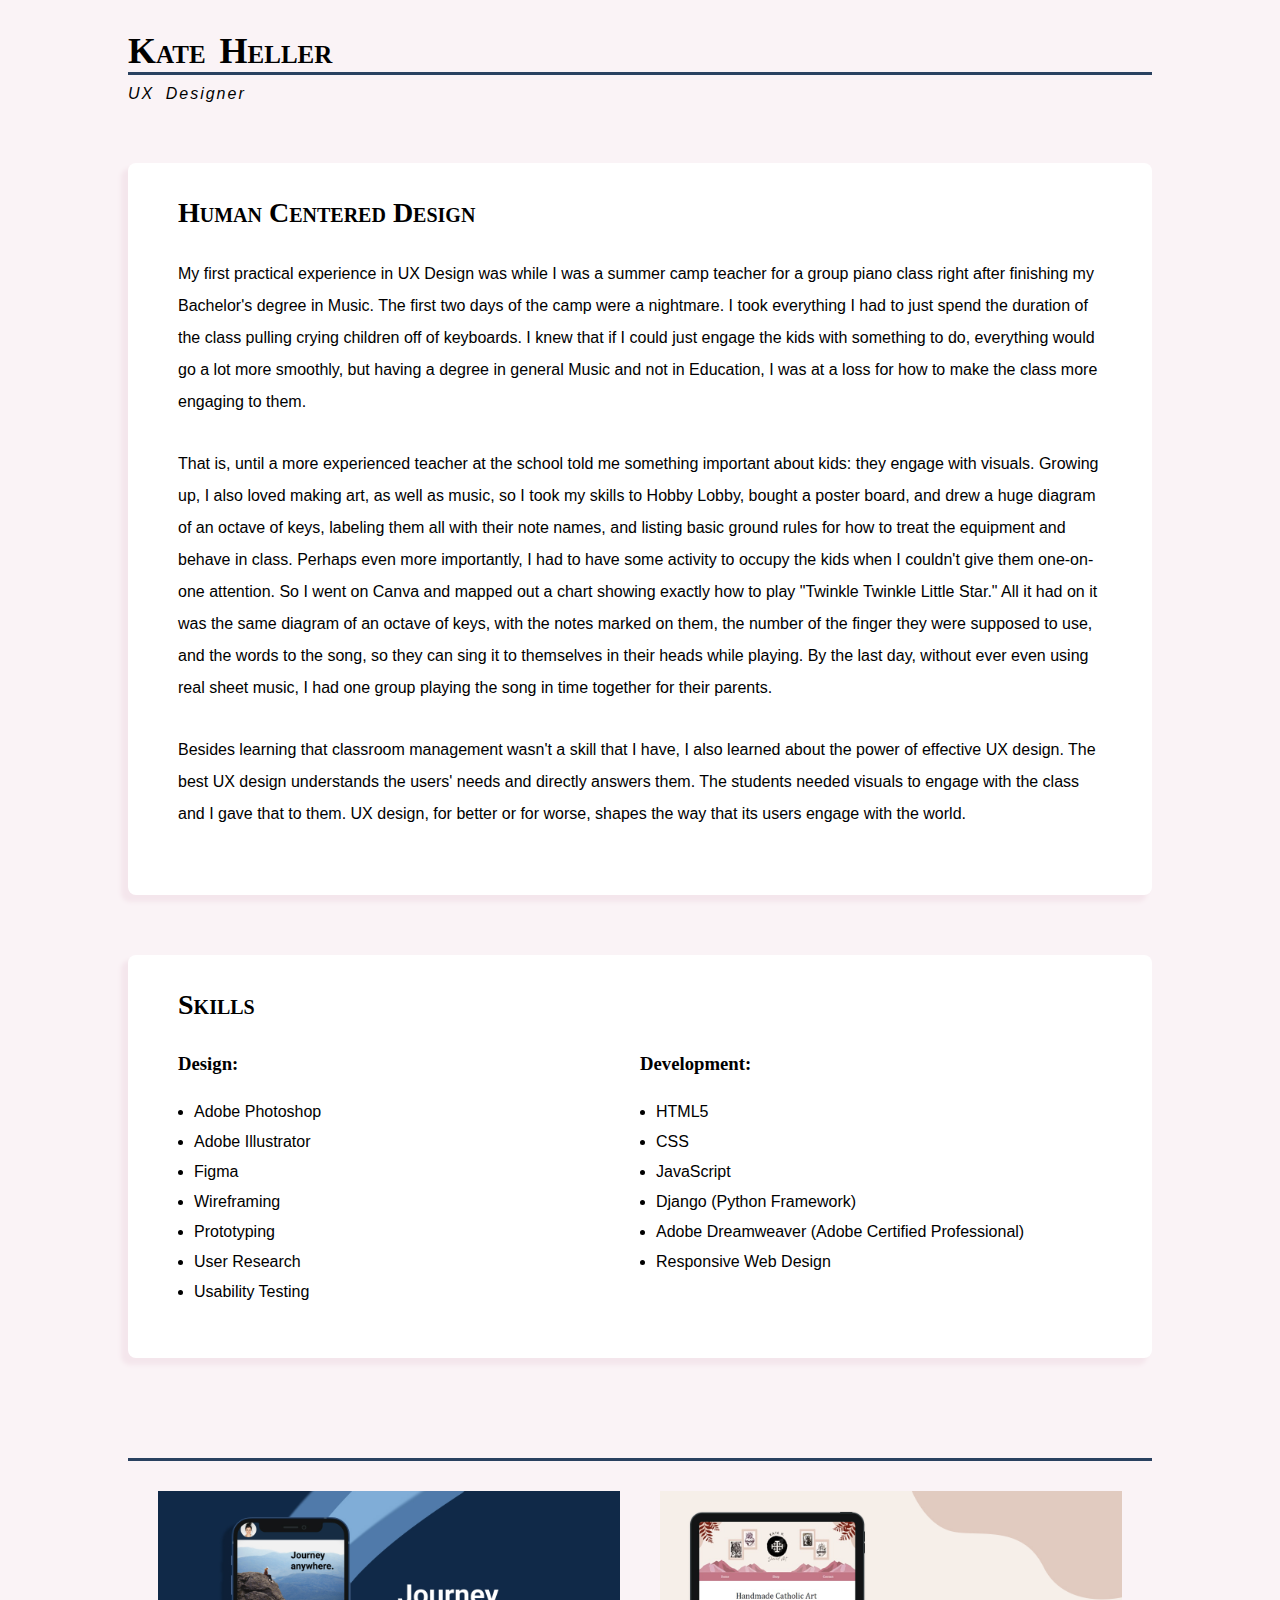
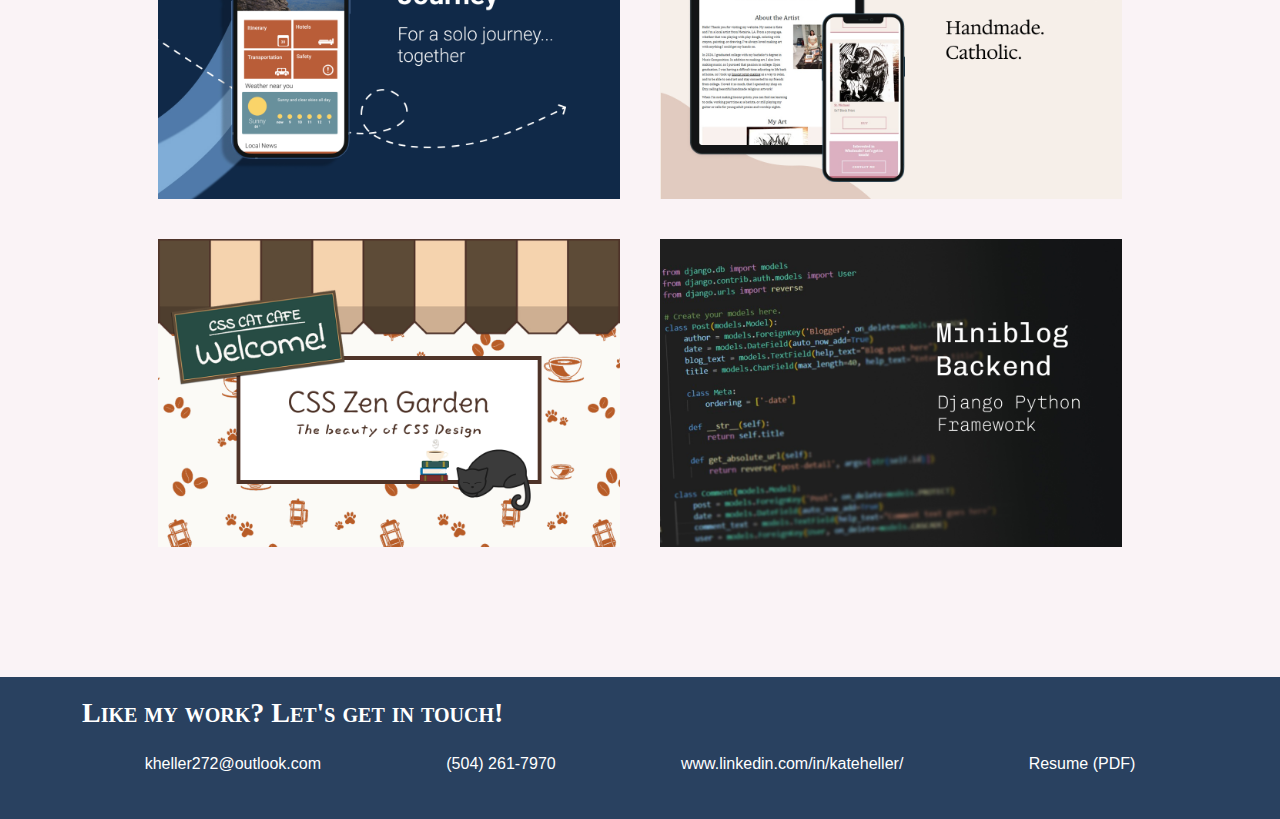
<file: index.html>
<!doctype html>
<html>
<head>
<meta charset="utf-8">
<meta name="viewport" content="width=device-width, initial-scale=1.0">
<meta property="og:title" content="Kate Heller UX Design | Portfolio">
<meta property="og:description" content="Kate Heller's unique background in art and music make her a creative, and innovative UX designer, specializing in human-centered design solutions.">
<meta property="og:image" content="https://khellerux.com/images/og_image.png">
<meta property="og:url" content="https://khellerux.com">
<meta name="twitter:card" content="summary_large_image">
<title>Kate Heller UX Design | Portfolio</title>
<link href="styles.css" rel="stylesheet" type="text/css">
	<link rel="icon" type="image/png" href="assets/favicon.png">
</head>

<body>
<header>
  <h1>Kate Heller</h1>
  <aside>UX Designer</aside>
</header>
<main>
  <section class="text">
    <div class="about">
      <h2>Human Centered Design</h2>
      <p>My first practical experience in UX Design was while I was a summer camp teacher for a group piano class right after finishing my Bachelor's degree in Music. The first two days of the camp were a nightmare. I took everything I had to just spend the duration of the class pulling crying children off of keyboards. I knew that if I could just engage the kids with something to do, everything would go a lot more smoothly, but having a degree in general Music and not in Education, I was at a loss for how to make the class more engaging to them.</p>
      <p>That is, until a more experienced teacher at the school told me something important about kids: they engage with visuals. Growing up, I also loved making art, as well as music, so I took my skills to Hobby Lobby, bought a poster board, and drew a huge diagram of an octave of keys, labeling them all with their note names, and listing basic ground rules for how to treat the equipment and behave in class. Perhaps even more importantly, I had to have some activity to occupy the kids when I couldn't give them one-on-one attention. So I went on Canva and mapped out a chart showing exactly how to play "Twinkle Twinkle Little Star." All it had on it was the same diagram of an octave of keys, with the notes marked on them, the number of the finger they were supposed to use, and the words to the song, so they can sing it to themselves in their heads while playing. By the last day, without ever even using real sheet music, I had one group playing the song in time together for their parents.</p>
      <p>Besides learning that classroom management wasn't a skill that I have, I also learned about the power of effective UX design. The best UX design understands the users' needs and directly answers them. The students needed visuals to engage with the class and I gave that to them. UX design, for better or for worse, shapes the way that its users engage with the world.</p>
    </div>
    <div class="skills">
      <h2>Skills</h2>
      <div class="skills-list">
        <div class="design-list">
          <h3>Design:</h3>
          <ul>
            <li>Adobe Photoshop</li>
            <li>Adobe Illustrator</li>
            <li>Figma</li>
            <li>Wireframing</li>
            <li>Prototyping</li>
            <li>User Research</li>
            <li>Usability Testing</li>
          </ul>
        </div>
        <div class="dev-list">
          <h3>Development:</h3>
          <ul>
            <li>HTML5</li>
            <li>CSS</li>
            <li>JavaScript</li>
            <li>Django (Python Framework)</li>
            <li>Adobe Dreamweaver (Adobe Certified Professional)</li>
            <li>Responsive Web Design</li>
          </ul>
        </div>
      </div>
    </div>
  </section>
  <section class="gallery">
    <div class="gal-img"><a href="case-studies/journey.html"><img src="images/journey-thumbnail-1.jpg" alt="Journey App Thumbnail"/></a></div>
    <div class="gal-img"><a href="case-studies/art-business.html"><img src="images/art-store-thumbnail-1.jpg" alt="Catholic Art Store Hero"/></a></div>
    <div class="gal-img"><a href="case-studies/zengarden.html"><img src="images/css-garden-thumbnail-1.jpg" alt="CSS Zen Garden Hero"/></a></div>
    <div class="gal-img"><a href="case-studies/django.html"><img src="images/mini-blog-thumbnail-1.jpg" alt="Django Backend Project Hero"/></a></div>
  </section>
</main>
<footer>
  <div class="footer-content">
    <h2>Like my work? Let's get in touch!</h2>
    <ul>
      <li> <a href="mailto:kheller272@outlook.com">kheller272@outlook.com</a></li>
      <li>(504) 261-7970</li>
      <li> <a href="https://www.linkedin.com/in/kateheller/" target="_blank" rel="noopener">www.linkedin.com/in/kateheller/</a></li>
      <li><a href="assets/Kate_Heller_Resume2026.pdf" target="_blank">Resume (PDF)</a></li>
    </ul>
  </div>
</footer>
</body>
</html>
</file>
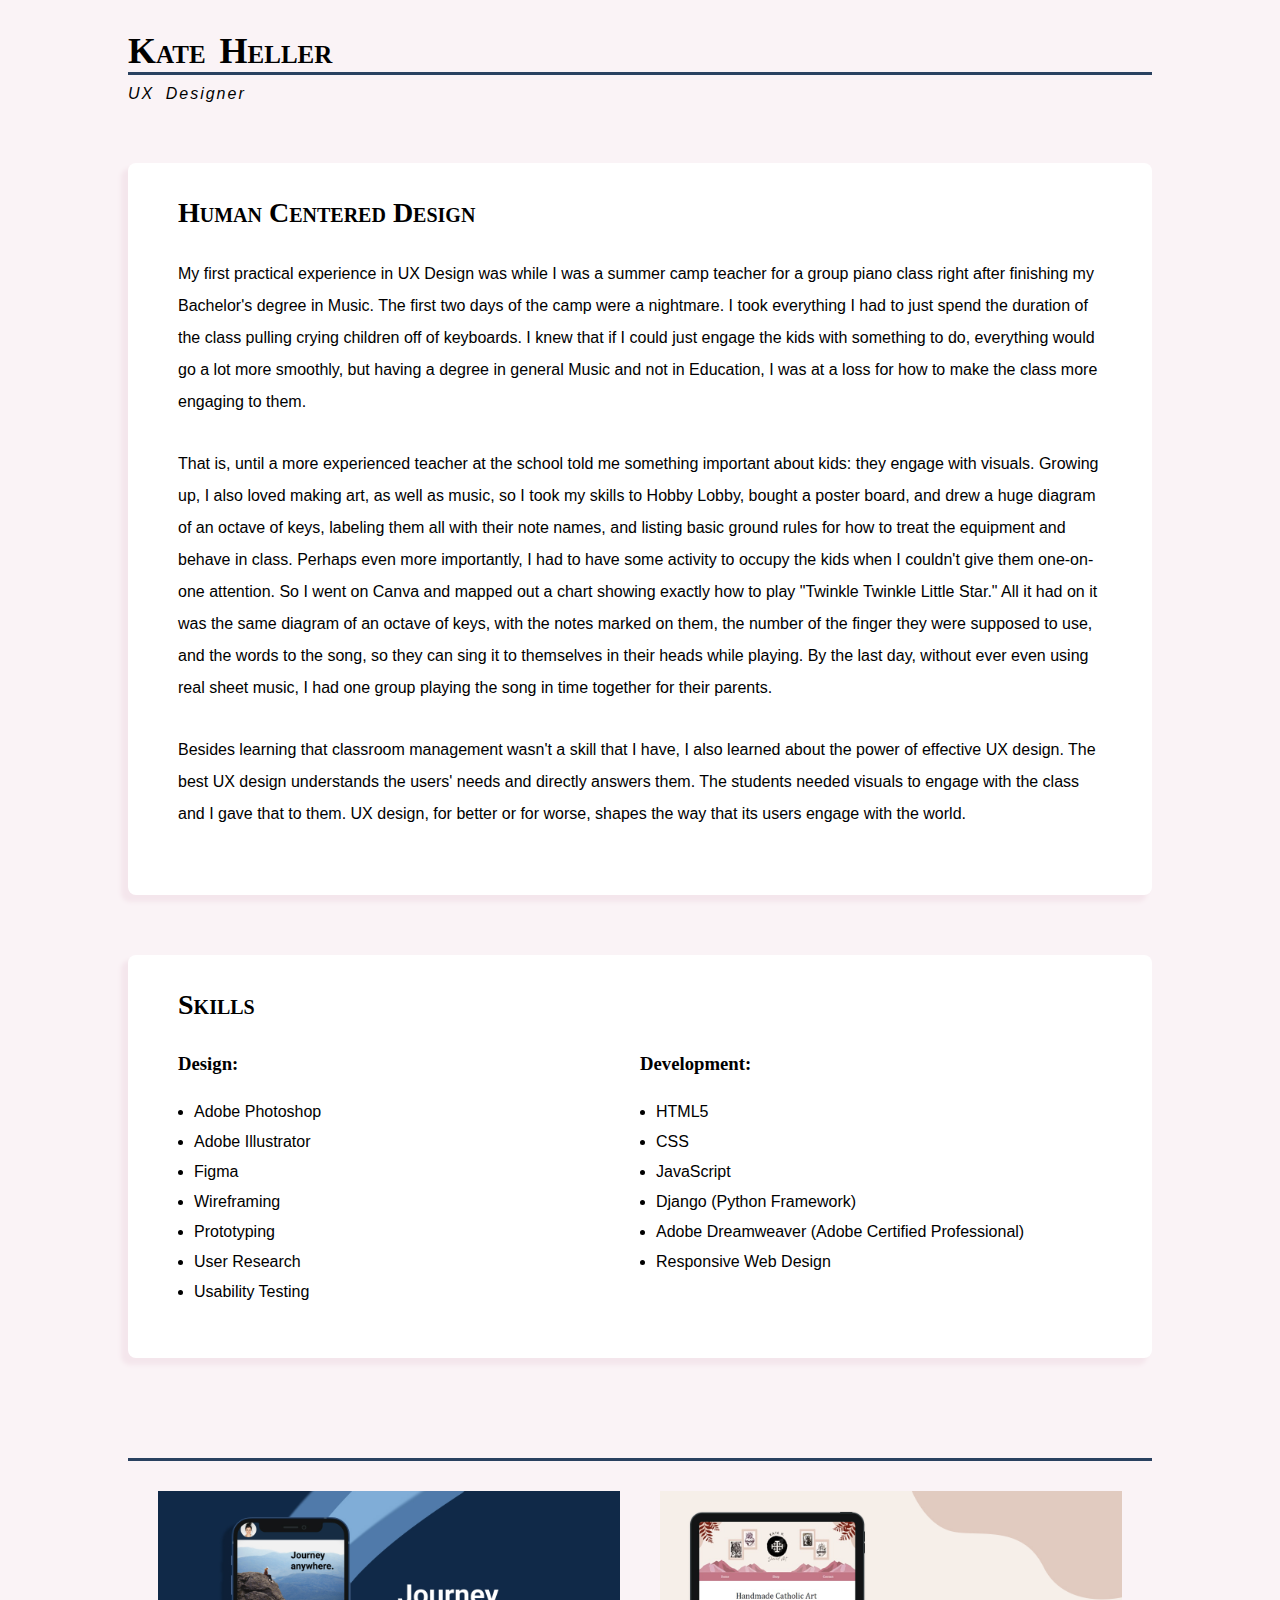
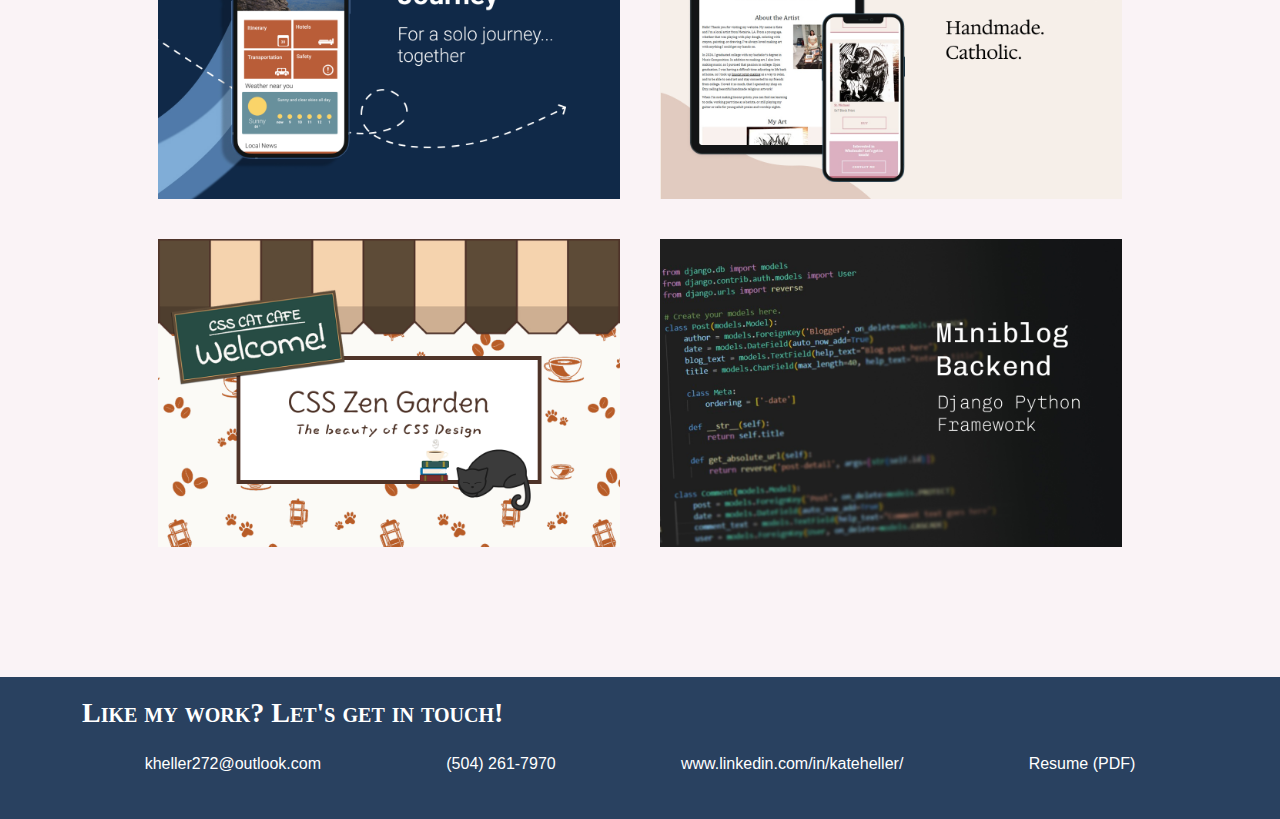
<file: Portfolio Site/index.html>
<!doctype html>
<html>
<head>
<meta charset="utf-8">
<title>Kate Heller UX Design | Portfolio</title>
<link href="styles.css" rel="stylesheet" type="text/css">
	<link rel="icon" type="image/png" href="assets/favicon.png">
</head>

<body>
<header>
  <h1>Kate Heller</h1>
  <aside>UX Designer</aside>
</header>
<main>
  <section class="text">
    <div class="about">
      <h2>Human Centered Design</h2>
      <p>My first practical experience in UX Design was while I was a summer camp teacher for a group piano class right after finishing my Bachelor's degree in Music. The first two days of the camp were a nightmare. I took everything I had to just spend the duration of the class pulling crying children off of keyboards. I knew that if I could just engage the kids with something to do, everything would go a lot more smoothly, but having a degree in general Music and not in Education, I was at a loss for how to make the class more engaging to them.</p>
      <p>That is, until a more experienced teacher at the school told me something important about kids: they engage with visuals. Growing up, I also loved making art, as well as music, so I took my skills to Hobby Lobby, bought a poster board, and drew a huge diagram of an octave of keys, labeling them all with their note names, and listing basic ground rules for how to treat the equipment and behave in class. Perhaps even more importantly, I had to have some activity to occupy the kids when I couldn't give them one-on-one attention. So I went on Canva and mapped out a chart showing exactly how to play "Twinkle Twinkle Little Star." All it had on it was the same diagram of an octave of keys, with the notes marked on them, the number of the finger they were supposed to use, and the words to the song, so they can sing it to themselves in their heads while playing. By the last day, without ever even using real sheet music, I had one group playing the song in time together for their parents.</p>
      <p>Besides learning that classroom management wasn't a skill that I have, I also learned about the power of effective UX design. The best UX design understands the users' needs and directly answers them. The students needed visuals to engage with the class and I gave that to them. UX design, for better or for worse, shapes the way that its users engage with the world.</p>
    </div>
    <div class="skills">
      <h2>Skills</h2>
      <div class="skills-list">
        <div class="design-list">
          <h3>Design:</h3>
          <ul>
            <li>Adobe Photoshop</li>
            <li>Adobe Illustrator</li>
            <li>Figma</li>
            <li>Wireframing</li>
            <li>Prototyping</li>
            <li>User Research</li>
            <li>Usability Testing</li>
          </ul>
        </div>
        <div class="dev-list">
          <h3>Development:</h3>
          <ul>
            <li>HTML5</li>
            <li>CSS</li>
            <li>JavaScript</li>
            <li>Django (Python Framework)</li>
            <li>Adobe Dreamweaver (Adobe Certified Professional)</li>
            <li>Responsive Web Design</li>
          </ul>
        </div>
      </div>
    </div>
  </section>
  <section class="gallery">
    <div class="gal-img"><a href="case-studies/journey.html"><img src="images/journey-thumbnail-1.jpg" alt="Journey App Thumbnail"/></a></div>
    <div class="gal-img"><a href="case-studies/art-business.html"><img src="images/art-store-thumbnail-1.jpg" alt="Catholic Art Store Hero"/></a></div>
    <div class="gal-img"><a href="case-studies/zengarden.html"><img src="images/css-garden-thumbnail-1.jpg" alt="CSS Zen Garden Hero"/></a></div>
    <div class="gal-img"><a href="case-studies/django.html"><img src="images/mini-blog-thumbnail-1.jpg" alt="Django Backend Project Hero"/></a></div>
  </section>
</main>
<footer>
  <div class="footer-content">
    <h2>Like my work? Let's get in touch!</h2>
    <ul>
      <li> <a href="mailto:kheller272@outlook.com">kheller272@outlook.com</a></li>
      <li>(504) 261-7970</li>
      <li> <a href="https://www.linkedin.com/in/kateheller/" target="_blank" rel="noopener">www.linkedin.com/in/kateheller/</a></li>
      <li><a href="assets/Kate_Heller_Resume2026.pdf" target="_blank">Resume (PDF)</a></li>
    </ul>
  </div>
</footer>
</body>
</html>
</file>
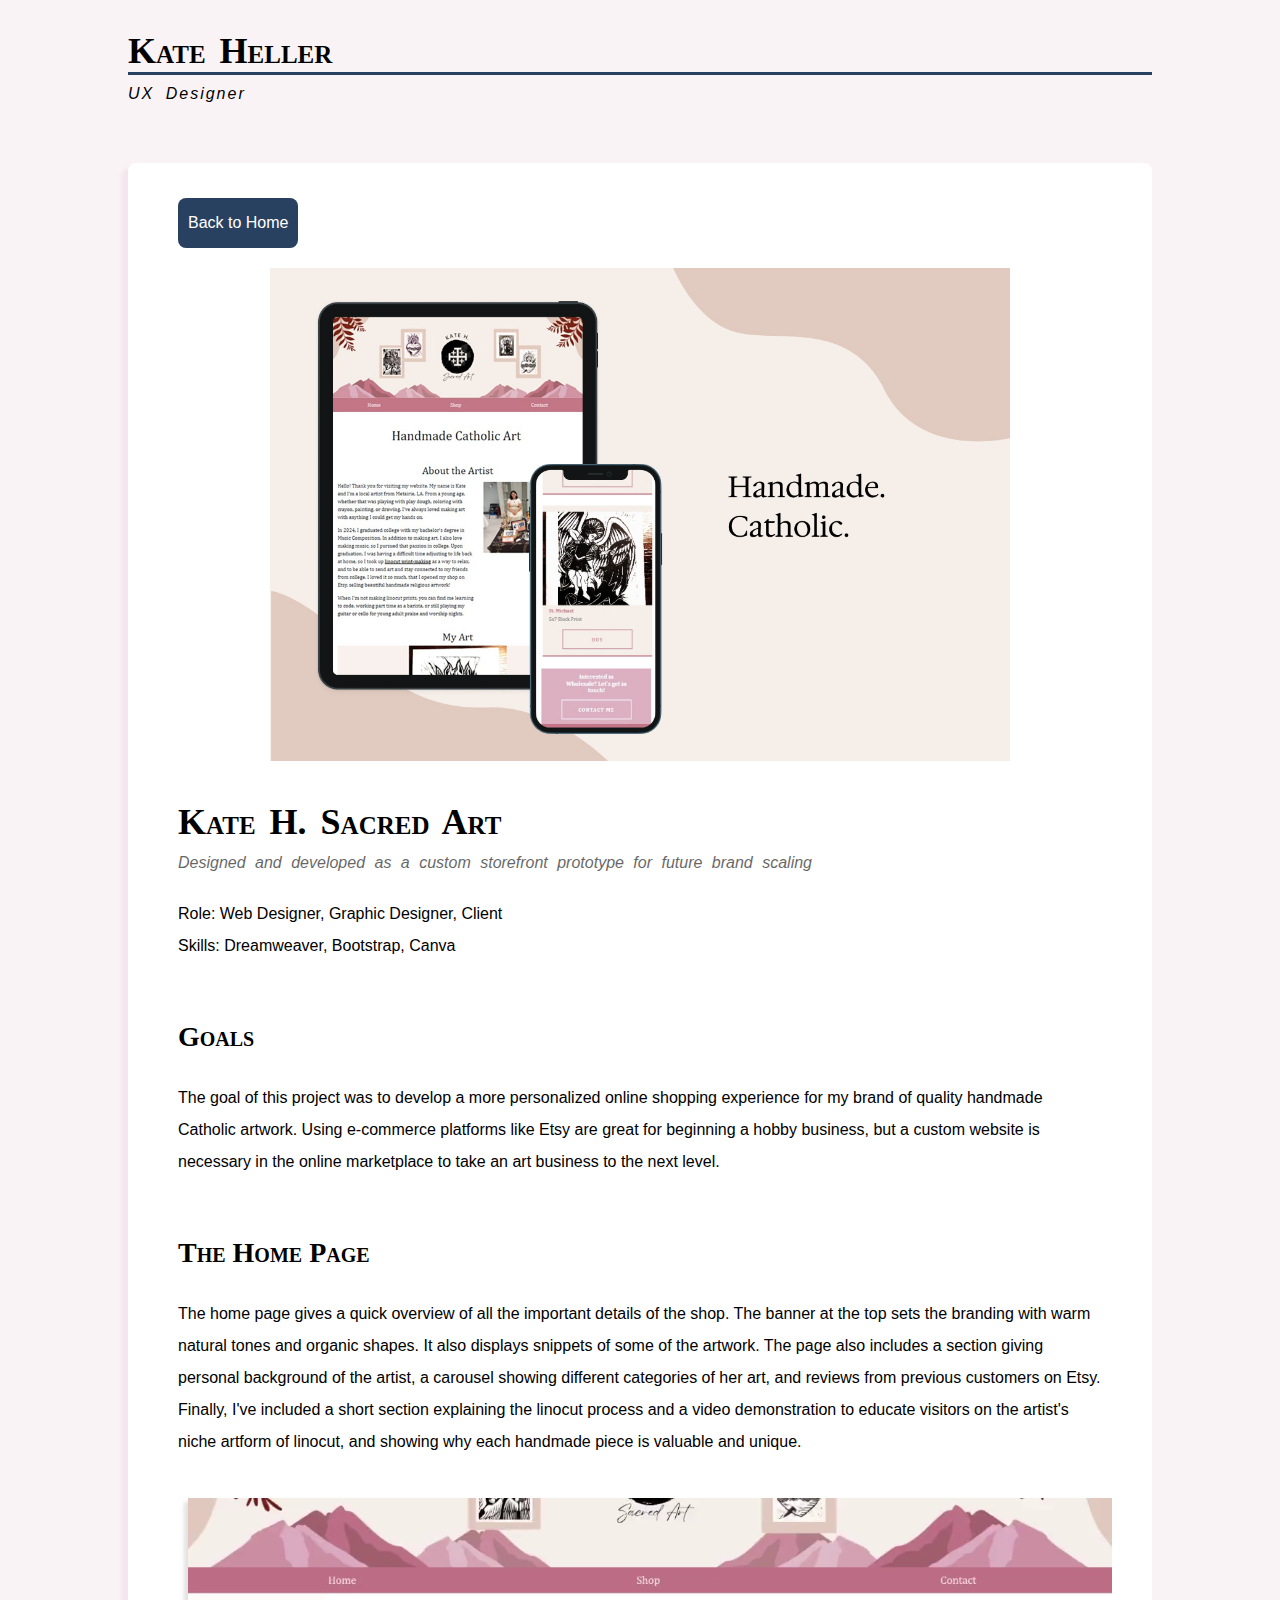
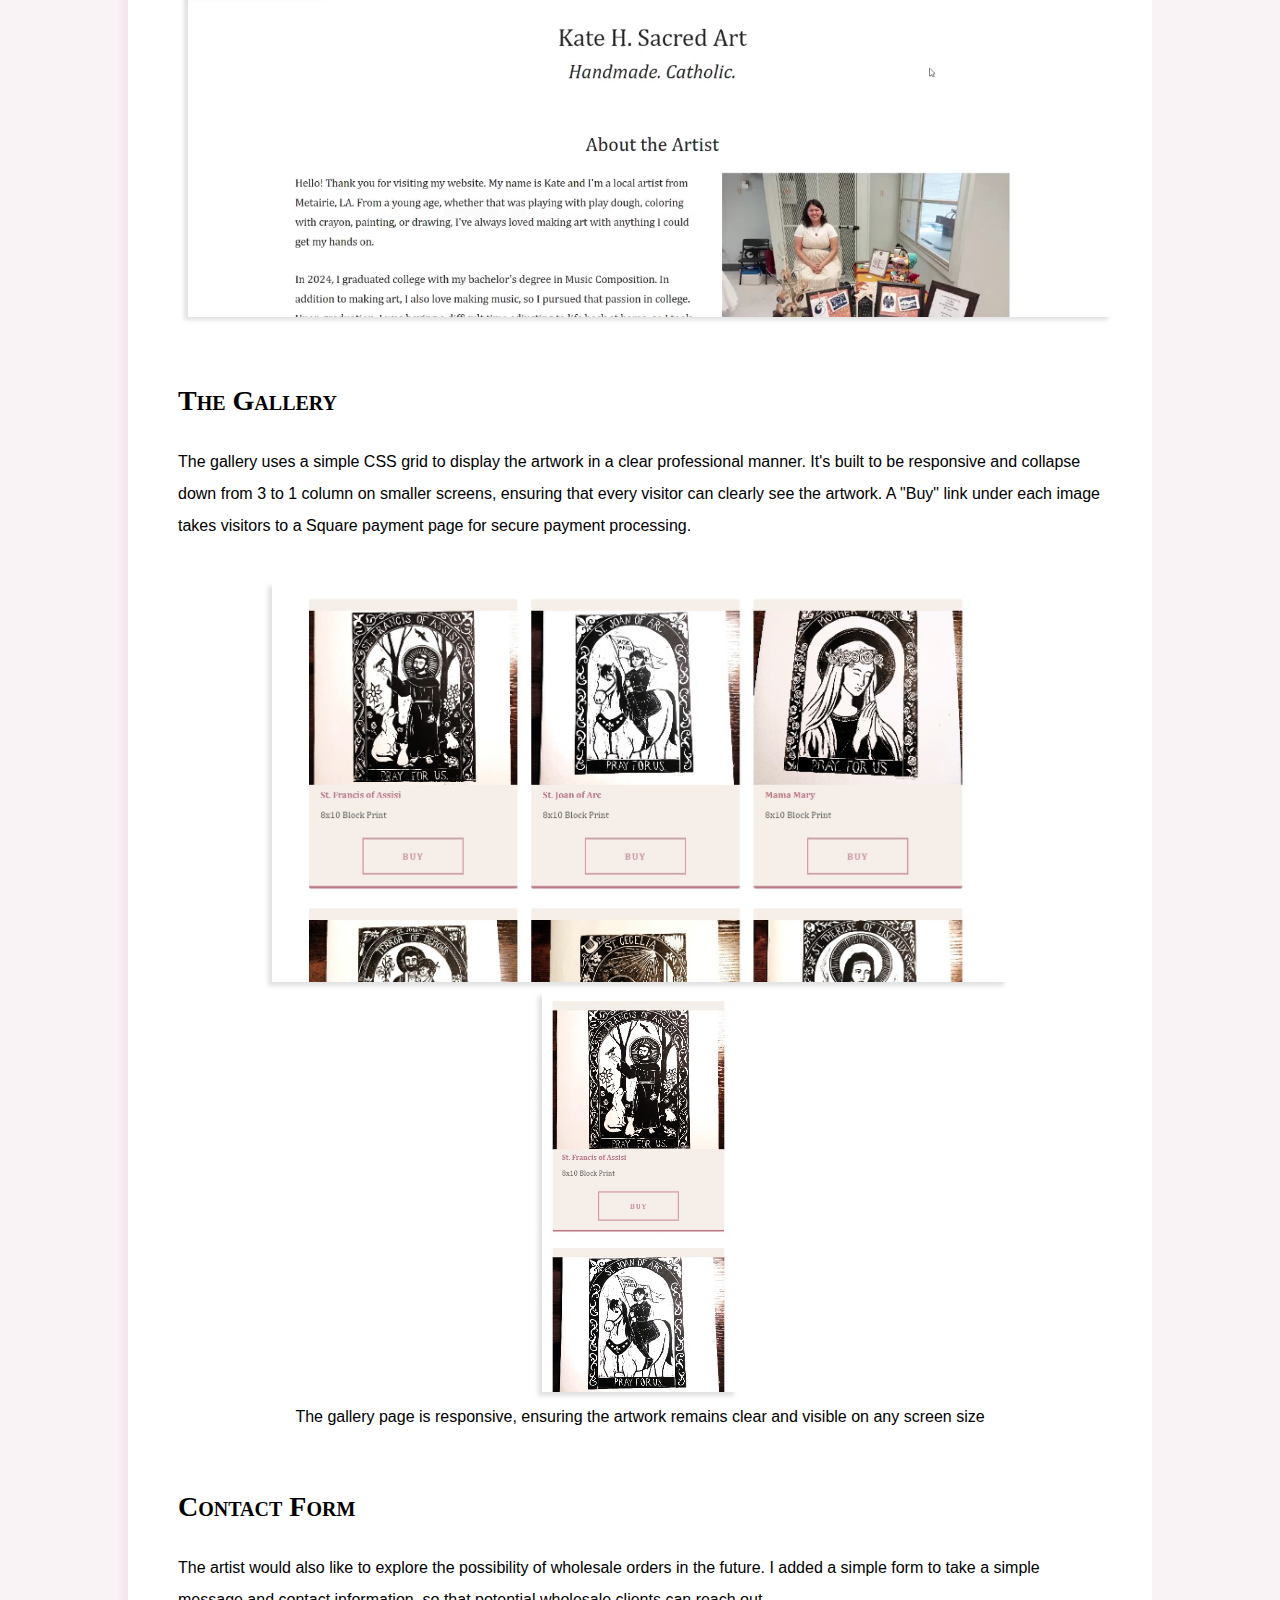
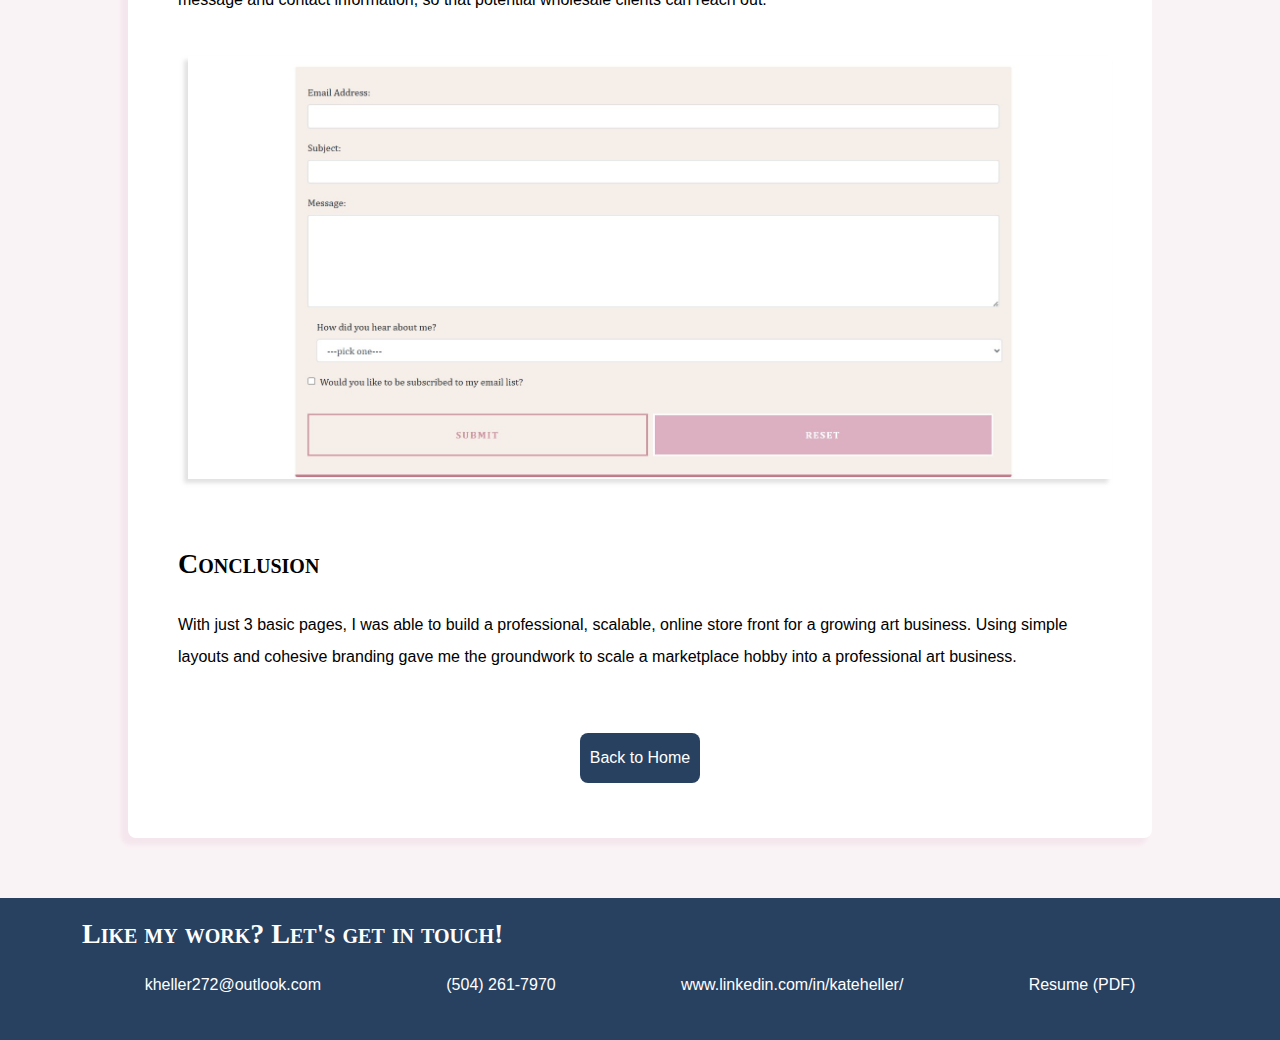
<file: case-studies/art-business.html>
<!doctype html>
<html><!-- InstanceBegin template="/Templates/case-study-template.dwt" codeOutsideHTMLIsLocked="false" -->
<head>
<meta charset="utf-8">
<!-- InstanceBeginEditable name="doctitle" -->
<title>Kate Heller UX Design | Art Business Case Study</title>
<!-- InstanceEndEditable -->
<link href="../styles.css" rel="stylesheet" type="text/css">
	<link rel="icon" type="image/png" href="../assets/favicon.png">
<!-- InstanceBeginEditable name="head" --><meta name="viewport" content="width=device-width, initial-scale=1.0">
<meta property="og:title" content="Kate Heller UX Design | Portfolio">
<meta property="og:description" content="Kate Heller's unique background in art and music make her a creative, and innovative UX designer, specializing in human-centered design solutions.">
<meta property="og:image" content="https://khellerux.com/images/og_image.png">
<meta property="og:url" content="https://khellerux.com">
<meta name="twitter:card" content="summary_large_image">
<!-- InstanceEndEditable -->
</head>

<body>
<header>
	<div class="logo"><a href="../index.html">Kate Heller</a></div>
    <aside>UX Designer</aside>
  </header>
<main>
  <!-- InstanceBeginEditable name="EditRegion3" -->
  <section class="case-study">
	  <div><a class="button" href="../index.html">Back to Home</a></div>
    <div class="thumbnail"><img src="../images/art-store-thumbnail-1.jpg" alt="Catholic Art Store Hero" class="thumbnail-img"></div>
	<div class="project-intro study-section">
		<h1>Kate H. Sacred Art</h1>
		<aside>Designed and developed as a custom storefront prototype for future brand scaling</aside>
		<div class="summary">
        <div class="role">
          <p>Role: Web Designer, Graphic Designer, Client</p>
          <p>Skills: Dreamweaver, Bootstrap, Canva</p>
        </div>
      </div>
	</div>
    <div class="study-section goals">
      <h2>Goals</h2>
      <p>The goal of this project was to develop a more personalized online shopping experience for my brand of quality handmade Catholic artwork. Using e-commerce platforms like Etsy are great for beginning a hobby business, but a custom website is necessary in the online marketplace to take an art business to the next level.</p>
    </div>
	<div class="home-page study-section">
	  <h2>The Home Page</h2>
		<p>The home page gives a quick overview of all the important details of the shop. The banner at the top sets the branding with warm natural tones and organic shapes. It also displays snippets of some of the artwork. The page also includes a section giving personal background of the artist, a carousel showing different categories of her art, and reviews from previous customers on Etsy. Finally, I've included a short section explaining the linocut process and a video demonstration to educate visitors on the artist's niche artform of linocut, and showing why each handmade piece is valuable and unique.</p>
        <figure class="study-img">
          <video autoplay loop muted playsinline >
            <source src="../images/art-store/homepage.mp4" type="video/mp4">
          </video>
        </figure>
	</div>
	<div class="gallery-section study-section">
		<h2>The Gallery</h2>
		<p>The gallery uses a simple CSS grid to display the artwork in a clear professional manner. It's built to be responsive and collapse down from 3 to 1 column on smaller screens, ensuring that every visitor can clearly see the artwork. A "Buy" link under each image takes visitors to a Square payment page for secure payment processing.</p>
		<figure class="study-img"><img src="../images/art-store/gallery-wide.jpg" alt="Gallery Page with 3 columns"><img src="../images/art-store/gallery-mobile.jpg" alt="Gallery Page with 1 column">
		  <figcaption>The gallery page is responsive, ensuring the artwork remains clear and visible on any screen size</figcaption>
	  </figure>
	</div>
	<div class="contact-page study-section">
		<h2>Contact Form</h2>
	  <p>The artist would also like to explore the possibility of wholesale orders in the future. I added a simple form to take a simple message and contact information, so that potential wholesale clients can reach out.</p>
		<figure class="study-img">
		<img src="../images/art-store/form.jpg" alt="Contact form for art businesss"></figure>
	</div>
	<div class="conclusion study-section">
	  <h2>Conclusion</h2>
		<p>With just 3 basic pages, I was able to build a professional, scalable, online store front for a growing art business. Using simple layouts and cohesive branding gave me the groundwork to scale a marketplace hobby into a professional art business.</p>
	</div>
	  <div class="bottom-home"><a class="button" href="../index.html">Back to Home</a></div>
  </section>
<!-- InstanceEndEditable --> </main>
<footer>
  <div class="footer-content">
    <h2>Like my work? Let's get in touch!</h2>
    <ul>
      <li> <a href="mailto:kheller272@outlook.com">kheller272@outlook.com</a></li>
      <li>(504) 261-7970</li>
      <li> <a href="https://www.linkedin.com/in/kateheller/" target="_blank">www.linkedin.com/in/kateheller/</a></li>
      <li><a href="assets/Kate_Heller_Resume2026.pdf" target="_blank">Resume (PDF)</a></li>
    </ul>
  </div>
</footer>
</body>
<!-- InstanceEnd --></html>
</file>
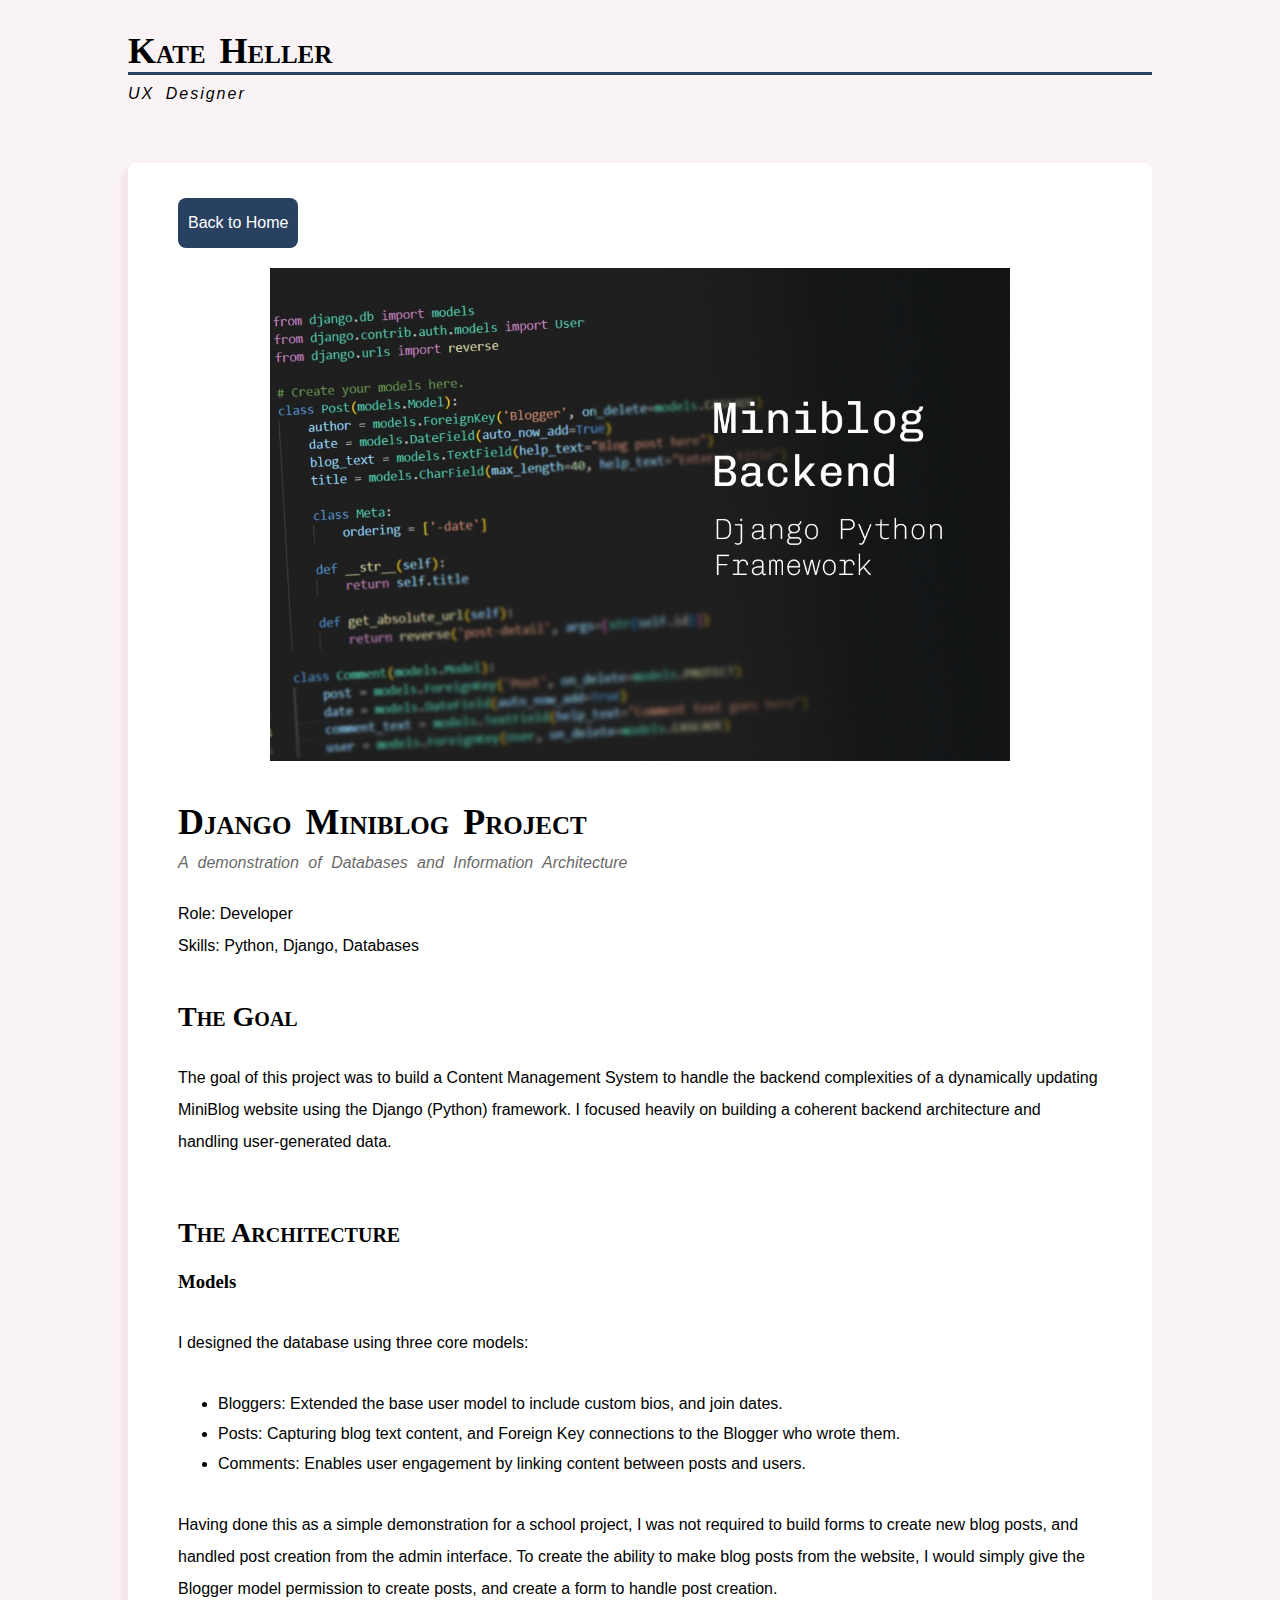
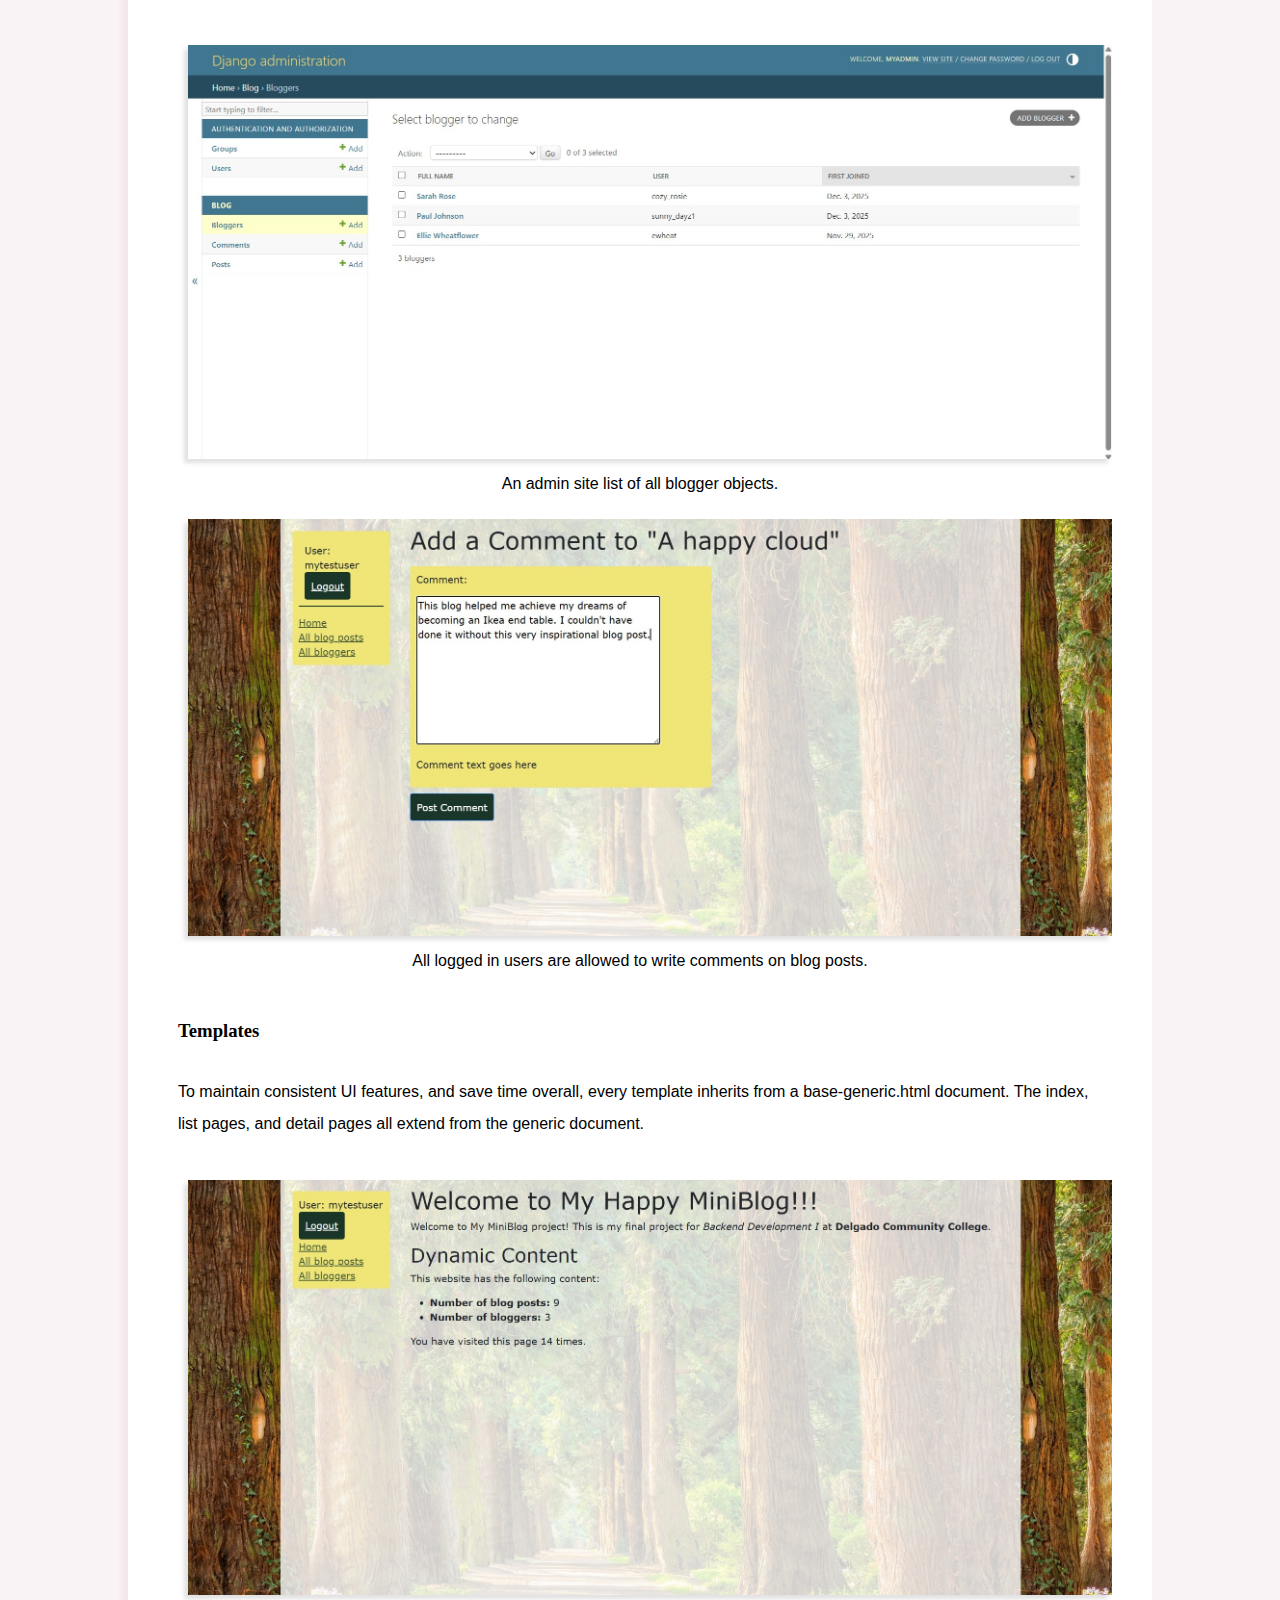
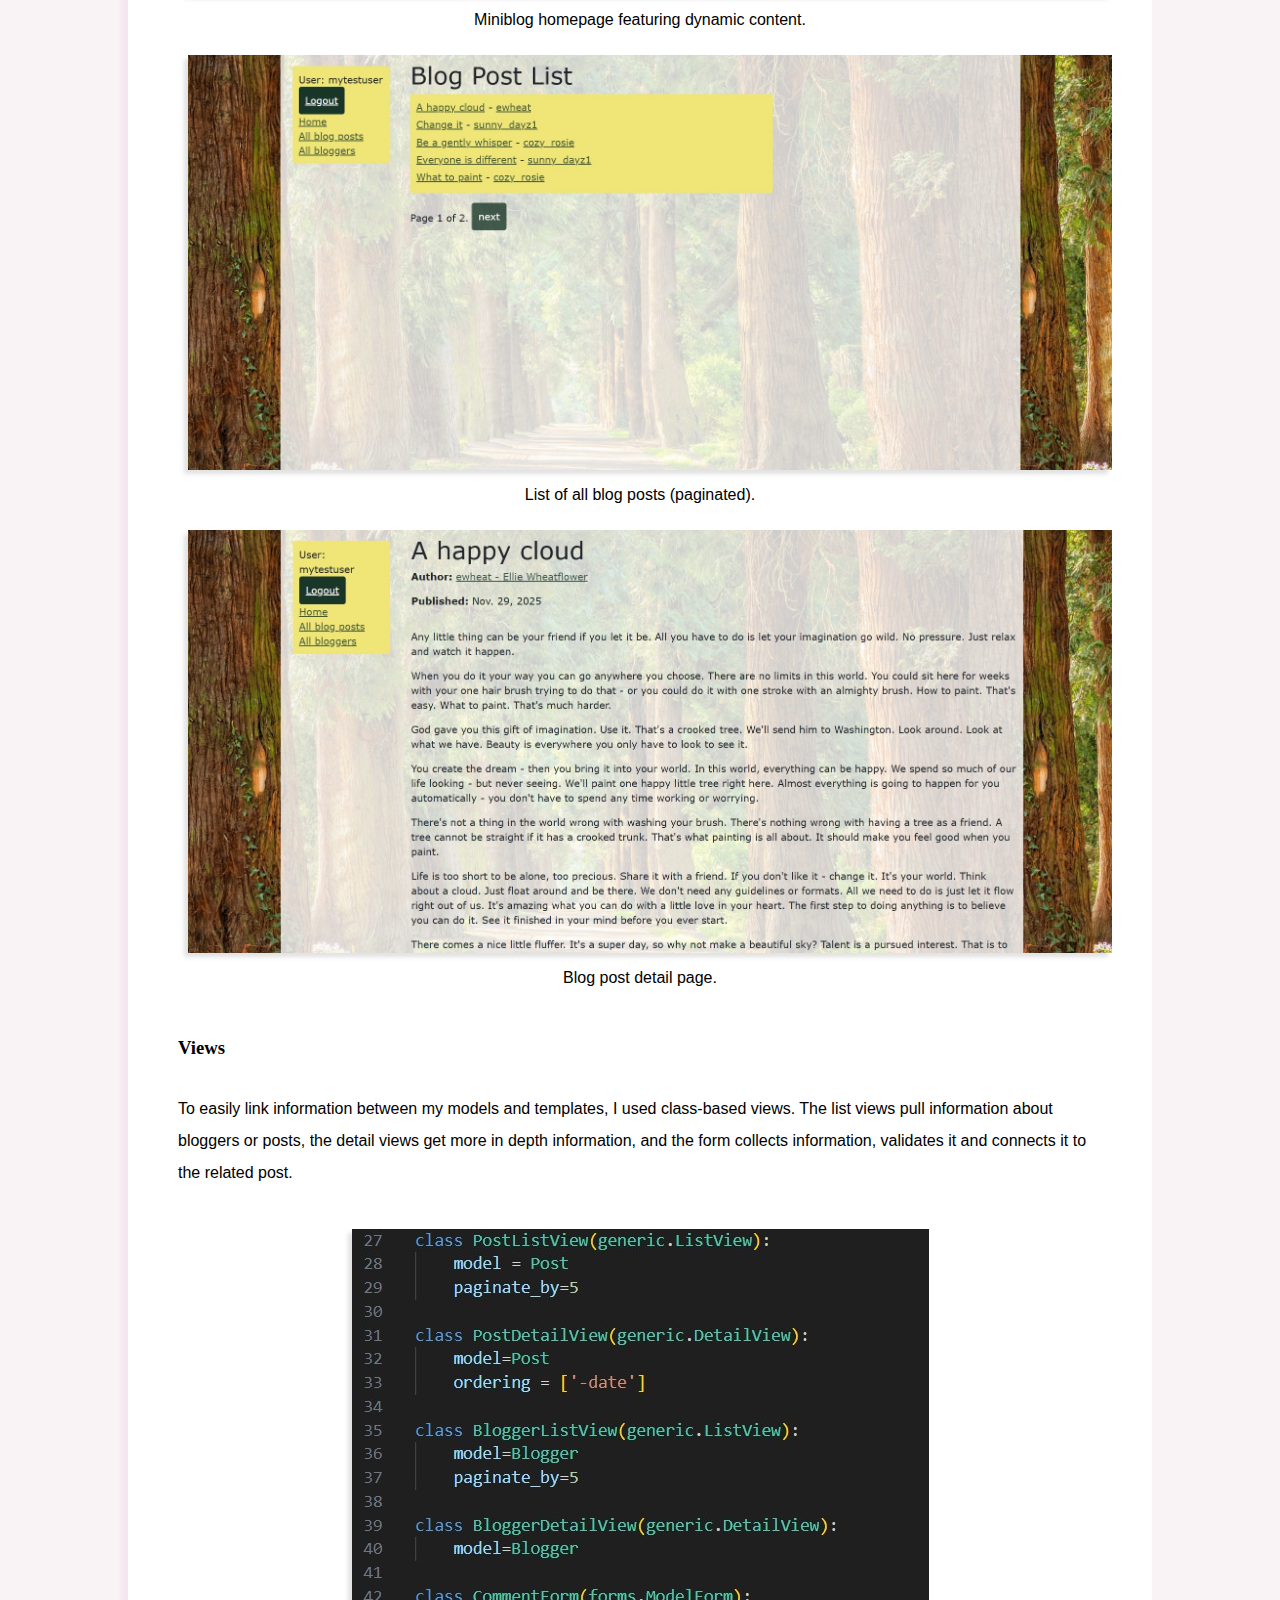
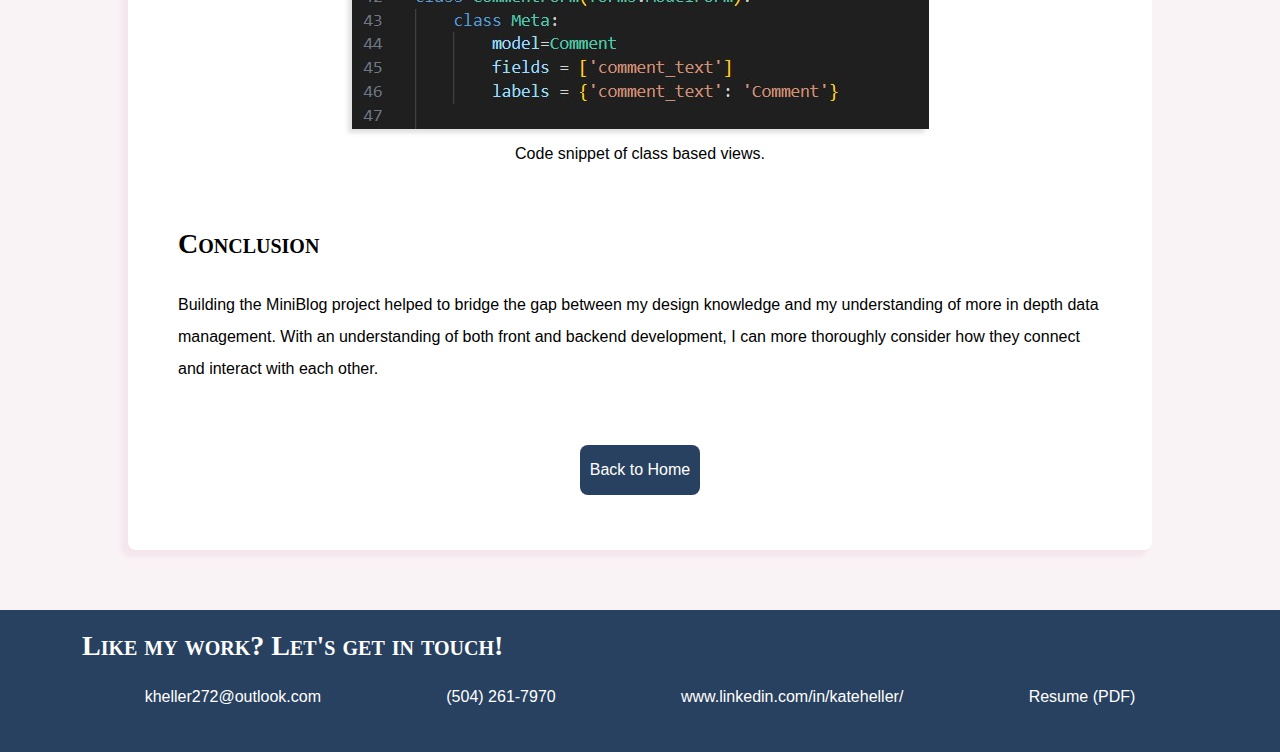
<file: case-studies/django.html>
<!doctype html>
<html><!-- InstanceBegin template="/Templates/case-study-template.dwt" codeOutsideHTMLIsLocked="false" -->
<head>
<meta charset="utf-8">
<!-- InstanceBeginEditable name="doctitle" -->
<title>Kate Heller UX Design | Django Miniblog Case Study</title>
<!-- InstanceEndEditable -->
<link href="../styles.css" rel="stylesheet" type="text/css">
	<link rel="icon" type="image/png" href="../assets/favicon.png">
<!-- InstanceBeginEditable name="head" -->
<meta name="viewport" content="width=device-width, initial-scale=1.0">
<meta property="og:title" content="Kate Heller UX Design | Portfolio">
<meta property="og:description" content="Kate Heller's unique background in art and music make her a creative, and innovative UX designer, specializing in human-centered design solutions.">
<meta property="og:image" content="https://khellerux.com/images/og_image.png">
<meta property="og:url" content="https://khellerux.com">
<meta name="twitter:card" content="summary_large_image">
<!-- InstanceEndEditable -->
</head>

<body>
<header>
	<div class="logo"><a href="../index.html">Kate Heller</a></div>
    <aside>UX Designer</aside>
  </header>
<main>
  <!-- InstanceBeginEditable name="EditRegion3" -->
  <section class="case-study">
	  <div><a class="button" href="../index.html">Back to Home</a></div>
	<div class="thumbnail">
	  <img src="../images/mini-blog-thumbnail-1.jpg" alt="Django Backend Project Hero" class="thumbnail-img">
	  </div>
    <div class="project-intro study-section">
      <h1>Django Miniblog Project</h1>
      <aside>A demonstration of Databases and Information Architecture</aside>
		<div class="summary">
        <div class="role">
          <p>Role: Developer</p>
          <p>Skills: Python, Django, Databases</p>
        </div>
      </div>
      <h2>The Goal</h2>
      <p>The goal of this project was to build a Content Management System to handle the backend complexities of a dynamically updating MiniBlog website using the Django (Python) framework. I focused heavily on building a coherent backend architecture and handling user-generated data.</p>
    </div>
	<div class="architecture study-section">
    <h2>The Architecture</h2>
    <div class="models">
      <h3>Models</h3>
      <p>I designed the database using three core models:</p>
      <ul>
        <li>Bloggers: Extended the base user model to include custom bios, and join dates.        </li>
        <li>Posts: Capturing blog text content, and Foreign Key connections to the Blogger who wrote them.        </li>
        <li>Comments: Enables user engagement by linking content between posts and users.
        </li>
      </ul>
      <p>Having done this as a simple demonstration for a school project, I was not required to build forms to create new blog posts, and handled post creation from the admin interface. To create the ability to make blog posts from the website, I would simply give the Blogger model permission to create posts, and create a form to handle post creation.</p>
		<figure class="study-img"><img src="../images/miniblog/miniblog-admin-site.jpg" alt="Administration site"><figcaption>An admin site list of all blogger objects.</figcaption><img src="../images/miniblog/miniblog-comment-form.jpg" alt="Comment form"><figcaption>All logged in users are allowed to write comments on blog posts.</figcaption></figure>
    </div>
    <div class="templates">
      <h3>Templates</h3>
      <p>To maintain consistent UI features, and save time overall, every template inherits from a base-generic.html document. The index, list pages, and detail pages all extend from the generic document.</p>
		<figure class="study-img"><img src="../images/miniblog/miniblog-home.jpg" alt="Miniblog homepage"><figcaption>Miniblog homepage featuring dynamic content.</figcaption><img src="../images/miniblog/miniblog-postlist.jpg" alt="List of blog posts"><figcaption>List of all blog posts (paginated).</figcaption>
		<img src="../images/miniblog/minblog-postdetail.jpg" alt="Blogger detail page"><figcaption>Blog post detail page.</figcaption></figure>
    </div>
    <div class="views">
      <h3>Views</h3>
      <p>To easily link information between my models and templates, I used class-based views. The list views pull information about bloggers or posts, the detail views get more in depth information, and the form collects information, validates it and connects it to the related post.</p>
		<figure class="study-img"><img src="../images/miniblog/miniblog-views.jpg" alt="Code snippet of views"><figcaption>Code snippet of class based views.</figcaption></figure>
	  </div>
	</div>
	  <div class="conclusion study-section">
      <h2>Conclusion</h2>
      <p>Building the MiniBlog project helped to bridge the gap between my design knowledge and my understanding of more in depth data management. With an understanding of both front and backend development, I can more thoroughly consider how they connect and interact with each other.</p>
    </div>
	  <div class="bottom-home"><a class="button" href="../index.html">Back to Home</a></div>
  </section>
<!-- InstanceEndEditable --> </main>
<footer>
  <div class="footer-content">
    <h2>Like my work? Let's get in touch!</h2>
    <ul>
      <li> <a href="mailto:kheller272@outlook.com">kheller272@outlook.com</a></li>
      <li>(504) 261-7970</li>
      <li> <a href="https://www.linkedin.com/in/kateheller/" target="_blank">www.linkedin.com/in/kateheller/</a></li>
      <li><a href="assets/Kate_Heller_Resume2026.pdf" target="_blank">Resume (PDF)</a></li>
    </ul>
  </div>
</footer>
</body>
<!-- InstanceEnd --></html>
</file>
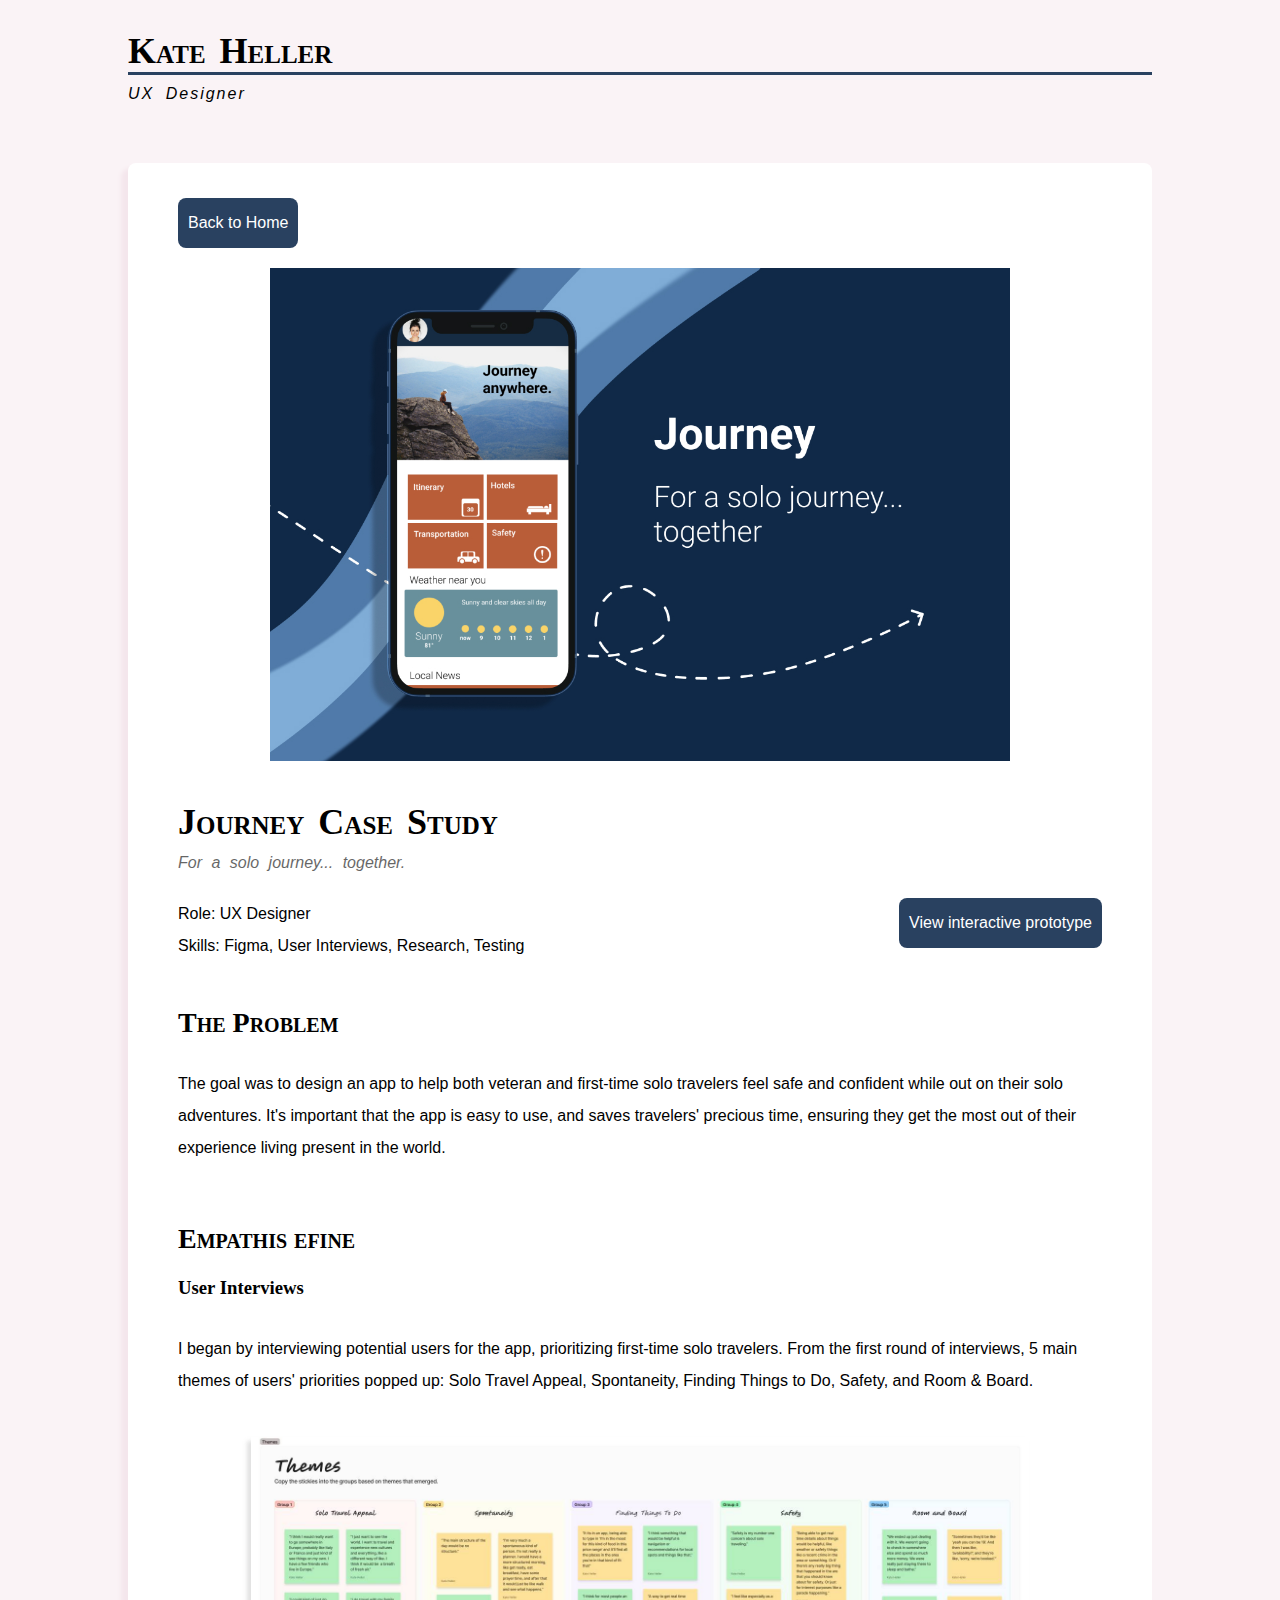
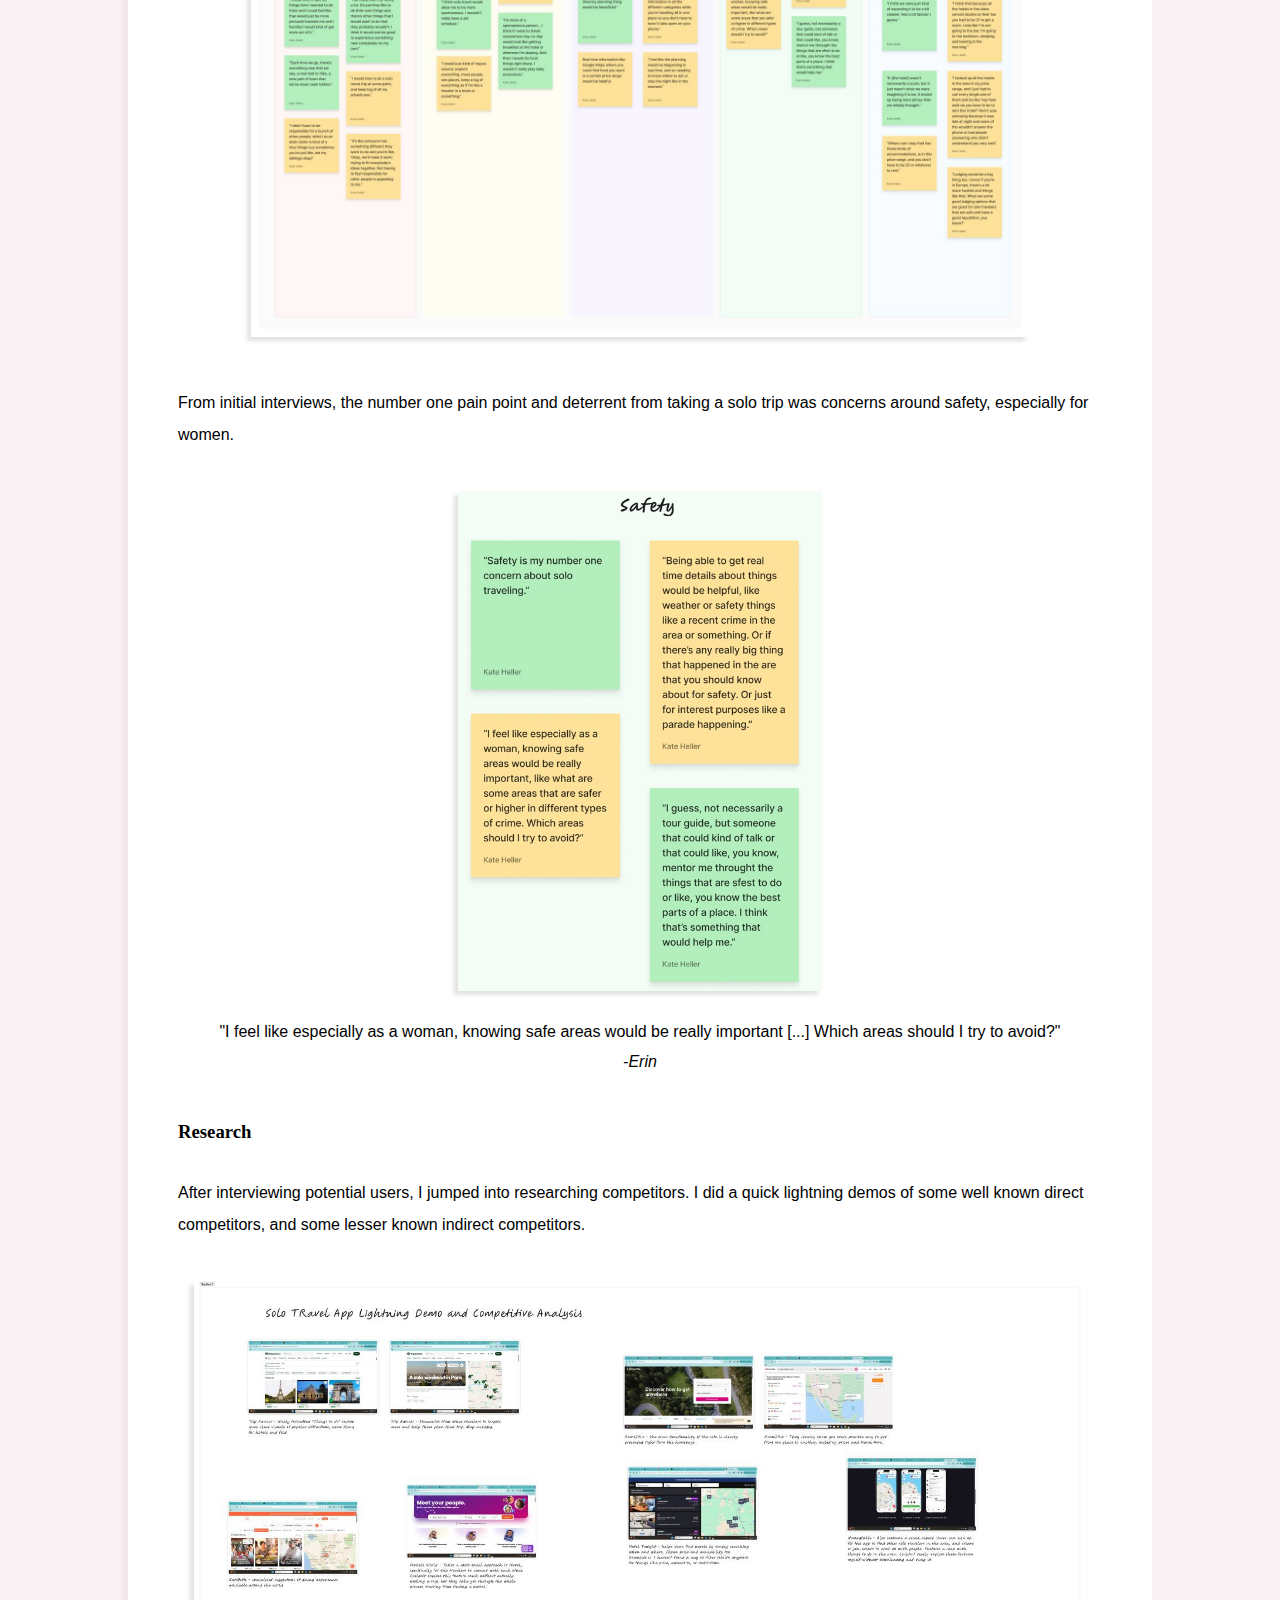
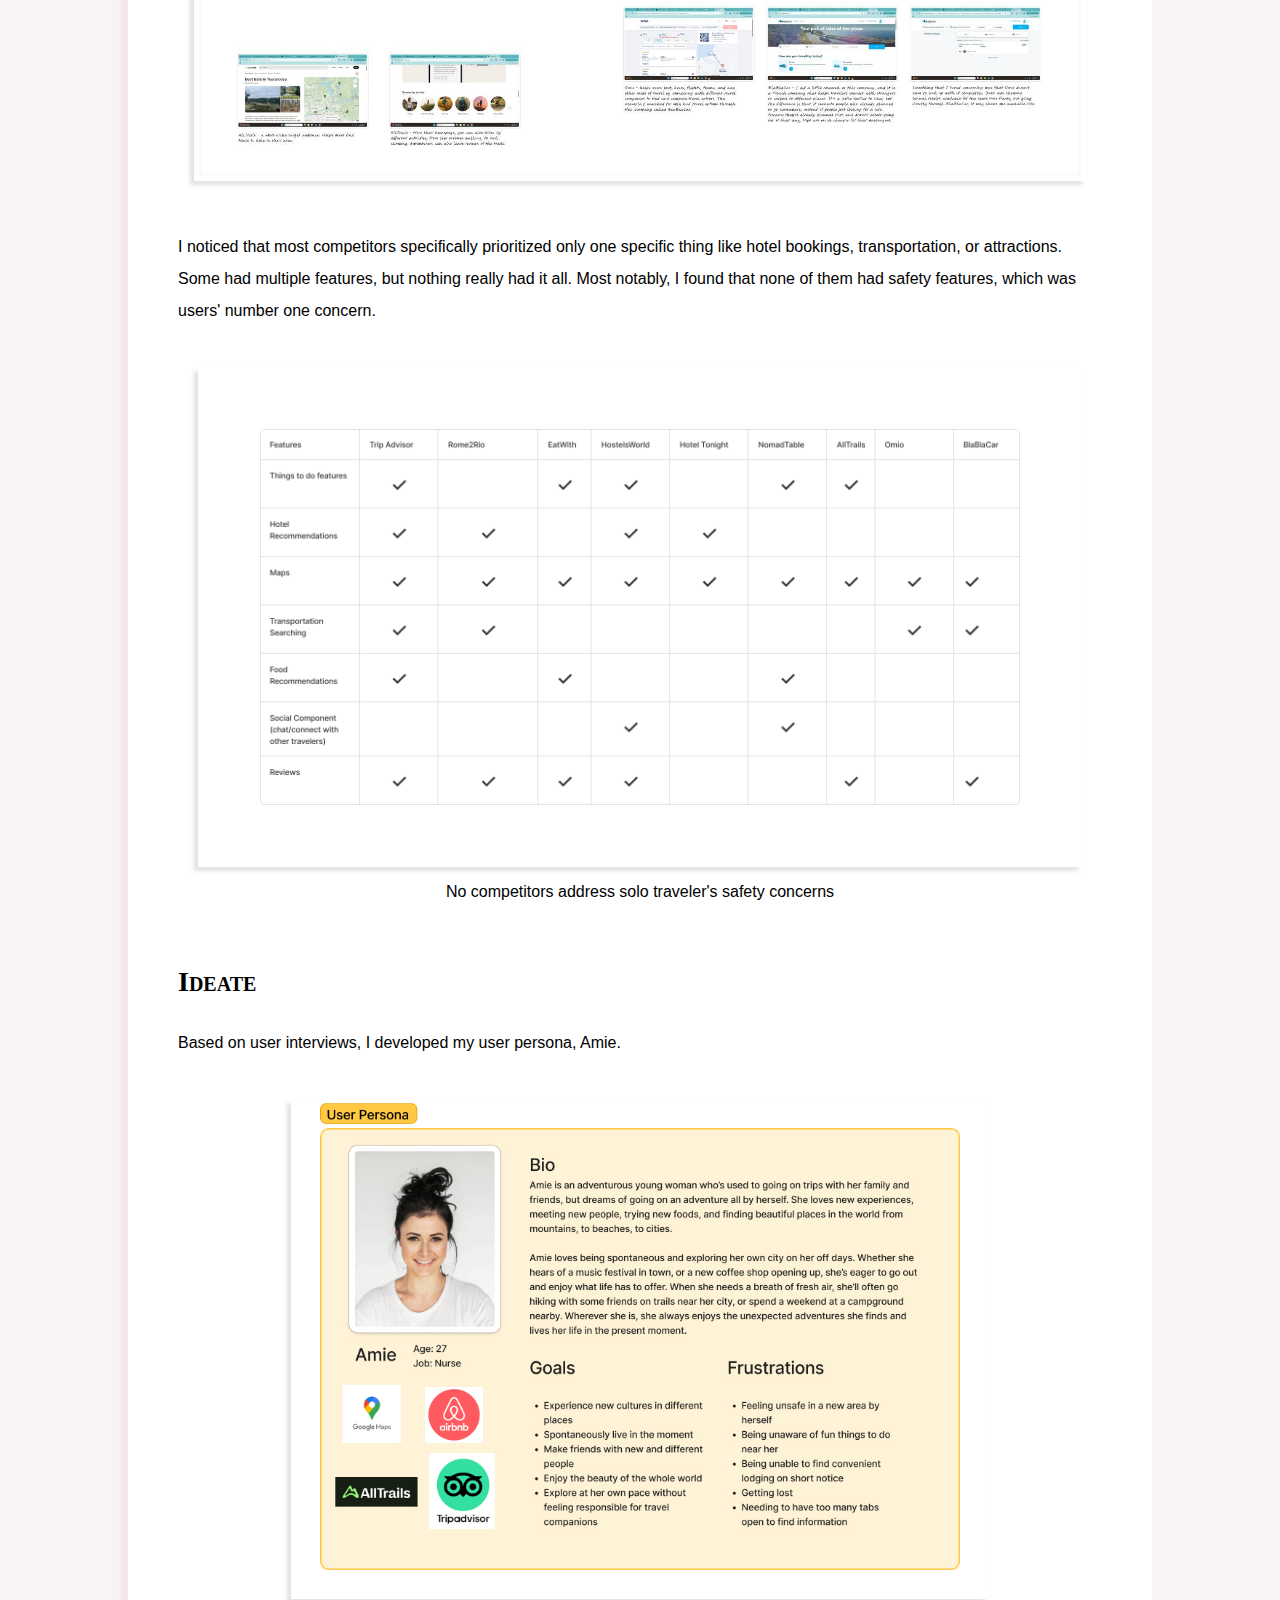
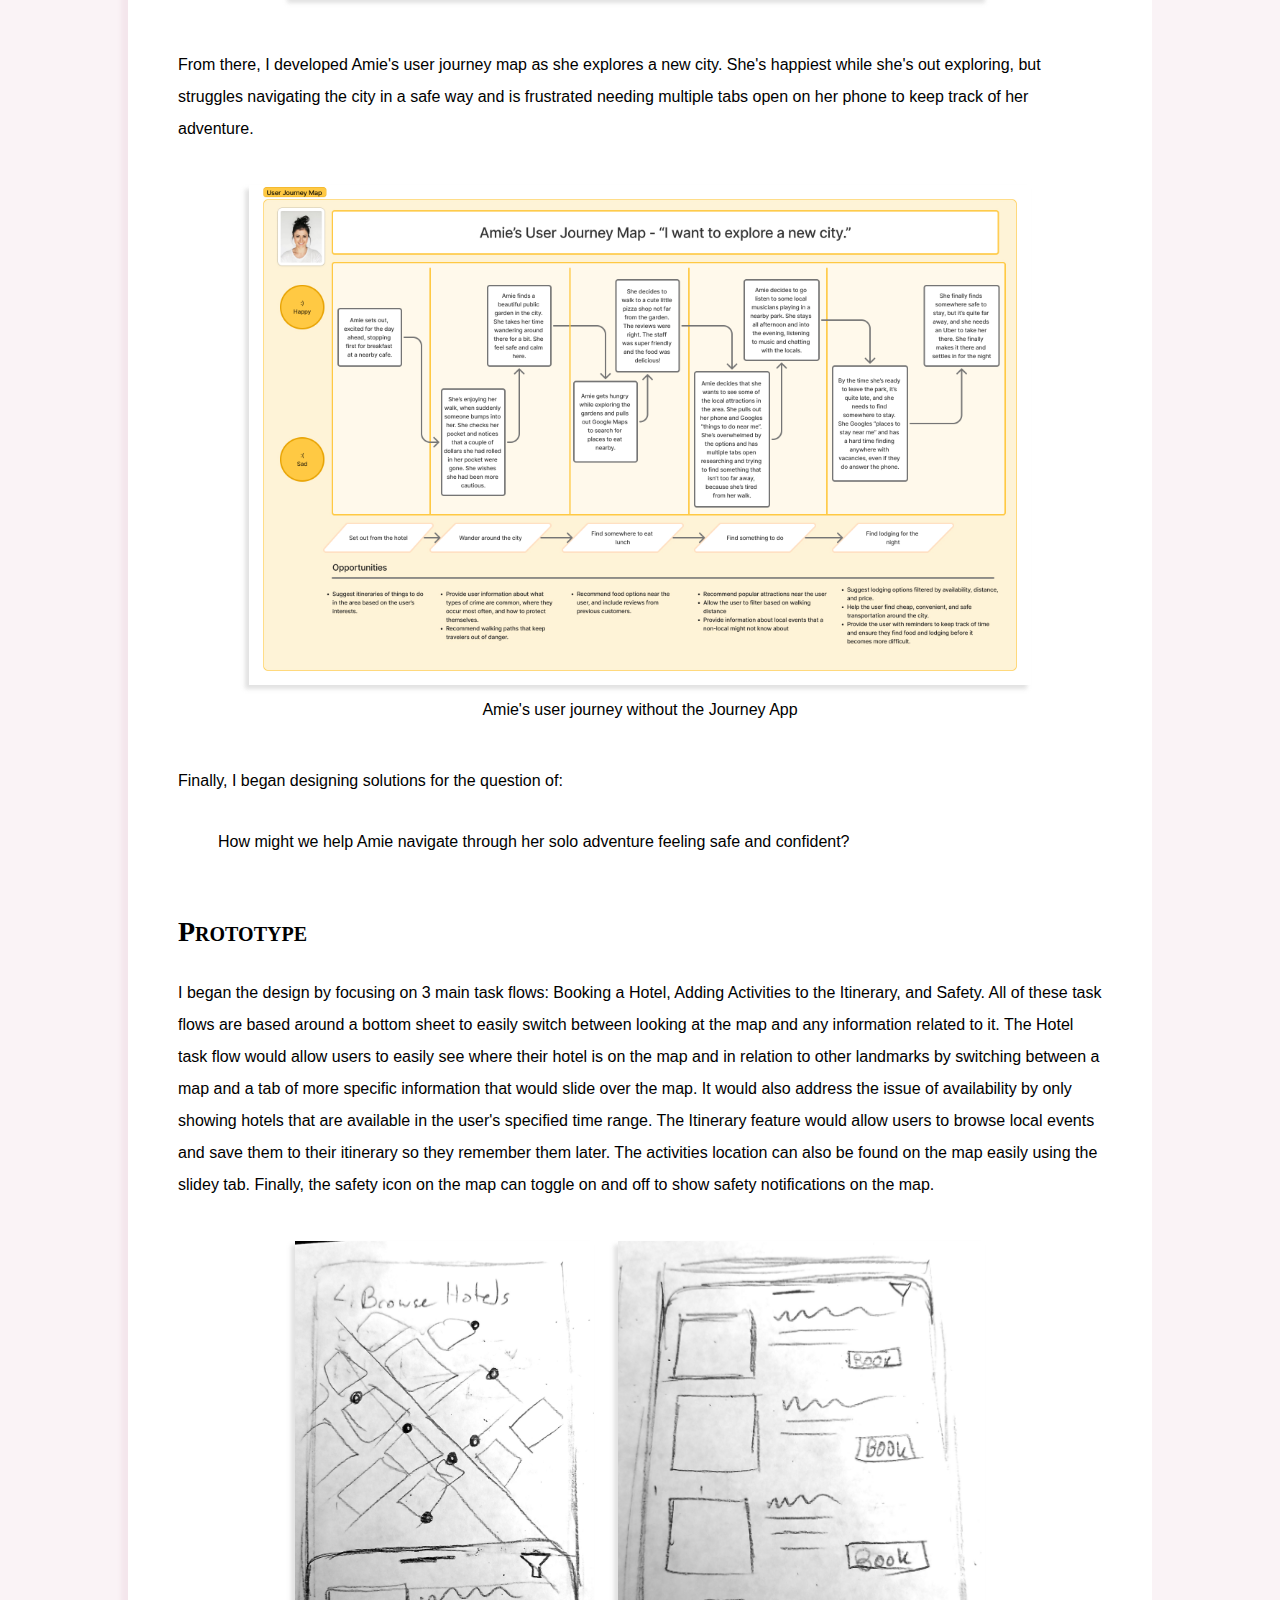
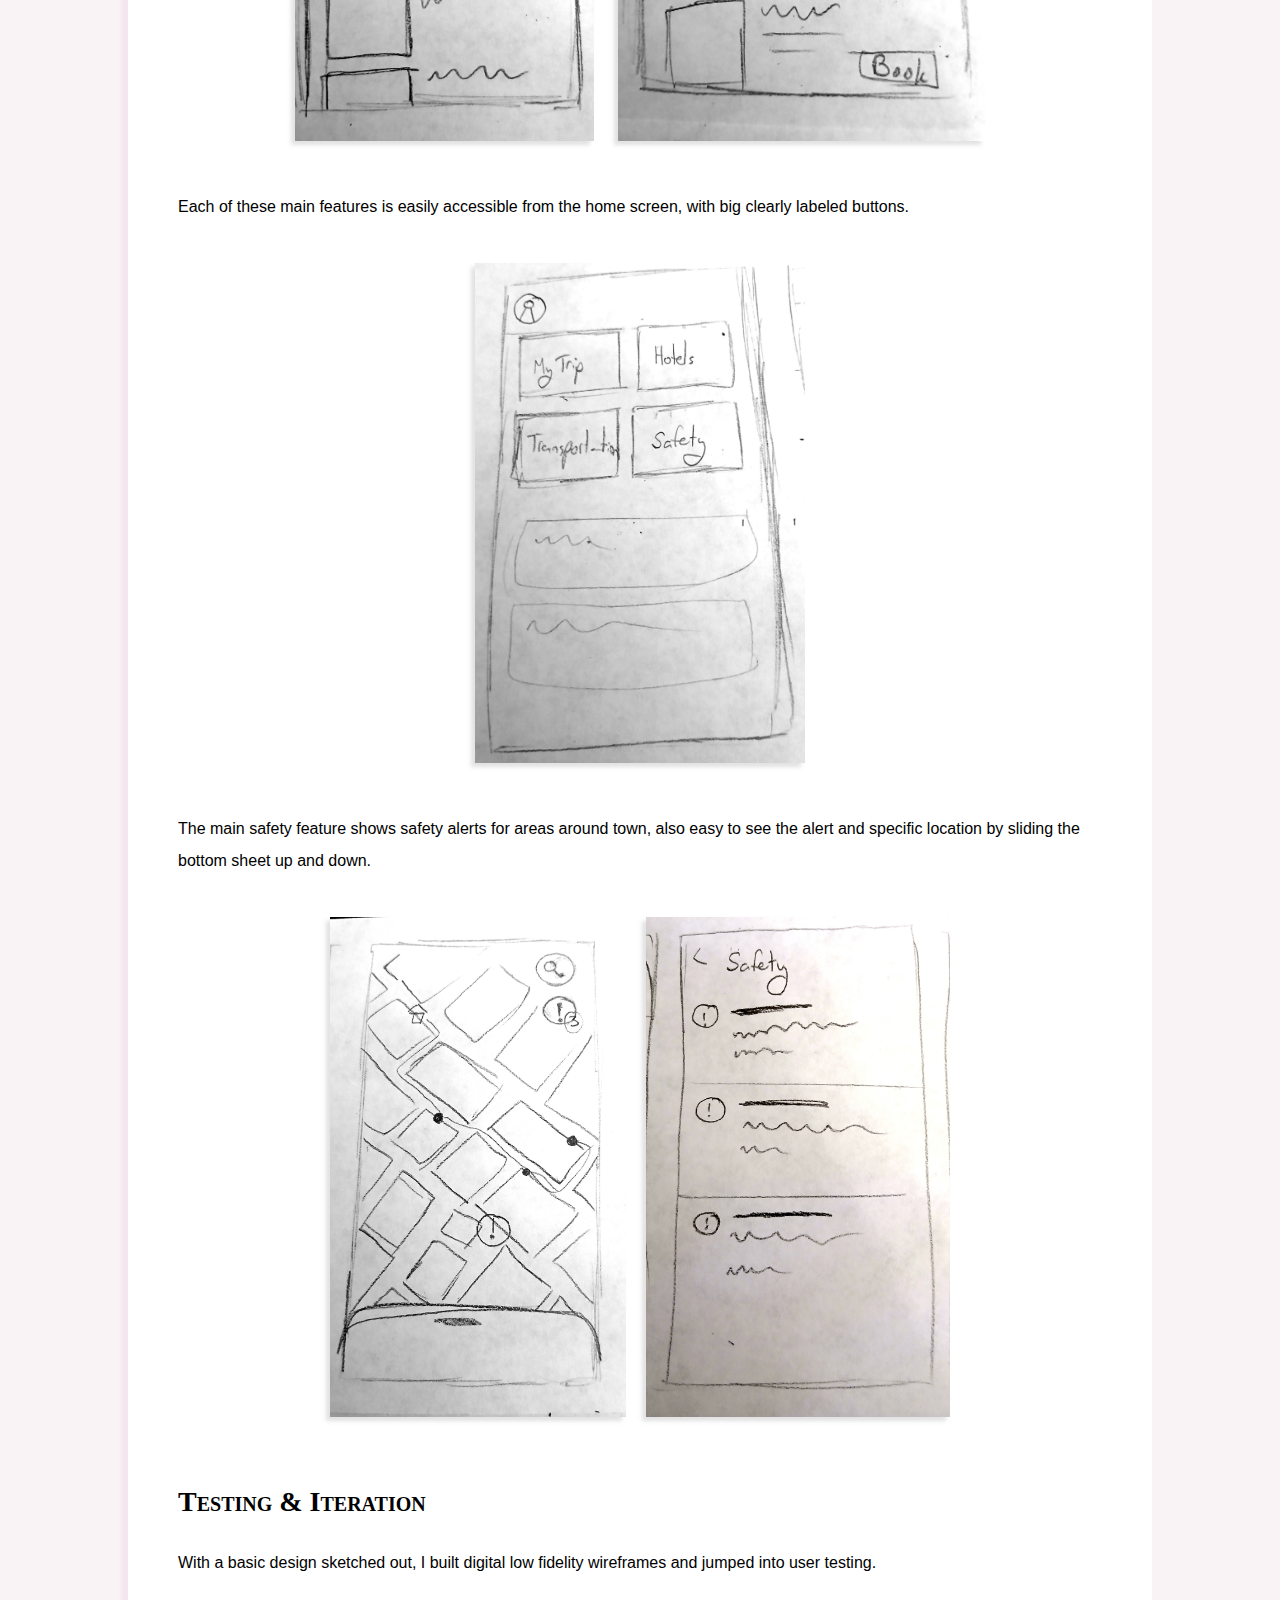
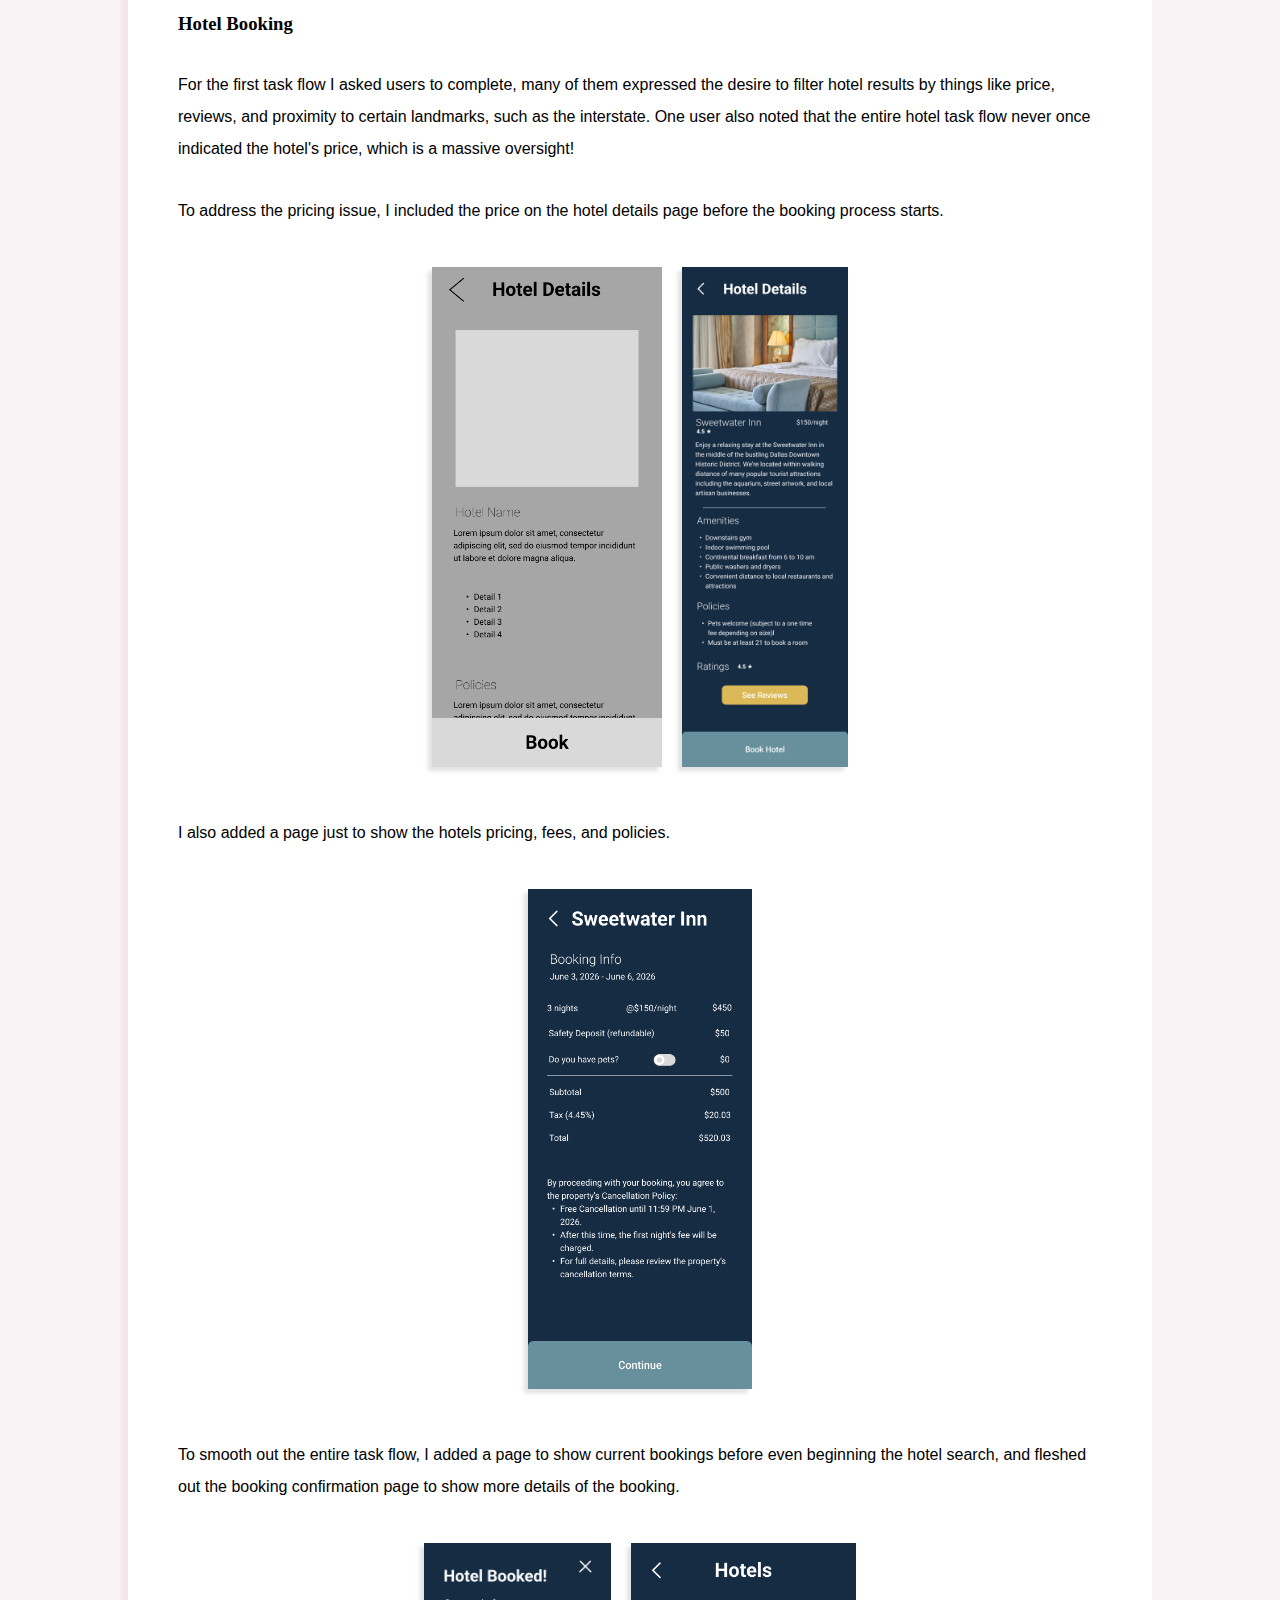
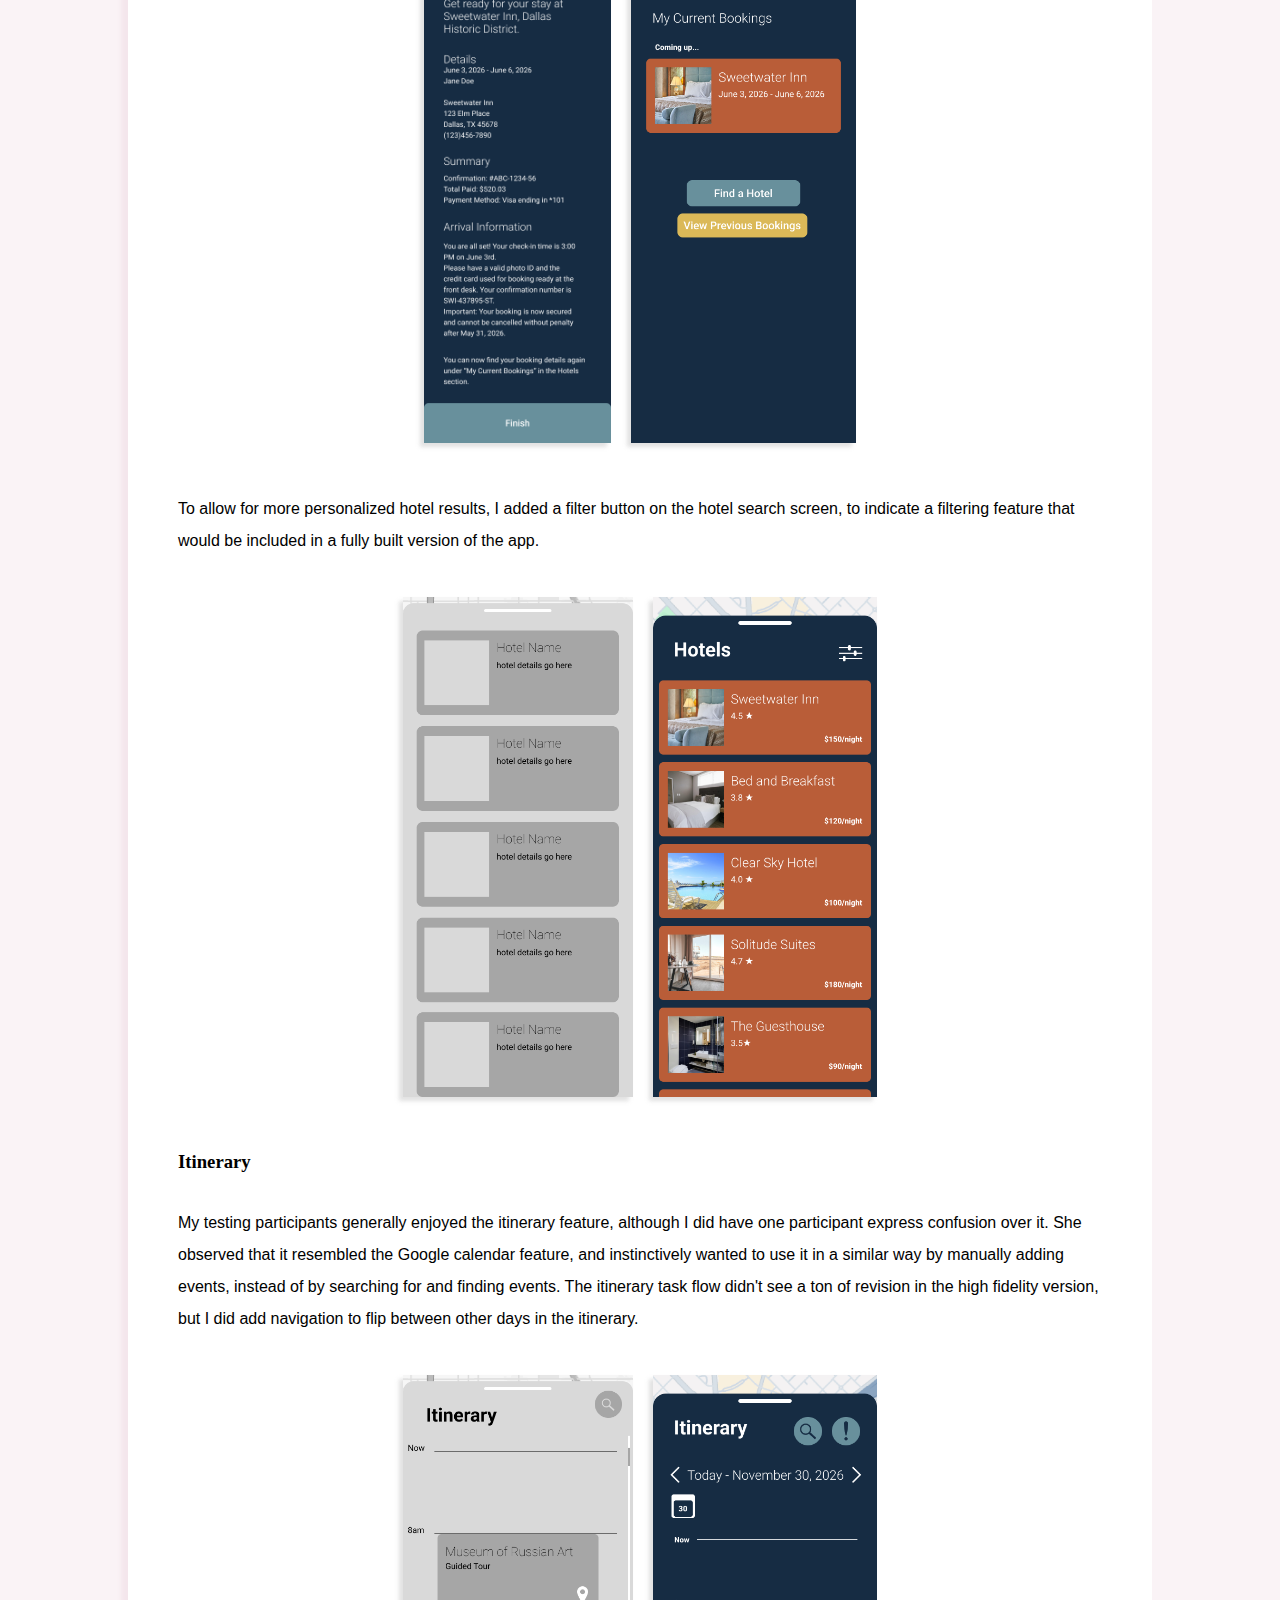
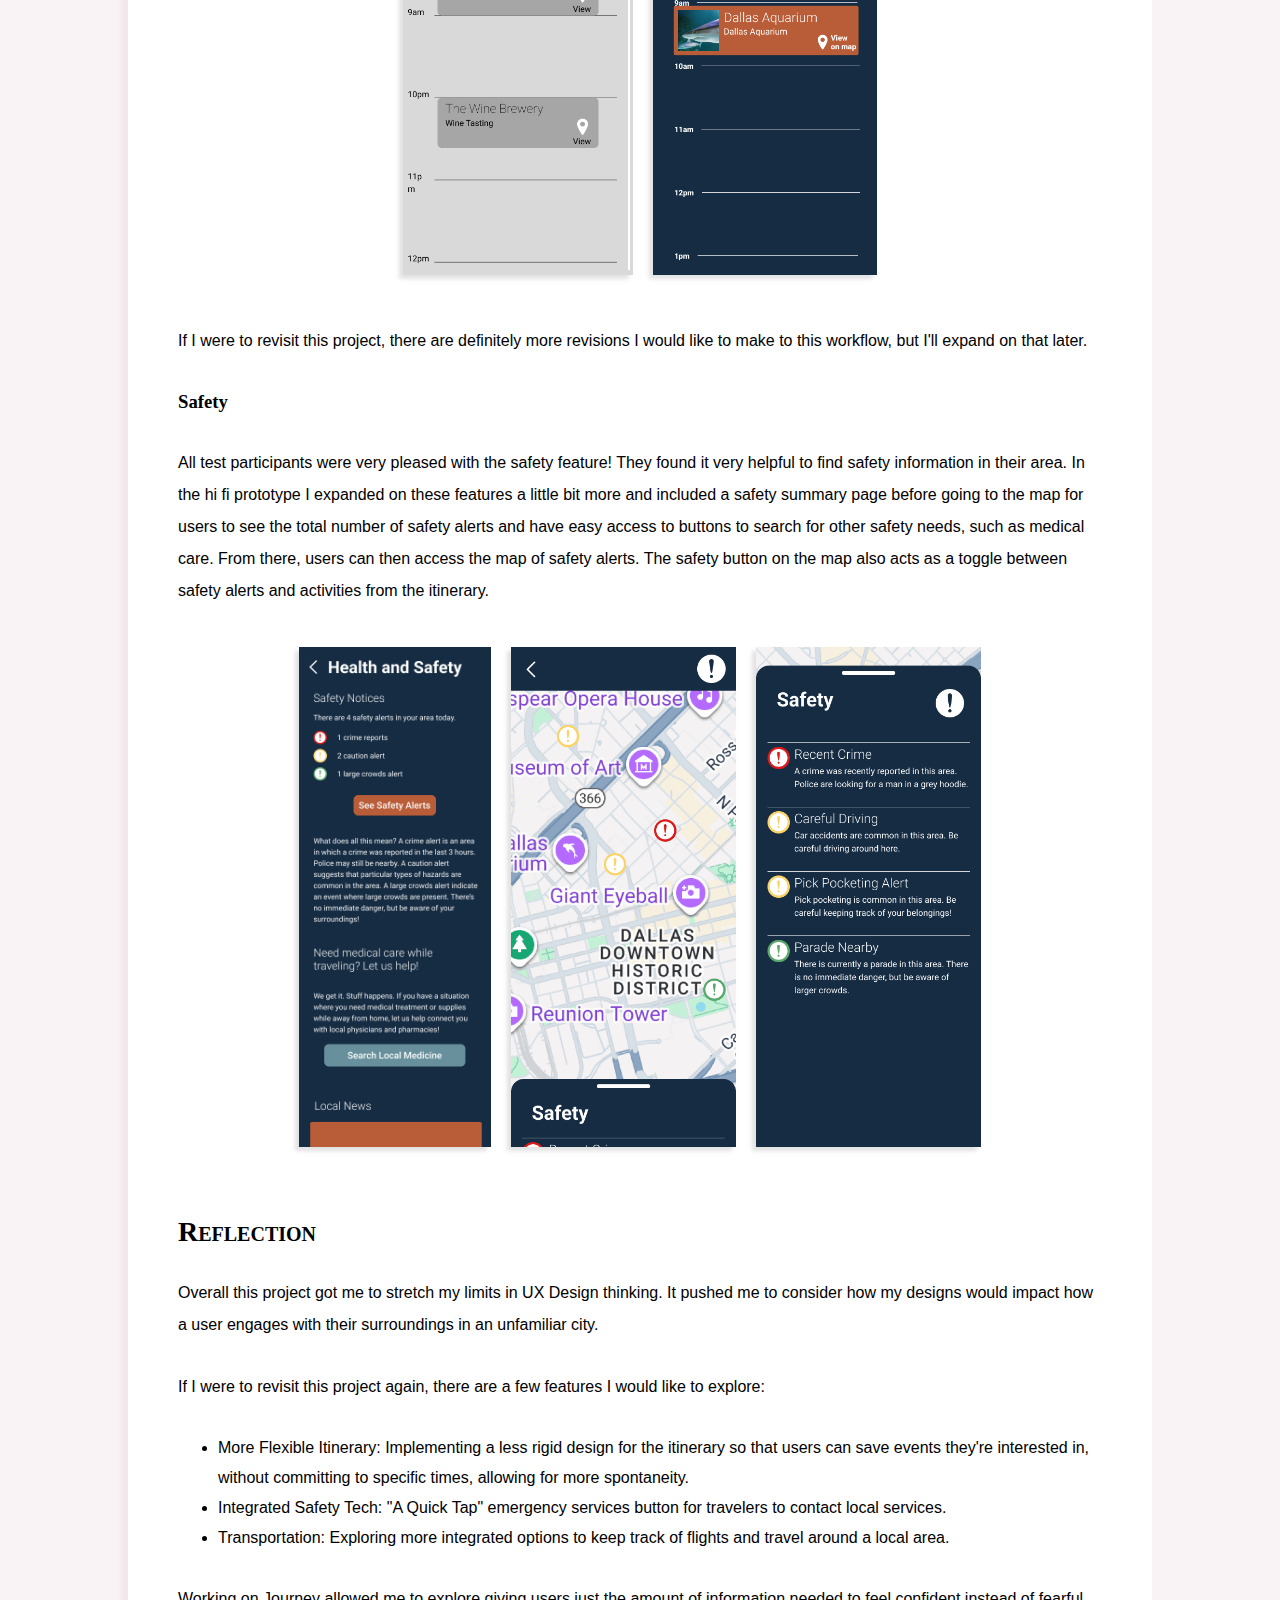
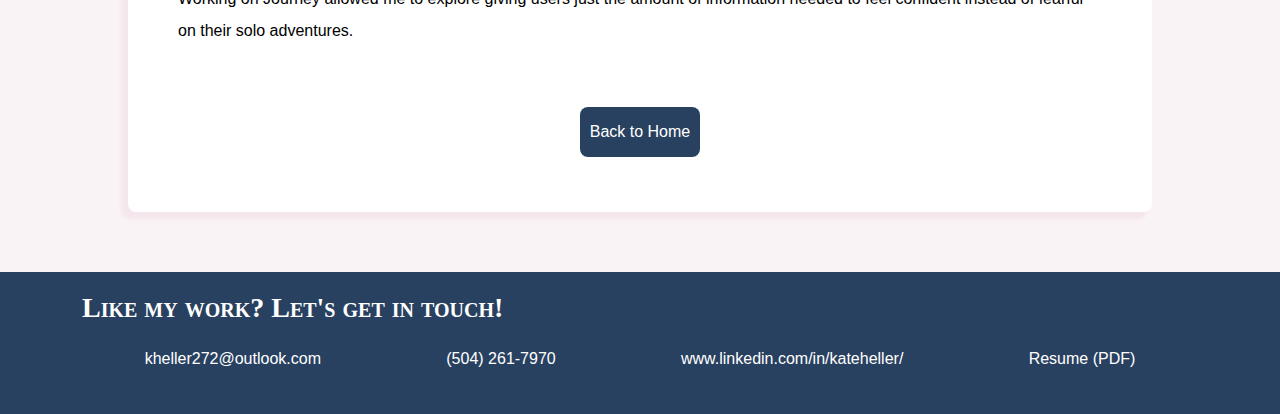
<file: case-studies/journey.html>
<!doctype html>
<html><!-- InstanceBegin template="/Templates/case-study-template.dwt" codeOutsideHTMLIsLocked="false" -->
<head>
<meta charset="utf-8">
<!-- InstanceBeginEditable name="doctitle" -->
<title>Kate Heller UX Design | Journey UX Design Case Study</title>
<!-- InstanceEndEditable -->
<link href="../styles.css" rel="stylesheet" type="text/css">
	<link rel="icon" type="image/png" href="../assets/favicon.png">
<!-- InstanceBeginEditable name="head" -->
<meta name="viewport" content="width=device-width, initial-scale=1.0">
<meta property="og:title" content="Kate Heller UX Design | Portfolio">
<meta property="og:description" content="Kate Heller's unique background in art and music make her a creative, and innovative UX designer, specializing in human-centered design solutions.">
<meta property="og:image" content="https://khellerux.com/images/og_image.png">
<meta property="og:url" content="https://khellerux.com">
<meta name="twitter:card" content="summary_large_image">
<!-- InstanceEndEditable -->
</head>

<body>
<header>
	<div class="logo"><a href="../index.html">Kate Heller</a></div>
    <aside>UX Designer</aside>
  </header>
<main>
  <!-- InstanceBeginEditable name="EditRegion3" -->
  <section class="case-study">
	  <div><a class="button" href="../index.html">Back to Home</a></div>
    <div class="thumbnail"><img src="../images/journey-thumbnail-1.jpg" alt="Journey App Hero" class="thumbnail-img"></div>
    <div class="project-intro study-section">
      <h1>Journey Case Study</h1>
      <aside>For a solo journey... together.</aside>
      <div class="summary">
        <div class="role">
          <p>Role: UX Designer</p>
          <p>Skills: Figma, User Interviews, Research, Testing</p>
        </div>
        <a href="https://www.figma.com/proto/Noglk17ddN6ZMPwnJrWhv4/Solo-Travel-App-Wireframes?node-id=109-830&p=f&t=2kj4eOc4PrgwWowy-1&scaling=scale-down&content-scaling=fixed&page-id=109%3A801&starting-point-node-id=109%3A830" target="_blank" class="button">View interactive prototype</a>
      </div>
<h2>The Problem</h2>
      <p>The goal was to design an app to help both veteran and first-time solo travelers feel safe and confident while out on their solo adventures. It's important that the app is easy to use, and saves travelers' precious time, ensuring they get the most out of their experience living present in the world.</p>
    </div>
    <div class="define study-section">
      <h2>Empathis  efine</h2>
      <h3>User Interviews</h3>
      <p>I began by interviewing potential users for the app, prioritizing first-time solo travelers. From the first round of interviews, 5 main themes of users' priorities popped up: Solo Travel Appeal, Spontaneity, Finding Things to Do, Safety, and Room &amp; Board.</p>
      <figure class="study-img"><img src="../images/journey/journey-affinity-diagram.jpg" alt="Figma Affinity Diagram Sticky Notes"></figure>
      <p>From initial interviews, the number one pain point and deterrent from taking a solo trip was concerns around safety, especially for women.</p>
      <figure class="study-img"><img src="../images/journey/safety-quotes.jpg" alt="Closeup of Quotes on Safety Concerns">
        <blockquote>"I feel like especially as a woman, knowing safe areas would be really important [...] Which areas should I try to avoid?" <cite>-Erin</cite></blockquote>
      </figure>
      <h3>Research</h3>
      <p>After interviewing potential users, I jumped into researching competitors. I did a quick lightning demos of some well known direct competitors, and some lesser known indirect competitors.</p>
      <figure class="study-img"><img src="../images/journey/journey-lightningdemo.jpg" alt="Lightning Demo of Competitor Products"></figure>
      <p>I noticed that most competitors specifically prioritized only one specific thing like hotel bookings, transportation, or attractions. Some had multiple features, but nothing really had it all. Most notably, I found that none of them had safety features, which was users' number one concern.</p>
      <figure class="study-img"><img src="../images/journey/journey-competitive-analysis.jpg" alt="Chart showing features of competitor products">
        <figcaption>No competitors address solo traveler's safety concerns</figcaption>
      </figure>
    </div>
    <div class="ideate study-section">
      <h2>Ideate</h2>
      <p>Based on user interviews, I developed my user persona, Amie.</p>
      <figure class="study-img"><img src="../images/journey/journey-persona.jpg" alt="User Persona Amie"></figure>
      <p>From there, I developed Amie's user journey map as she explores a new city. She's happiest while she's out exploring, but struggles navigating the city in a safe way and is frustrated needing multiple tabs open on her phone to keep track of her adventure.</p>
      <figure class="study-img"><img src="../images/journey/journey-userjourney.jpg" alt="Amie's User Journey">
        <figcaption>Amie's user journey without the Journey App</figcaption>
      </figure>
      <p>Finally, I began designing solutions for the question of:</p>
      <blockquote>How might we help Amie navigate through her solo adventure feeling safe and confident?</blockquote>
    </div>
    <div class="prototype study-section">
      <h2>Prototype</h2>
      <p>I began the design by focusing on 3 main task flows: Booking a Hotel, Adding Activities to the Itinerary, and Safety. All of these task flows are based around a bottom sheet to easily switch between looking at the map and any information related to it. The Hotel task flow would allow users to easily see where their hotel is on the map and in relation to other landmarks by switching between a map and a tab of more specific information that would slide over the map. It would also address the issue of availability by only showing hotels that are available in the user's specified time range. The Itinerary feature would allow users to browse local events and save them to their itinerary so they remember them later. The activities location can also be found on the map easily using the slidey tab. Finally, the safety icon on the map can toggle on and off to show safety notifications on the map.</p>
      <figure class="study-img img-row"> <img src="../images/journey/lofi-bottomsheet1.jpg" alt="Wireframe of bottom sheet pulled down"> <img src="../images/journey/lofi-bottomsheet2.jpg" alt="Wireframe of bottom sheet pulled up"> </figure>
      <p>Each of these main features is easily accessible from the home screen, with big clearly labeled buttons.</p>
      <figure class="study-img"><img src="../images/journey/lofi-home.jpg" alt="Wireframe of home page"></figure>
      <p>The main safety feature shows safety alerts for areas around town, also easy to see the alert and specific location by sliding the bottom sheet up and down.</p>
      <figure class="study-img"><img src="../images/journey/lofi-safety1.jpg" alt="Wireframe of safety bottom sheet"><img src="../images/journey/lofi-safety2.jpg" alt="Wireframe of safety information page"></figure>
    </div>
    <div class="testing study-section">
      <h2>Testing &amp; Iteration</h2>
      <p>With a basic design sketched out, I built digital low fidelity wireframes and jumped into user testing.</p>
      <h3>Hotel Booking</h3>
      <p>For the first task flow I asked users to complete, many of them expressed the desire to filter hotel results by things like price, reviews, and proximity to certain landmarks, such as the interstate. One user also noted that the entire hotel task flow never once indicated the hotel's price, which is a massive oversight!</p>
      <p>To address the pricing issue, I included the price on the hotel details page before the booking process starts.</p>
      <figure class="study-img"><img src="../images/journey/digital-hotel-details.png" alt="Digital wireframe of hotel details page"><img src="../images/journey/hifi-hotel-details.png" alt="Hifi prototype of hotel details page"/></figure>
      <p>I also added a page just to show the hotels pricing, fees, and policies.</p>
      <figure class="study-img"><img src="../images/journey/hifi-booking-details.png" alt="Hifi prototype of in depth booking information"></figure>
      <p>To smooth out the entire task flow, I added a page to show current bookings before even beginning the hotel search, and fleshed out the booking confirmation page to show more details of the booking.</p>
      <figure class="study-img"><img src="../images/journey/prototype-booking-confirmation.png" alt="Booking Confirmation Page"><img src="../images/journey/prototype-current-bookings.png" alt="Current Bookings page"></figure>
      <p>To allow for more personalized hotel results, I added a filter button on the hotel search screen, to indicate a filtering feature that would be included in a fully built version of the app.</p>
      <figure class="study-img"><img src="../images/journey/digital-hotel-browse.png" alt="Digital wireframe of hotel browsing page"><img src="../images/journey/prototype-hotel-browse.png" alt="Prototype of hotel browsing page"></figure>
      <h3>Itinerary</h3>
      <p>My testing participants generally enjoyed the itinerary feature, although I did have one participant express confusion over it. She observed that it resembled the Google calendar feature, and instinctively wanted to use it in a similar way by manually adding events, instead of by searching for and finding events. The itinerary task flow didn't see a ton of revision in the high fidelity version, but I did add navigation to flip between other days in the itinerary.</p>
      <figure class="study-img"><img src="../images/journey/digital-itinerary.png" alt="Digital wireframe of itinerary page"><img src="../images/journey/prototype-itinerary.png" alt="Prototype of itinerary page"></figure>
      <p>If I were to revisit this project, there are definitely more revisions I would like to make to this workflow, but I'll expand on that later.</p>
      <h3>Safety</h3>
      <p>All test participants were very pleased with the safety feature! They found it very helpful to find safety information in their area. In the hi fi prototype I expanded on these features a little bit more and included a safety summary page before going to the map for users to see the total number of safety alerts and have easy access to buttons to search for other safety needs, such as medical care. From there, users can then access the map of safety alerts. The safety button on the map also acts as a toggle between safety alerts and activities from the itinerary.</p>
      <figure class="study-img"><img src="../images/journey/prototype-health-and-safety.png" alt="Prototype of health and safety page"><img src="../images/journey/prototype-safety-map.png" alt="Prototype of safety map"><img src="../images/journey/prototype-safety-alerts.png" alt="Prototype of safety alerts"></figure>
    </div>
    <div class="reflection study-section">
      <h2>Reflection</h2>
      <p>Overall this project got me to stretch my limits in UX Design thinking. It pushed me to consider how my designs would impact how a user engages with their surroundings in an unfamiliar city.</p>
      <p>If I were to revisit this project again, there are a few features I would like to explore:</p>
      <ul>
        <li> More Flexible Itinerary: Implementing a less rigid design for the itinerary so that users can save events they're interested in, without committing to specific times, allowing for more spontaneity. </li>
        <li> Integrated Safety Tech: "A Quick Tap" emergency services button for travelers to contact local services. </li>
        <li> Transportation: Exploring more integrated options to keep track of flights and travel around a local area. </li>
      </ul>
      <p>Working on Journey allowed me to explore giving users just the amount of information needed to feel confident instead of fearful on their solo adventures.</p>
    </div>
	  <div class="bottom-home"><a class="button" href="../index.html">Back to Home</a></div>
  </section>
  <!-- InstanceEndEditable --> </main>
<footer>
  <div class="footer-content">
    <h2>Like my work? Let's get in touch!</h2>
    <ul>
      <li> <a href="mailto:kheller272@outlook.com">kheller272@outlook.com</a></li>
      <li>(504) 261-7970</li>
      <li> <a href="https://www.linkedin.com/in/kateheller/" target="_blank">www.linkedin.com/in/kateheller/</a></li>
      <li><a href="assets/Kate_Heller_Resume2026.pdf" target="_blank">Resume (PDF)</a></li>
    </ul>
  </div>
</footer>
</body>
<!-- InstanceEnd --></html>
</file>
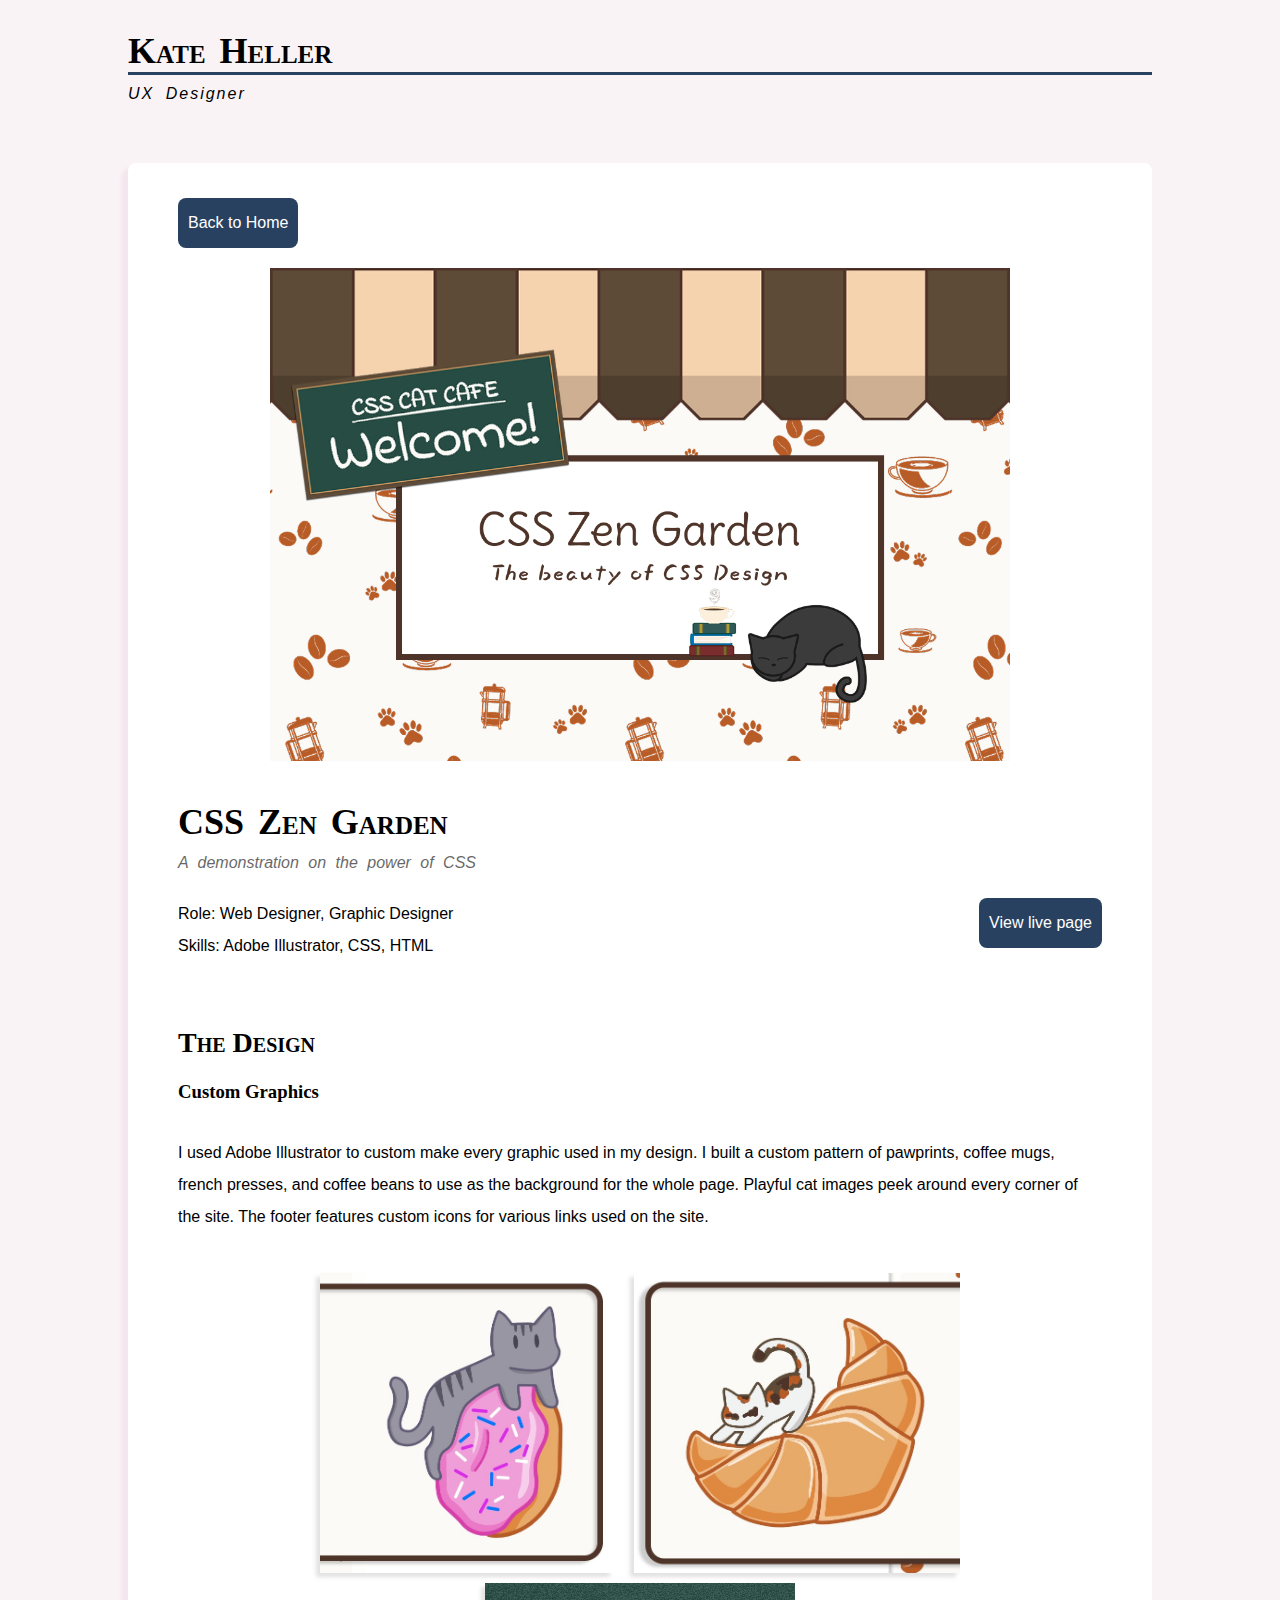
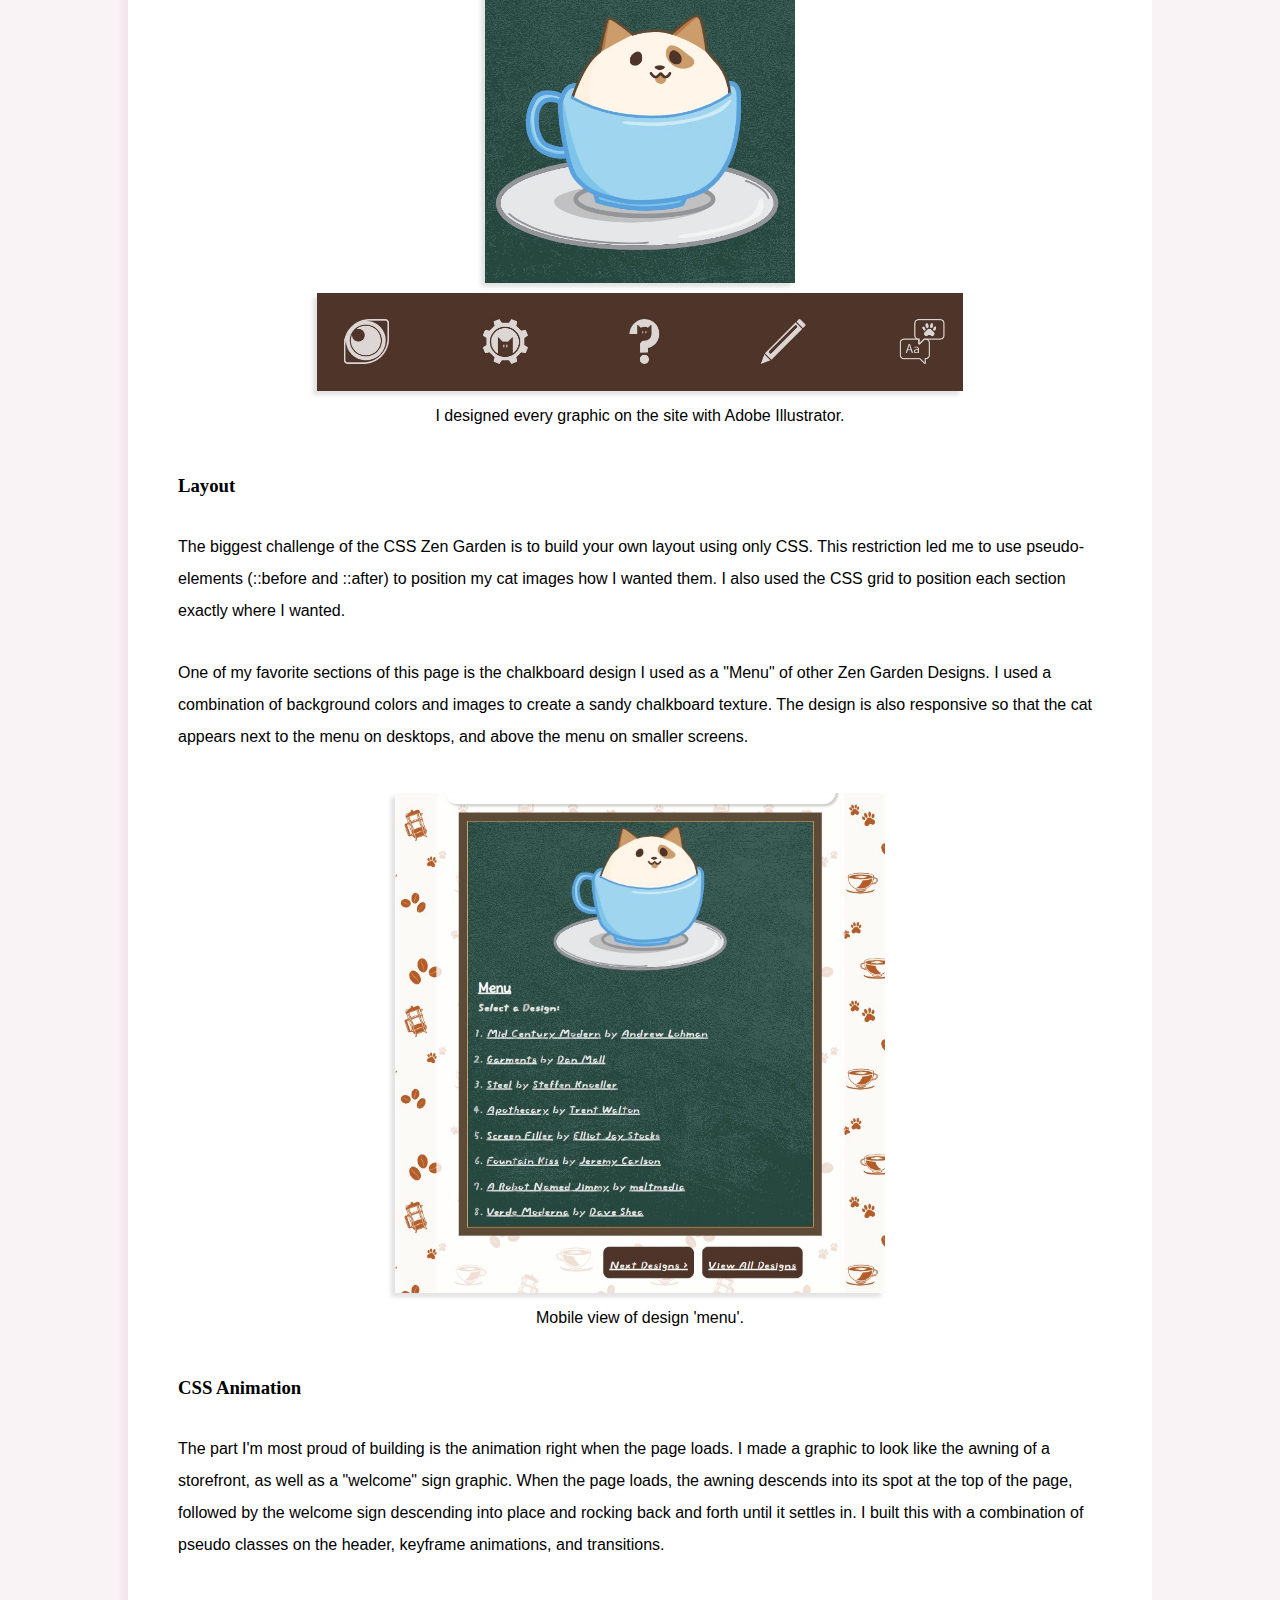
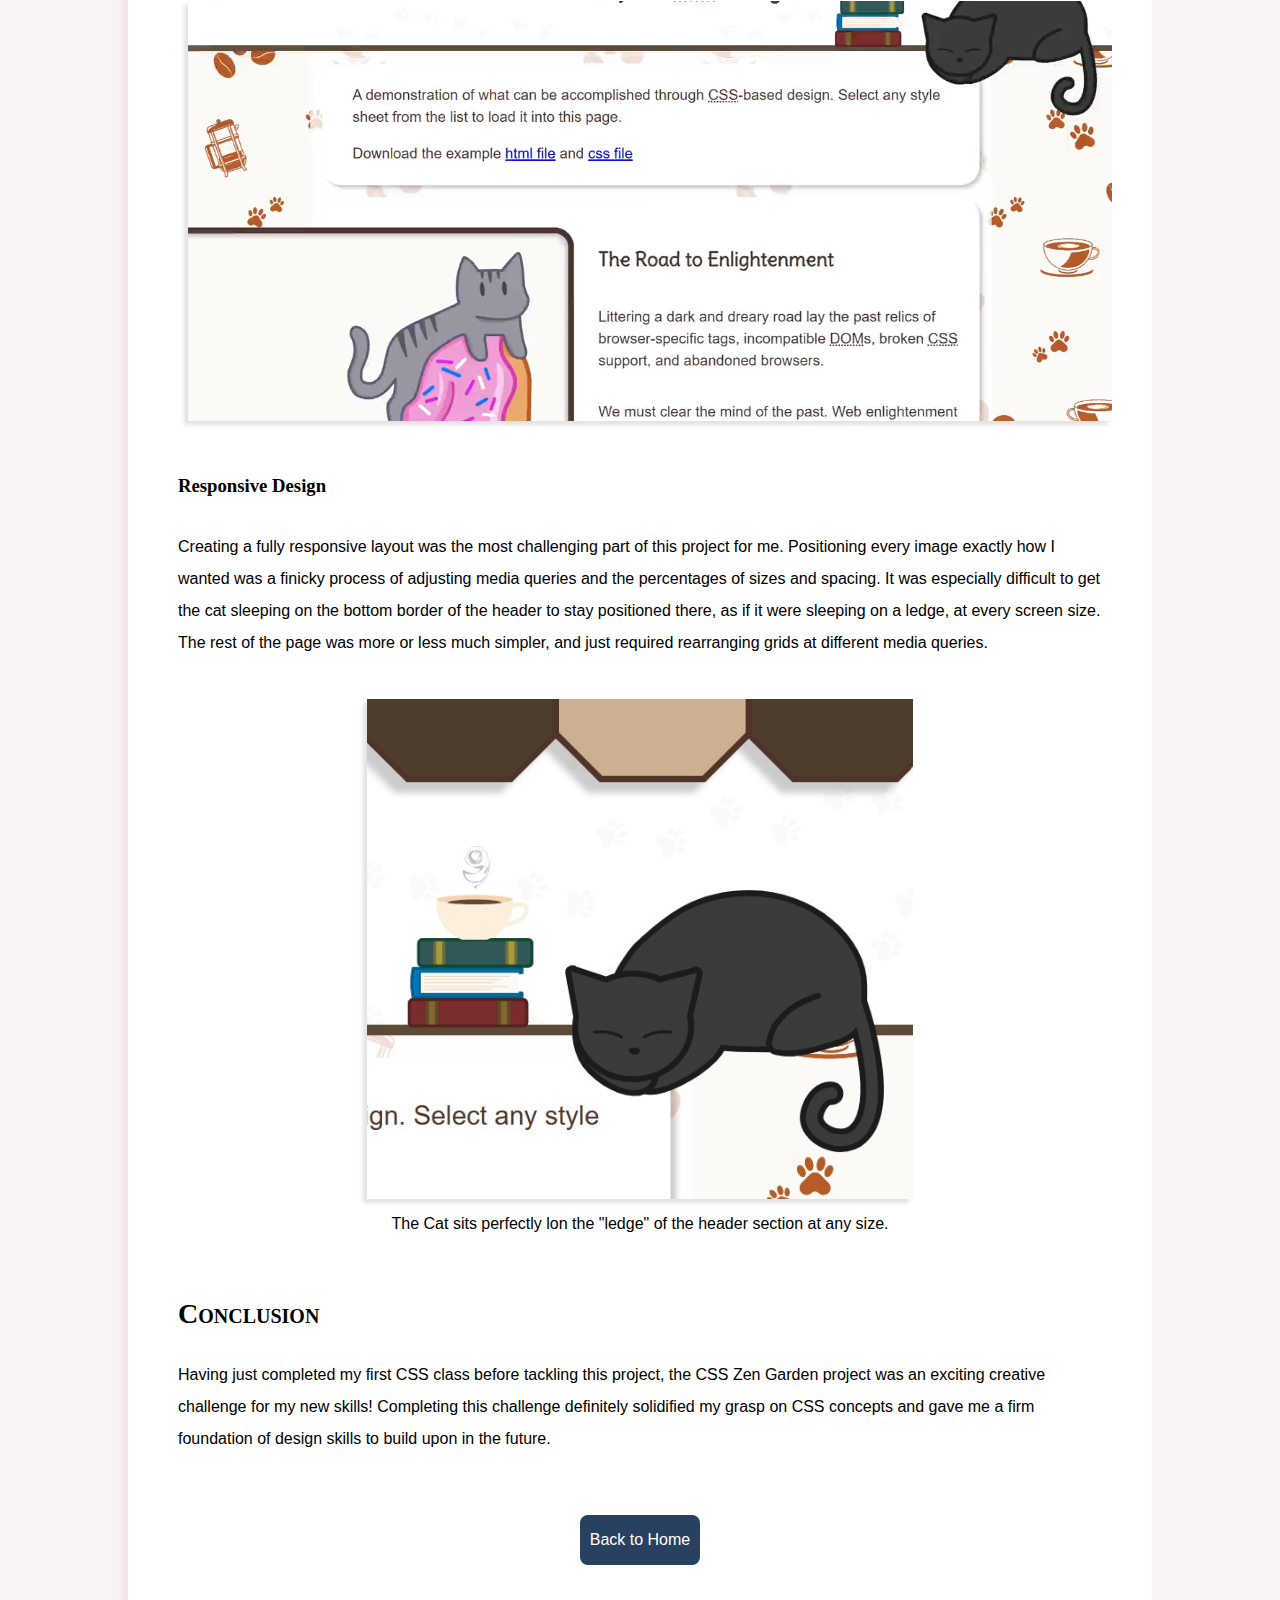
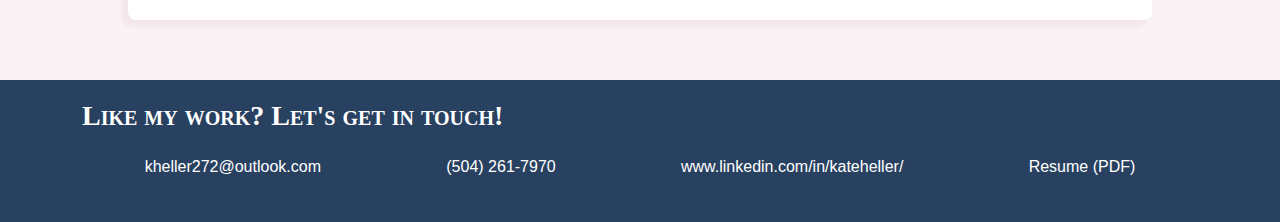
<file: case-studies/zengarden.html>
<!doctype html>
<html><!-- InstanceBegin template="/Templates/case-study-template.dwt" codeOutsideHTMLIsLocked="false" -->
<head>
<meta charset="utf-8">
<!-- InstanceBeginEditable name="doctitle" -->
<title>Kate Heller UX Design | CSS Zen Garden Cat Cafe</title>
<!-- InstanceEndEditable -->
<link href="../styles.css" rel="stylesheet" type="text/css">
	<link rel="icon" type="image/png" href="../assets/favicon.png">
<!-- InstanceBeginEditable name="head" --><meta name="viewport" content="width=device-width, initial-scale=1.0">
<meta property="og:title" content="Kate Heller UX Design | Portfolio">
<meta property="og:description" content="Kate Heller's unique background in art and music make her a creative, and innovative UX designer, specializing in human-centered design solutions.">
<meta property="og:image" content="https://khellerux.com/images/og_image.png">
<meta property="og:url" content="https://khellerux.com">
<meta name="twitter:card" content="summary_large_image">
<!-- InstanceEndEditable -->
</head>

<body>
<header>
	<div class="logo"><a href="../index.html">Kate Heller</a></div>
    <aside>UX Designer</aside>
  </header>
<main>
  <!-- InstanceBeginEditable name="EditRegion3" -->
  <section class="case-study">
	<div><a class="button" href="../index.html">Back to Home</a></div>
    <div class="thumbnail">
		<img src="../images/css-garden-thumbnail-1.jpg" alt="CSS Zen Garden Hero" class="thumbnail-img">
	</div>
<div class="project-intro study-section">
      <h1>CSS Zen Garden</h1>
      <aside>A demonstration on the power of CSS</aside>
	<div class="summary">
	<div class="role">
		<p>Role: Web Designer, Graphic Designer</p>
		<p>Skills: Adobe Illustrator, CSS, HTML</p>
		</div>
		<a href="https://kat-heller272.github.io/zengarden-catcafe/" target="_blank" class="button">View live page</a>
	</div>
    </div>
	<div class="the-design study-section">
	<h2>The Design</h2>
    <div class="custom-graphics">
<h3>Custom Graphics</h3>
      <p>I used Adobe Illustrator to custom make every graphic used in my design. I built a custom pattern of pawprints, coffee mugs, french presses, and coffee beans to use as the background for the whole page. Playful cat images peek around every corner of the site. The footer features custom icons for various links used on the site.</p>
      <figure class="study-img">
		  <img src="../images/zengarden/donutcat.jpg" alt="Cat sitting on a donut"/><img src="../images/zengarden/croissantcat.jpg" alt="Cat sitting on a croissant"/><img src="../images/zengarden/teacupcat.jpg" alt="Cat sitting in a teacup"/><img src="../images/zengarden/footer-icons.jpg" alt="Navigation bar with custom cat-themed icons"/>
<figcaption>I designed every graphic on the site with Adobe Illustrator.</figcaption>
      </figure>
    </div>
    <div class="layout">
      <h3>Layout</h3>
      <p>The biggest challenge of the CSS Zen Garden is to build your own layout using only CSS. This restriction led me to use pseudo-elements (::before and ::after) to position my cat images how I wanted them. I also used the CSS grid to position each section exactly where I wanted.</p>
      <p>One of my favorite sections of this page is the chalkboard design I used as a "Menu" of other Zen Garden Designs. I used a combination of background colors and images to create a sandy chalkboard texture. The design is also responsive so that the cat appears next to the menu on desktops, and above the menu on smaller screens.</p>
      <figure class="study-img"><img src="../images/zengarden/chalkboard-menu.jpg" alt="Chalkboard 'menu' of other designs"/>
        <figcaption>Mobile view of design 'menu'.</figcaption>
      </figure>
    </div>
    <div class="animation">
      <h3>CSS Animation</h3>
      <p>The part I'm most proud of building is the animation right when the page loads. I made a graphic to look like the awning of a storefront, as well as a "welcome" sign graphic. When the page loads, the awning descends into its spot at the top of the page, followed by the welcome sign descending into place and rocking back and forth until it settles in. I built this with a combination of pseudo classes on the header, keyframe animations, and transitions.</p>
		<figure class="study-img">
          <video autoplay loop muted>
            <source src="../images/zengarden/animation.mp4" type="video/mp4">
          </video>
        </figure>
    </div>
    <div class="responsive">
      <h3>Responsive Design</h3>
      <p>Creating a fully responsive layout was the most challenging part of this project for me. Positioning every image exactly how I wanted was a finicky process of adjusting media queries and the percentages of sizes and spacing. It was especially difficult to get the cat sleeping on the bottom border of the header to stay positioned there, as if it were sleeping on a ledge, at every screen size. The rest of the page was more or less much simpler, and just required rearranging grids at different media queries.</p>
      <figure class="study-img"><img src="../images/zengarden/sleepycat.jpg" alt="Cat sleeping perched on ledge">
        <figcaption>The Cat sits perfectly lon the "ledge" of the header section at any size.</figcaption>
      </figure>
    </div>
	</div>
    <div class="conclusion study-section">
      <h2>Conclusion</h2>
      <p>Having just completed my first CSS class before tackling this project, the CSS Zen Garden project was an exciting creative challenge for my new skills! Completing this challenge definitely solidified my grasp on CSS concepts and gave me a firm foundation of design skills to build upon in the future.</p>
    </div>
	 <div class="bottom-home"><a class="button" href="../index.html">Back to Home</a></div>
  </section>
<!-- InstanceEndEditable --> </main>
<footer>
  <div class="footer-content">
    <h2>Like my work? Let's get in touch!</h2>
    <ul>
      <li> <a href="mailto:kheller272@outlook.com">kheller272@outlook.com</a></li>
      <li>(504) 261-7970</li>
      <li> <a href="https://www.linkedin.com/in/kateheller/" target="_blank">www.linkedin.com/in/kateheller/</a></li>
      <li><a href="assets/Kate_Heller_Resume2026.pdf" target="_blank">Resume (PDF)</a></li>
    </ul>
  </div>
</footer>
</body>
<!-- InstanceEnd --></html>
</file>
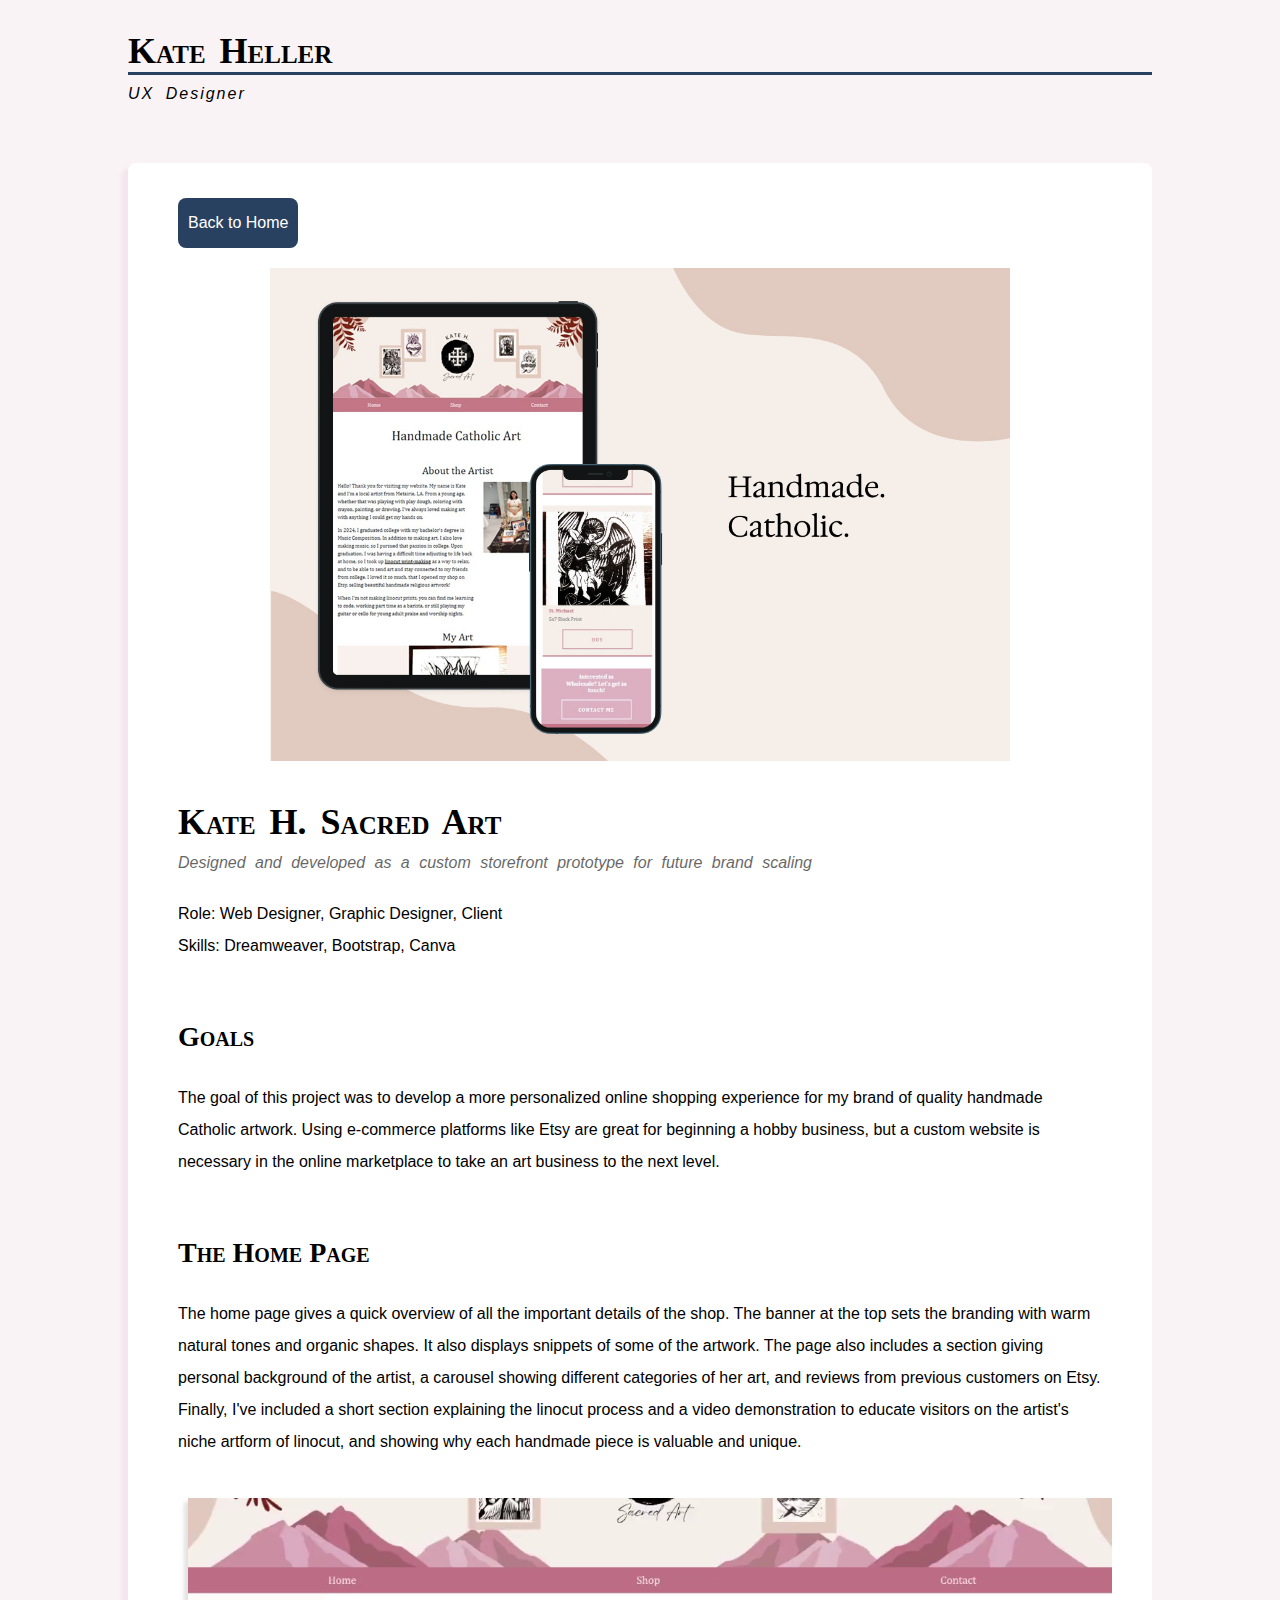
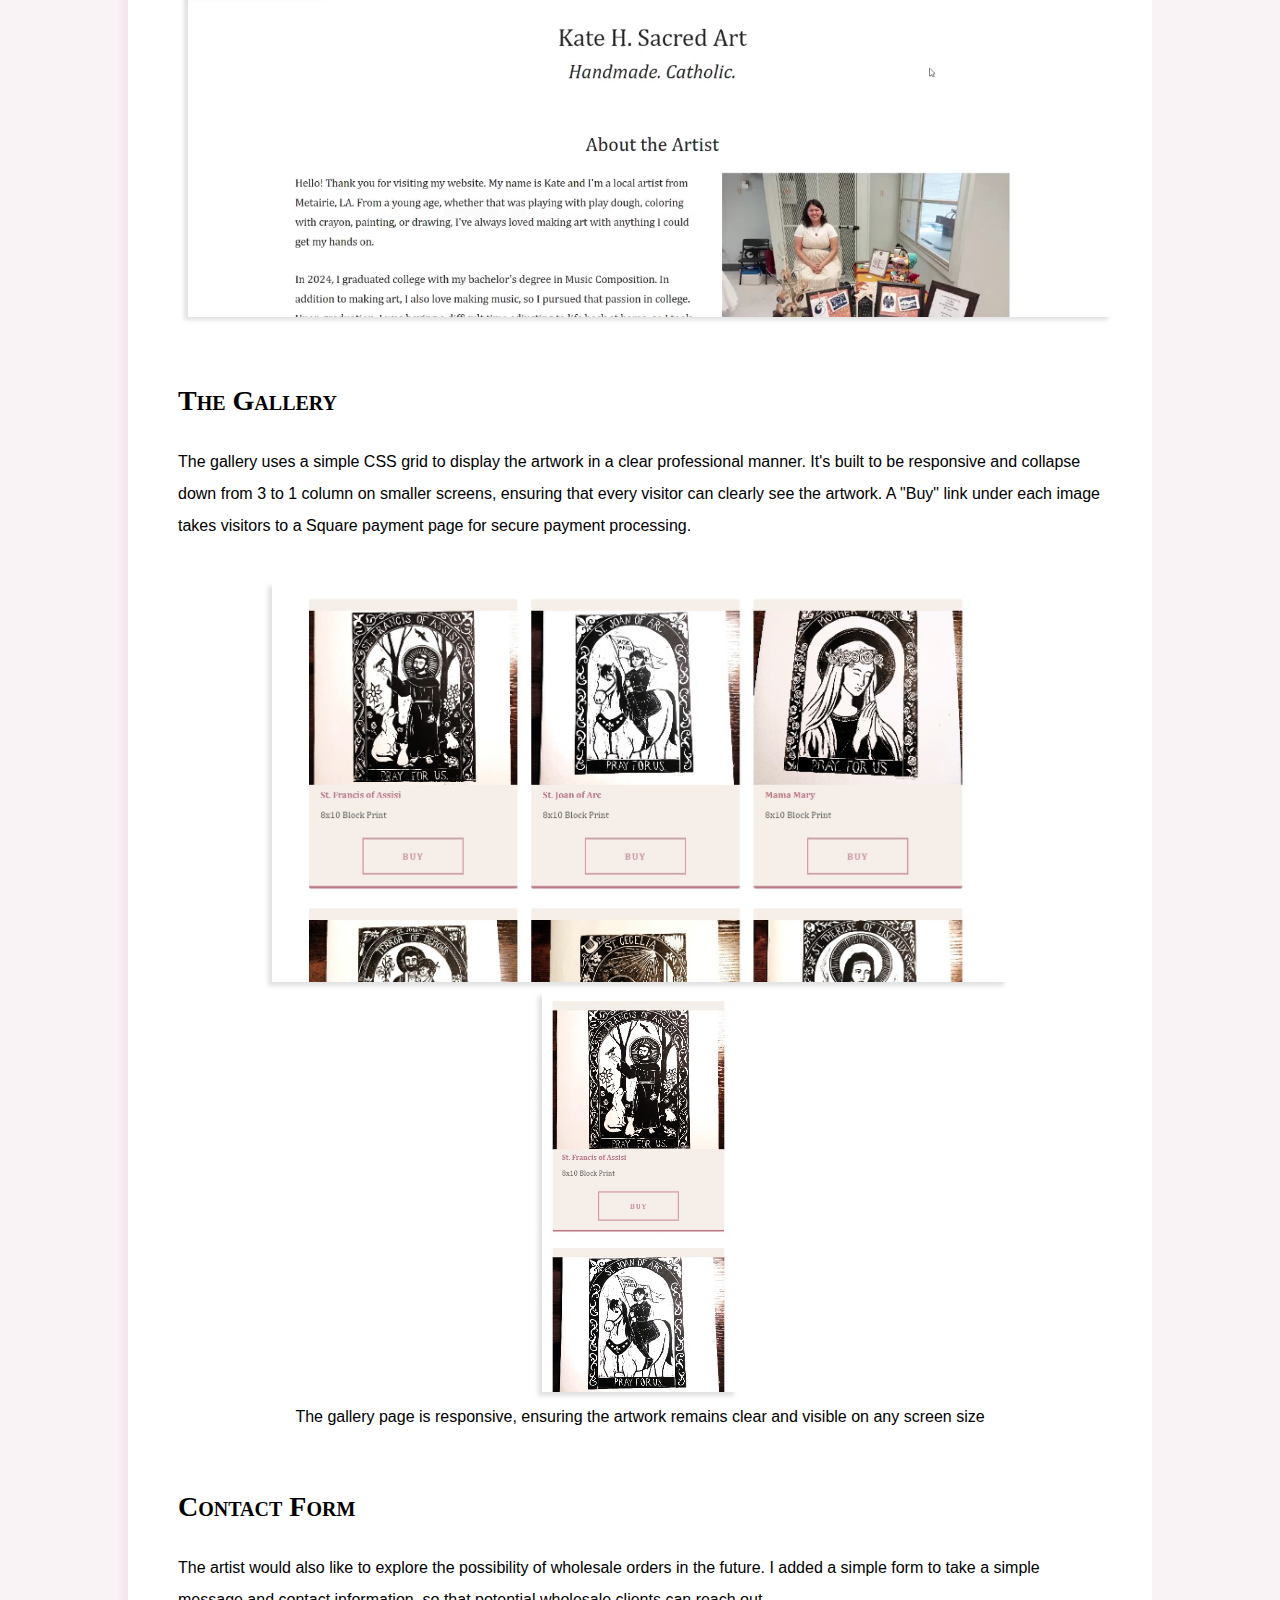
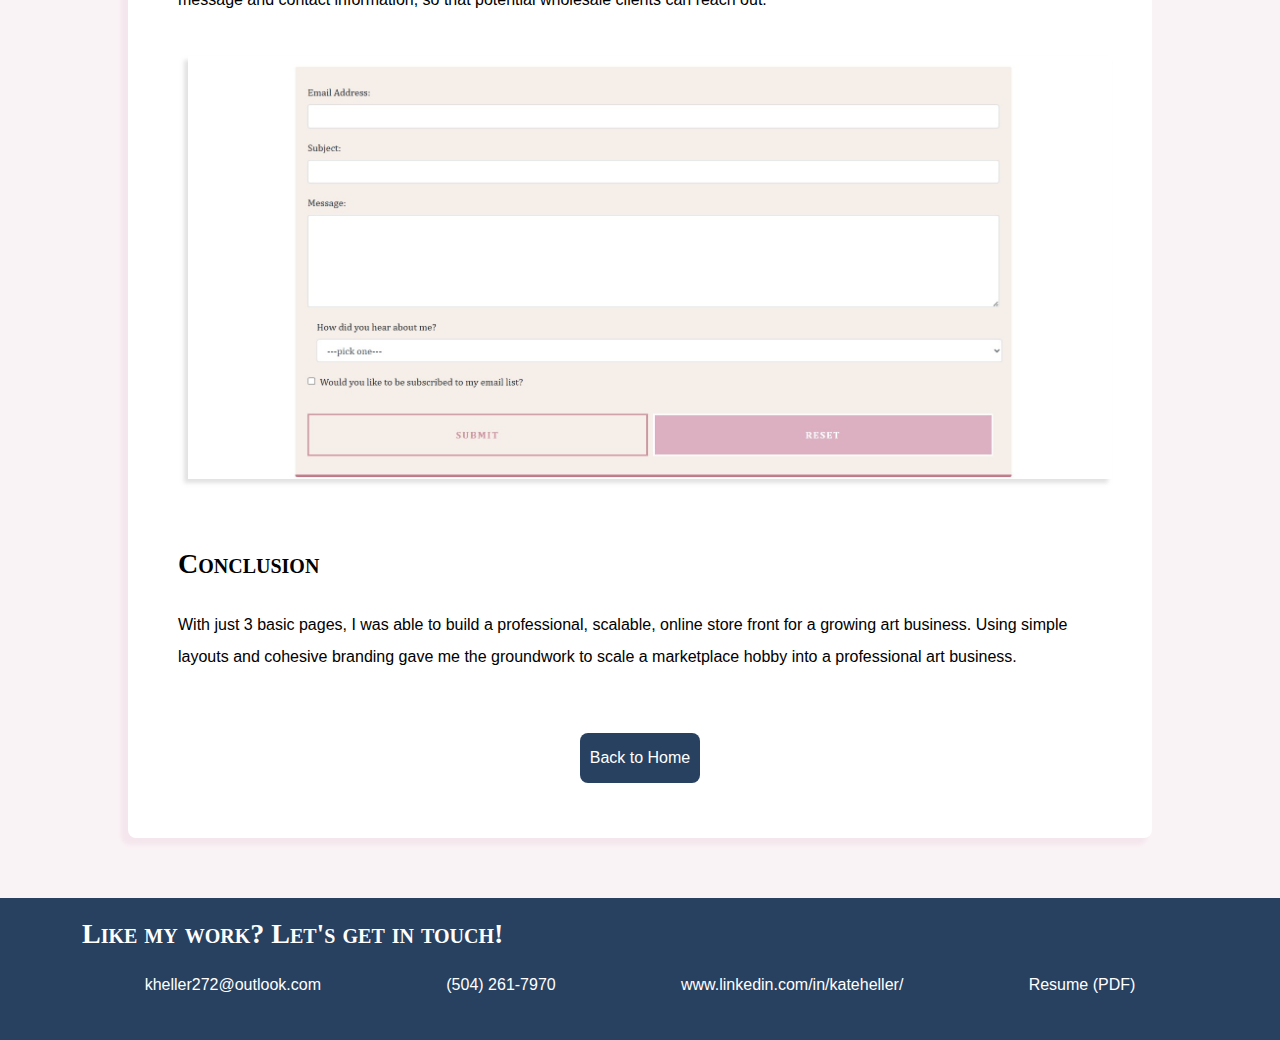
<file: Portfolio Site/case-studies/art-business.html>
<!doctype html>
<html><!-- InstanceBegin template="/Templates/case-study-template.dwt" codeOutsideHTMLIsLocked="false" -->
<head>
<meta charset="utf-8">
<!-- InstanceBeginEditable name="doctitle" -->
<title>Kate Heller UX Design | Art Business Case Study</title>
<!-- InstanceEndEditable -->
<link href="../styles.css" rel="stylesheet" type="text/css">
	<link rel="icon" type="image/png" href="../assets/favicon.png">
<!-- InstanceBeginEditable name="head" -->
<!-- InstanceEndEditable -->
</head>

<body>
<header>
	<div class="logo"><a href="../index.html">Kate Heller</a></div>
    <aside>UX Designer</aside>
  </header>
<main>
  <!-- InstanceBeginEditable name="EditRegion3" -->
  <section class="case-study">
	  <div><a class="button" href="../index.html">Back to Home</a></div>
    <div class="thumbnail"><img src="../images/art-store-thumbnail-1.jpg" alt="Catholic Art Store Hero" class="thumbnail-img"></div>
	<div class="project-intro study-section">
		<h1>Kate H. Sacred Art</h1>
		<aside>Designed and developed as a custom storefront prototype for future brand scaling</aside>
		<div class="summary">
        <div class="role">
          <p>Role: Web Designer, Graphic Designer, Client</p>
          <p>Skills: Dreamweaver, Bootstrap, Canva</p>
        </div>
      </div>
	</div>
    <div class="study-section goals">
      <h2>Goals</h2>
      <p>The goal of this project was to develop a more personalized online shopping experience for my brand of quality handmade Catholic artwork. Using e-commerce platforms like Etsy are great for beginning a hobby business, but a custom website is necessary in the online marketplace to take an art business to the next level.</p>
    </div>
	<div class="home-page study-section">
	  <h2>The Home Page</h2>
		<p>The home page gives a quick overview of all the important details of the shop. The banner at the top sets the branding with warm natural tones and organic shapes. It also displays snippets of some of the artwork. The page also includes a section giving personal background of the artist, a carousel showing different categories of her art, and reviews from previous customers on Etsy. Finally, I've included a short section explaining the linocut process and a video demonstration to educate visitors on the artist's niche artform of linocut, and showing why each handmade piece is valuable and unique.</p>
        <figure class="study-img">
          <video autoplay loop muted playsinline >
            <source src="../images/art-store/homepage.mp4" type="video/mp4">
          </video>
        </figure>
	</div>
	<div class="gallery-section study-section">
		<h2>The Gallery</h2>
		<p>The gallery uses a simple CSS grid to display the artwork in a clear professional manner. It's built to be responsive and collapse down from 3 to 1 column on smaller screens, ensuring that every visitor can clearly see the artwork. A "Buy" link under each image takes visitors to a Square payment page for secure payment processing.</p>
		<figure class="study-img"><img src="../images/art-store/gallery-wide.jpg" alt="Gallery Page with 3 columns"><img src="../images/art-store/gallery-mobile.jpg" alt="Gallery Page with 1 column">
		  <figcaption>The gallery page is responsive, ensuring the artwork remains clear and visible on any screen size</figcaption>
	  </figure>
	</div>
	<div class="contact-page study-section">
		<h2>Contact Form</h2>
	  <p>The artist would also like to explore the possibility of wholesale orders in the future. I added a simple form to take a simple message and contact information, so that potential wholesale clients can reach out.</p>
		<figure class="study-img">
		<img src="../images/art-store/form.jpg" alt="Contact form for art businesss"></figure>
	</div>
	<div class="conclusion study-section">
	  <h2>Conclusion</h2>
		<p>With just 3 basic pages, I was able to build a professional, scalable, online store front for a growing art business. Using simple layouts and cohesive branding gave me the groundwork to scale a marketplace hobby into a professional art business.</p>
	</div>
	  <div class="bottom-home"><a class="button" href="../index.html">Back to Home</a></div>
  </section>
<!-- InstanceEndEditable --> </main>
<footer>
  <div class="footer-content">
    <h2>Like my work? Let's get in touch!</h2>
    <ul>
      <li> <a href="mailto:kheller272@outlook.com">kheller272@outlook.com</a></li>
      <li>(504) 261-7970</li>
      <li> <a href="https://www.linkedin.com/in/kateheller/" target="_blank">www.linkedin.com/in/kateheller/</a></li>
      <li><a href="assets/Kate_Heller_Resume2026.pdf" target="_blank">Resume (PDF)</a></li>
    </ul>
  </div>
</footer>
</body>
<!-- InstanceEnd --></html>
</file>
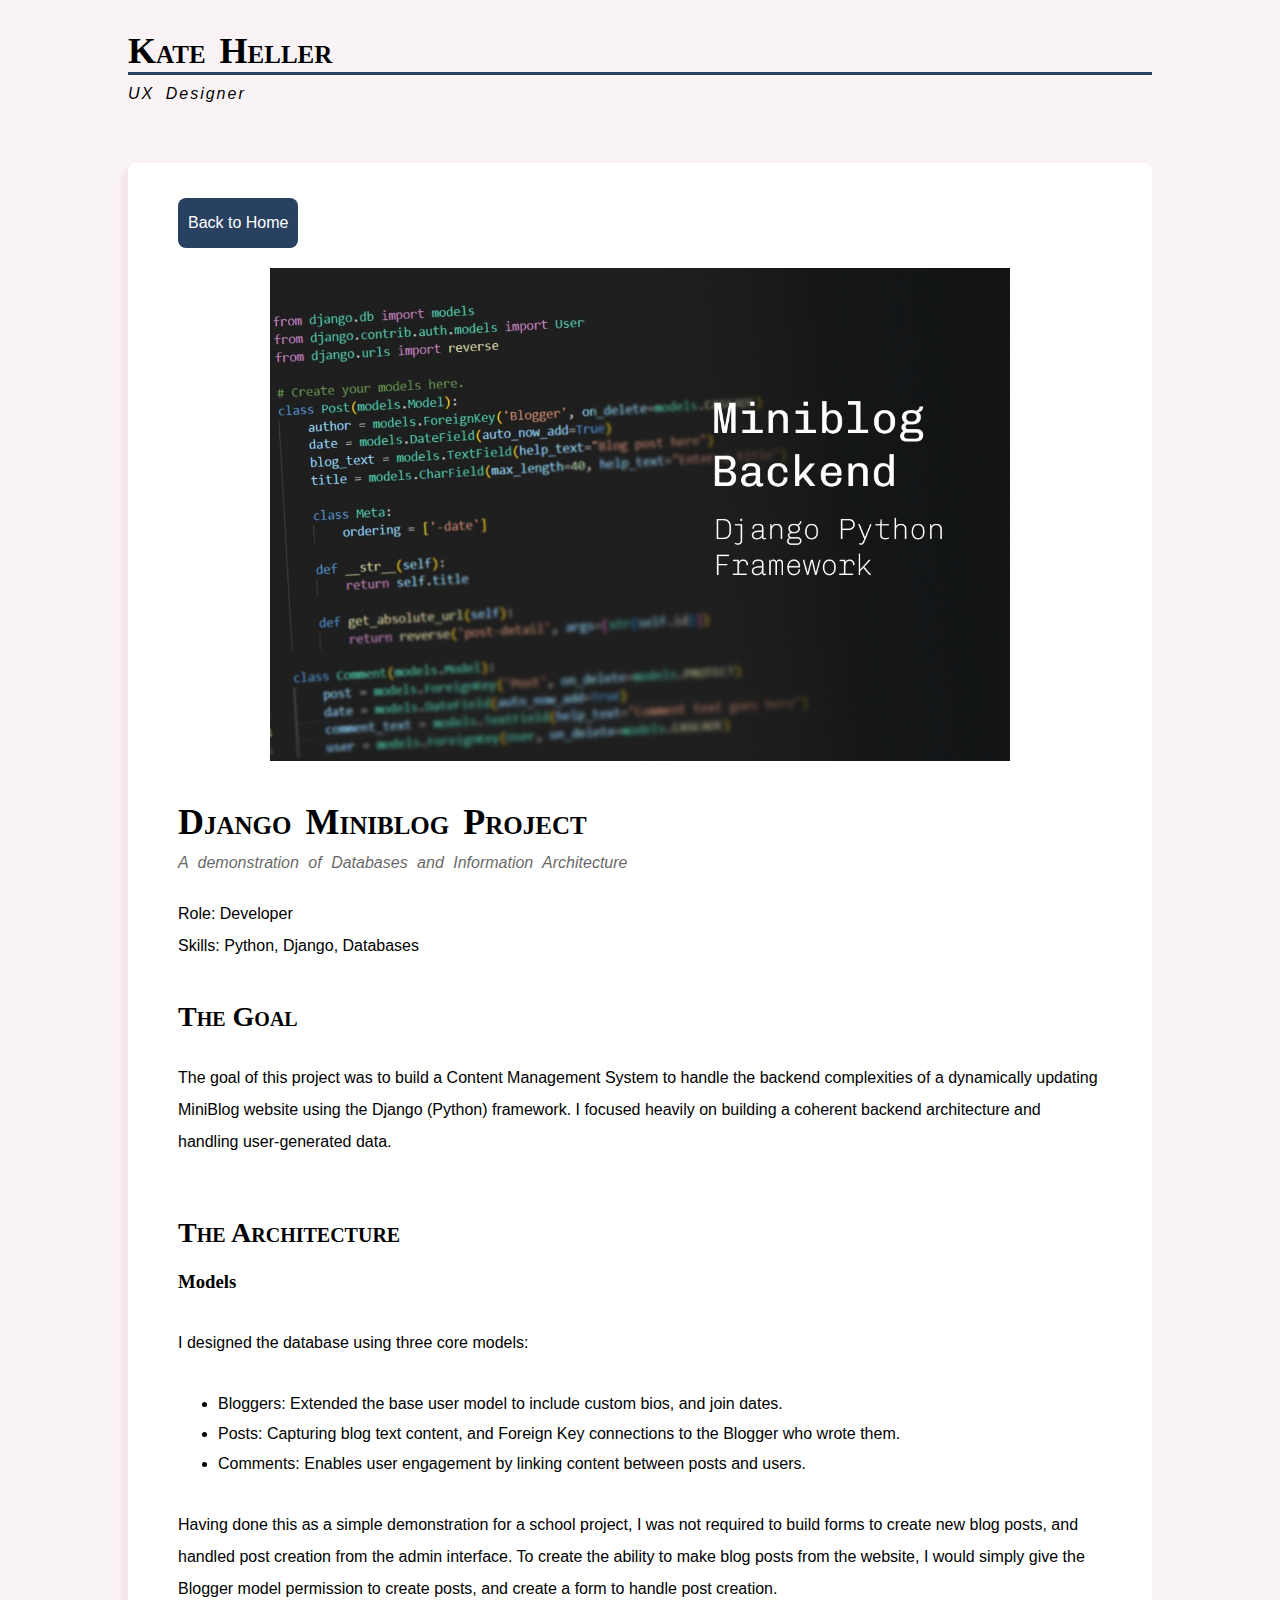
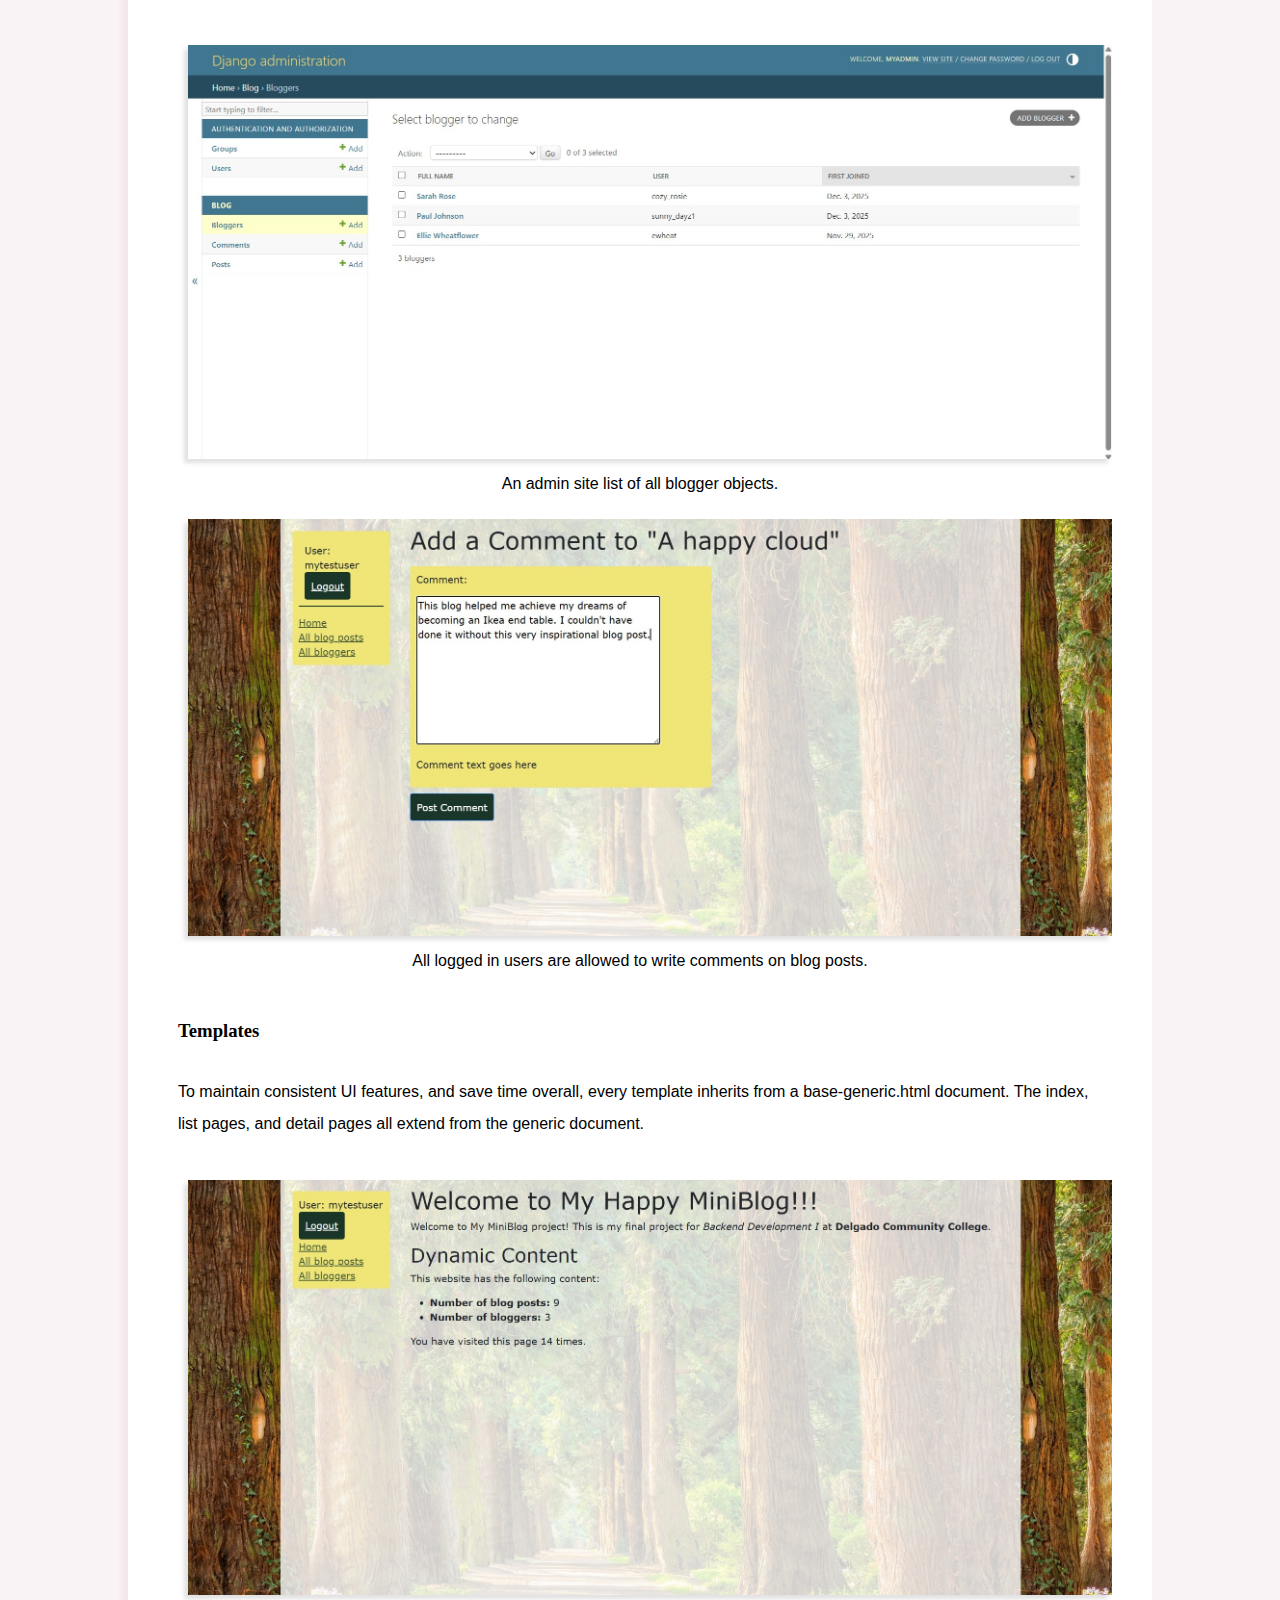
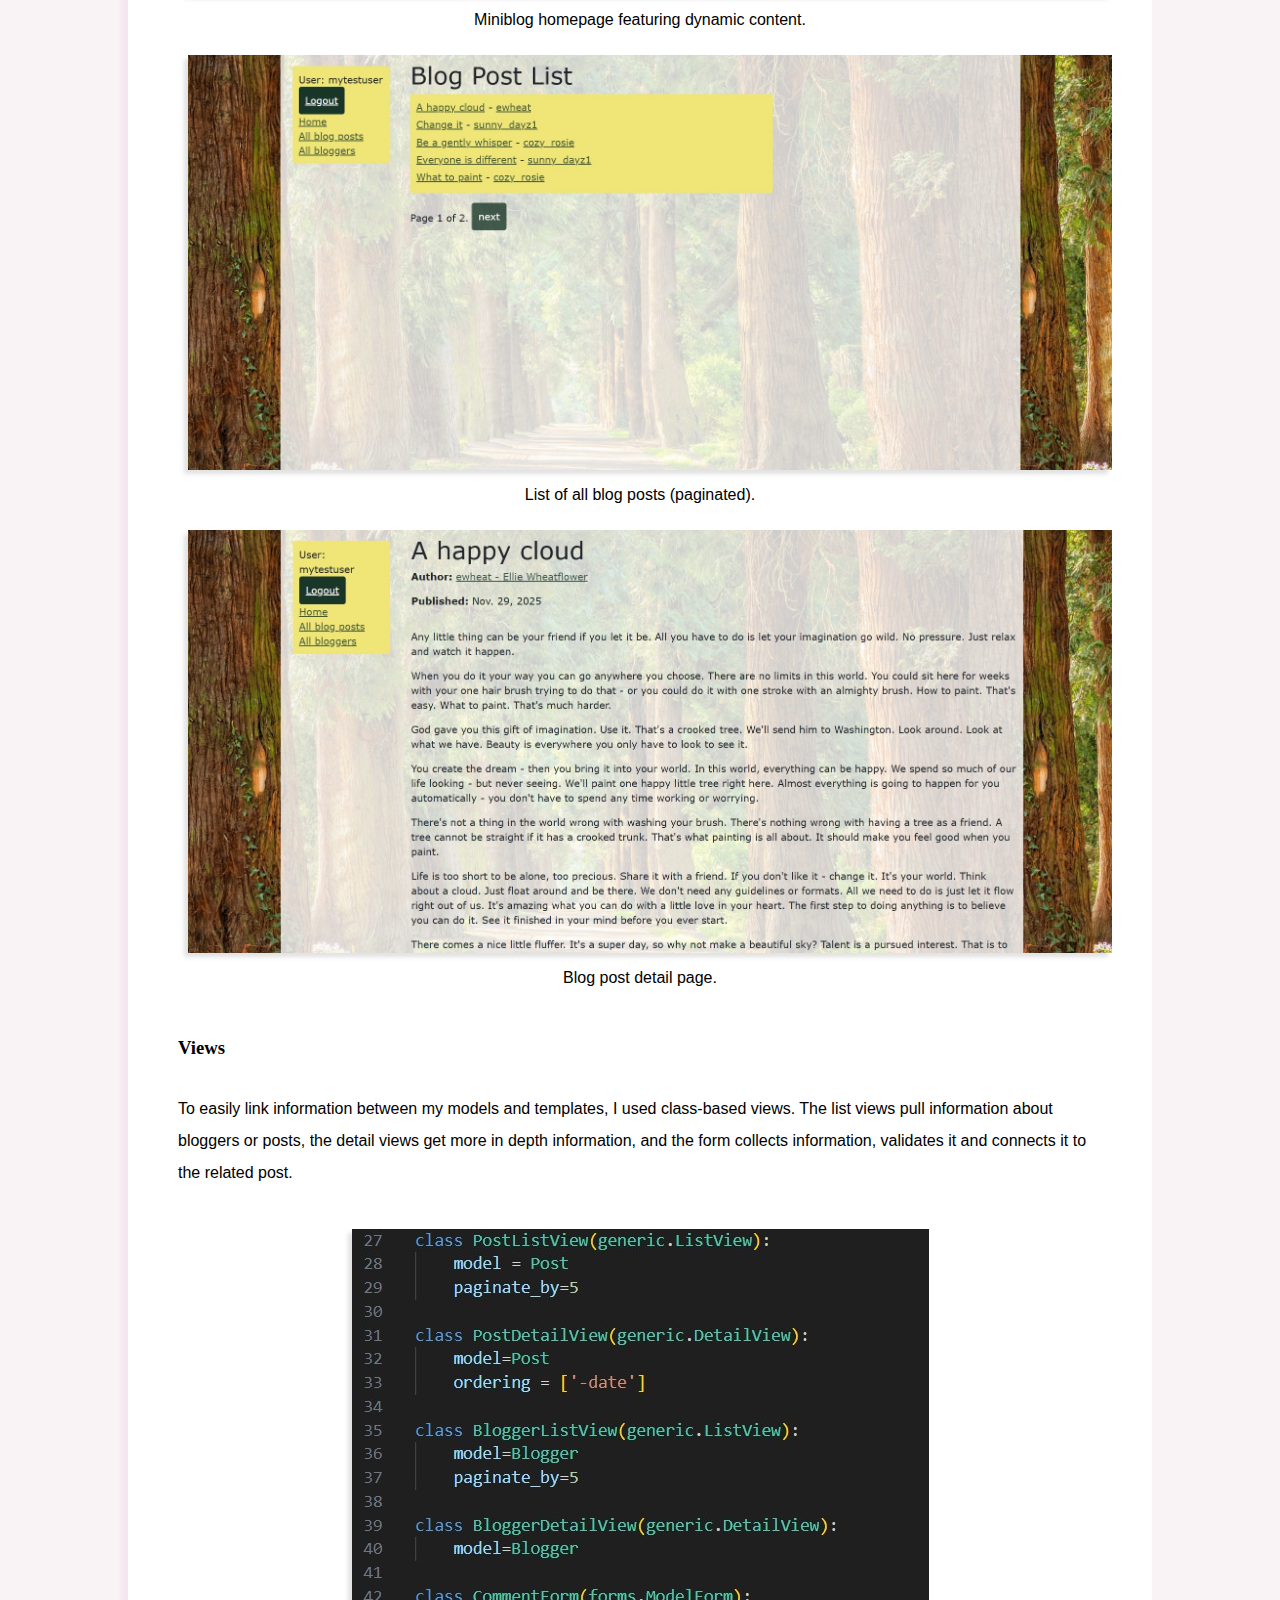
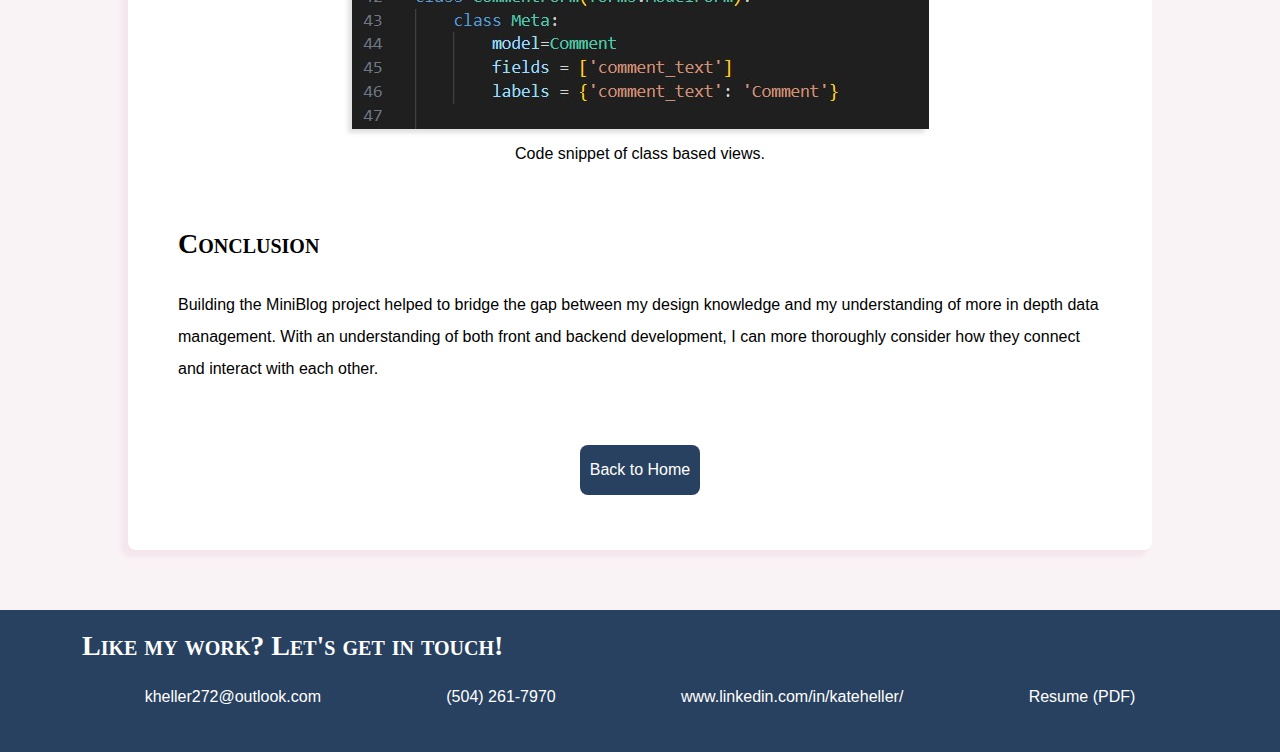
<file: Portfolio Site/case-studies/django.html>
<!doctype html>
<html><!-- InstanceBegin template="/Templates/case-study-template.dwt" codeOutsideHTMLIsLocked="false" -->
<head>
<meta charset="utf-8">
<!-- InstanceBeginEditable name="doctitle" -->
<title>Kate Heller UX Design | Django Miniblog Case Study</title>
<!-- InstanceEndEditable -->
<link href="../styles.css" rel="stylesheet" type="text/css">
	<link rel="icon" type="image/png" href="../assets/favicon.png">
<!-- InstanceBeginEditable name="head" -->
<!-- InstanceEndEditable -->
</head>

<body>
<header>
	<div class="logo"><a href="../index.html">Kate Heller</a></div>
    <aside>UX Designer</aside>
  </header>
<main>
  <!-- InstanceBeginEditable name="EditRegion3" -->
  <section class="case-study">
	  <div><a class="button" href="../index.html">Back to Home</a></div>
	<div class="thumbnail">
	  <img src="../images/mini-blog-thumbnail-1.jpg" alt="Django Backend Project Hero" class="thumbnail-img">
	  </div>
    <div class="project-intro study-section">
      <h1>Django Miniblog Project</h1>
      <aside>A demonstration of Databases and Information Architecture</aside>
		<div class="summary">
        <div class="role">
          <p>Role: Developer</p>
          <p>Skills: Python, Django, Databases</p>
        </div>
      </div>
      <h2>The Goal</h2>
      <p>The goal of this project was to build a Content Management System to handle the backend complexities of a dynamically updating MiniBlog website using the Django (Python) framework. I focused heavily on building a coherent backend architecture and handling user-generated data.</p>
    </div>
	<div class="architecture study-section">
    <h2>The Architecture</h2>
    <div class="models">
      <h3>Models</h3>
      <p>I designed the database using three core models:</p>
      <ul>
        <li>Bloggers: Extended the base user model to include custom bios, and join dates.        </li>
        <li>Posts: Capturing blog text content, and Foreign Key connections to the Blogger who wrote them.        </li>
        <li>Comments: Enables user engagement by linking content between posts and users.
        </li>
      </ul>
      <p>Having done this as a simple demonstration for a school project, I was not required to build forms to create new blog posts, and handled post creation from the admin interface. To create the ability to make blog posts from the website, I would simply give the Blogger model permission to create posts, and create a form to handle post creation.</p>
		<figure class="study-img"><img src="../images/miniblog/miniblog-admin-site.jpg" alt="Administration site"><figcaption>An admin site list of all blogger objects.</figcaption><img src="../images/miniblog/miniblog-comment-form.jpg" alt="Comment form"><figcaption>All logged in users are allowed to write comments on blog posts.</figcaption></figure>
    </div>
    <div class="templates">
      <h3>Templates</h3>
      <p>To maintain consistent UI features, and save time overall, every template inherits from a base-generic.html document. The index, list pages, and detail pages all extend from the generic document.</p>
		<figure class="study-img"><img src="../images/miniblog/miniblog-home.jpg" alt="Miniblog homepage"><figcaption>Miniblog homepage featuring dynamic content.</figcaption><img src="../images/miniblog/miniblog-postlist.jpg" alt="List of blog posts"><figcaption>List of all blog posts (paginated).</figcaption>
		<img src="../images/miniblog/minblog-postdetail.jpg" alt="Blogger detail page"><figcaption>Blog post detail page.</figcaption></figure>
    </div>
    <div class="views">
      <h3>Views</h3>
      <p>To easily link information between my models and templates, I used class-based views. The list views pull information about bloggers or posts, the detail views get more in depth information, and the form collects information, validates it and connects it to the related post.</p>
		<figure class="study-img"><img src="../images/miniblog/miniblog-views.jpg" alt="Code snippet of views"><figcaption>Code snippet of class based views.</figcaption></figure>
	  </div>
	</div>
	  <div class="conclusion study-section">
      <h2>Conclusion</h2>
      <p>Building the MiniBlog project helped to bridge the gap between my design knowledge and my understanding of more in depth data management. With an understanding of both front and backend development, I can more thoroughly consider how they connect and interact with each other.</p>
    </div>
	  <div class="bottom-home"><a class="button" href="../index.html">Back to Home</a></div>
  </section>
<!-- InstanceEndEditable --> </main>
<footer>
  <div class="footer-content">
    <h2>Like my work? Let's get in touch!</h2>
    <ul>
      <li> <a href="mailto:kheller272@outlook.com">kheller272@outlook.com</a></li>
      <li>(504) 261-7970</li>
      <li> <a href="https://www.linkedin.com/in/kateheller/" target="_blank">www.linkedin.com/in/kateheller/</a></li>
      <li><a href="assets/Kate_Heller_Resume2026.pdf" target="_blank">Resume (PDF)</a></li>
    </ul>
  </div>
</footer>
</body>
<!-- InstanceEnd --></html>
</file>
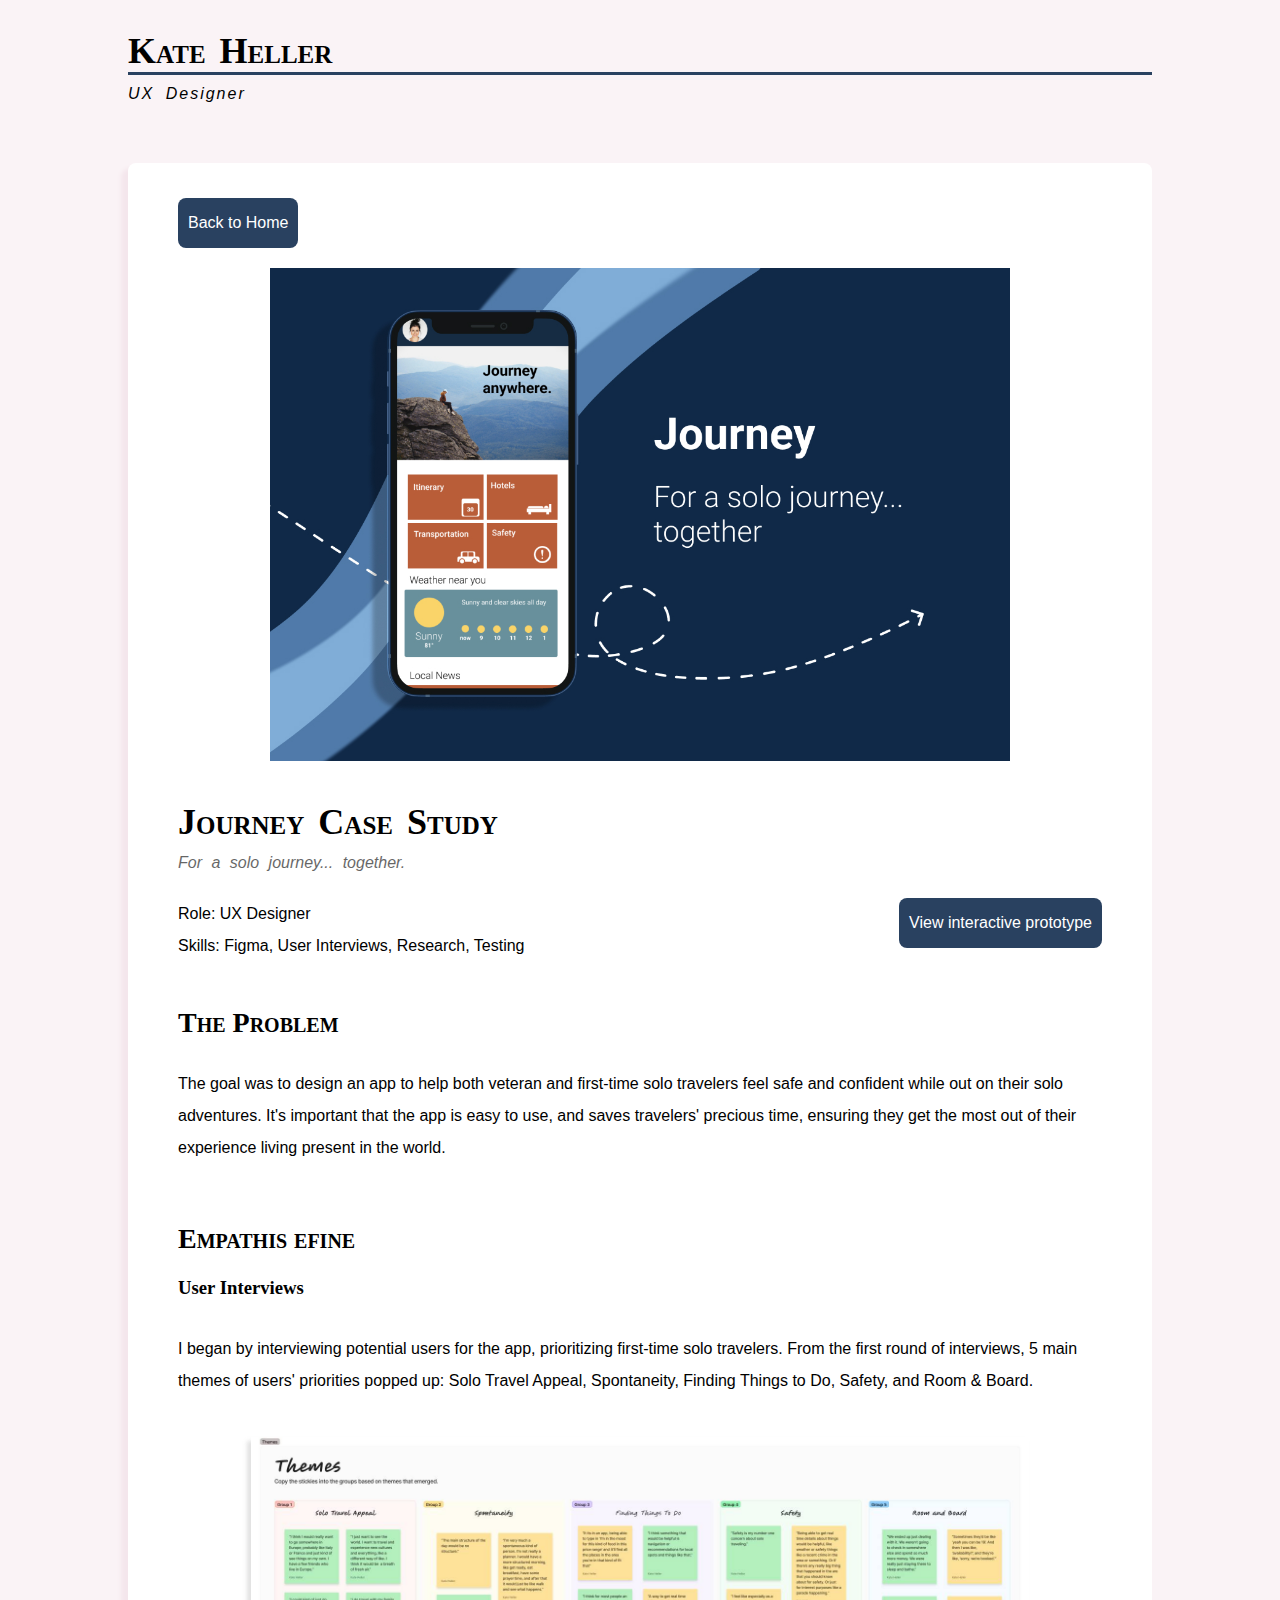
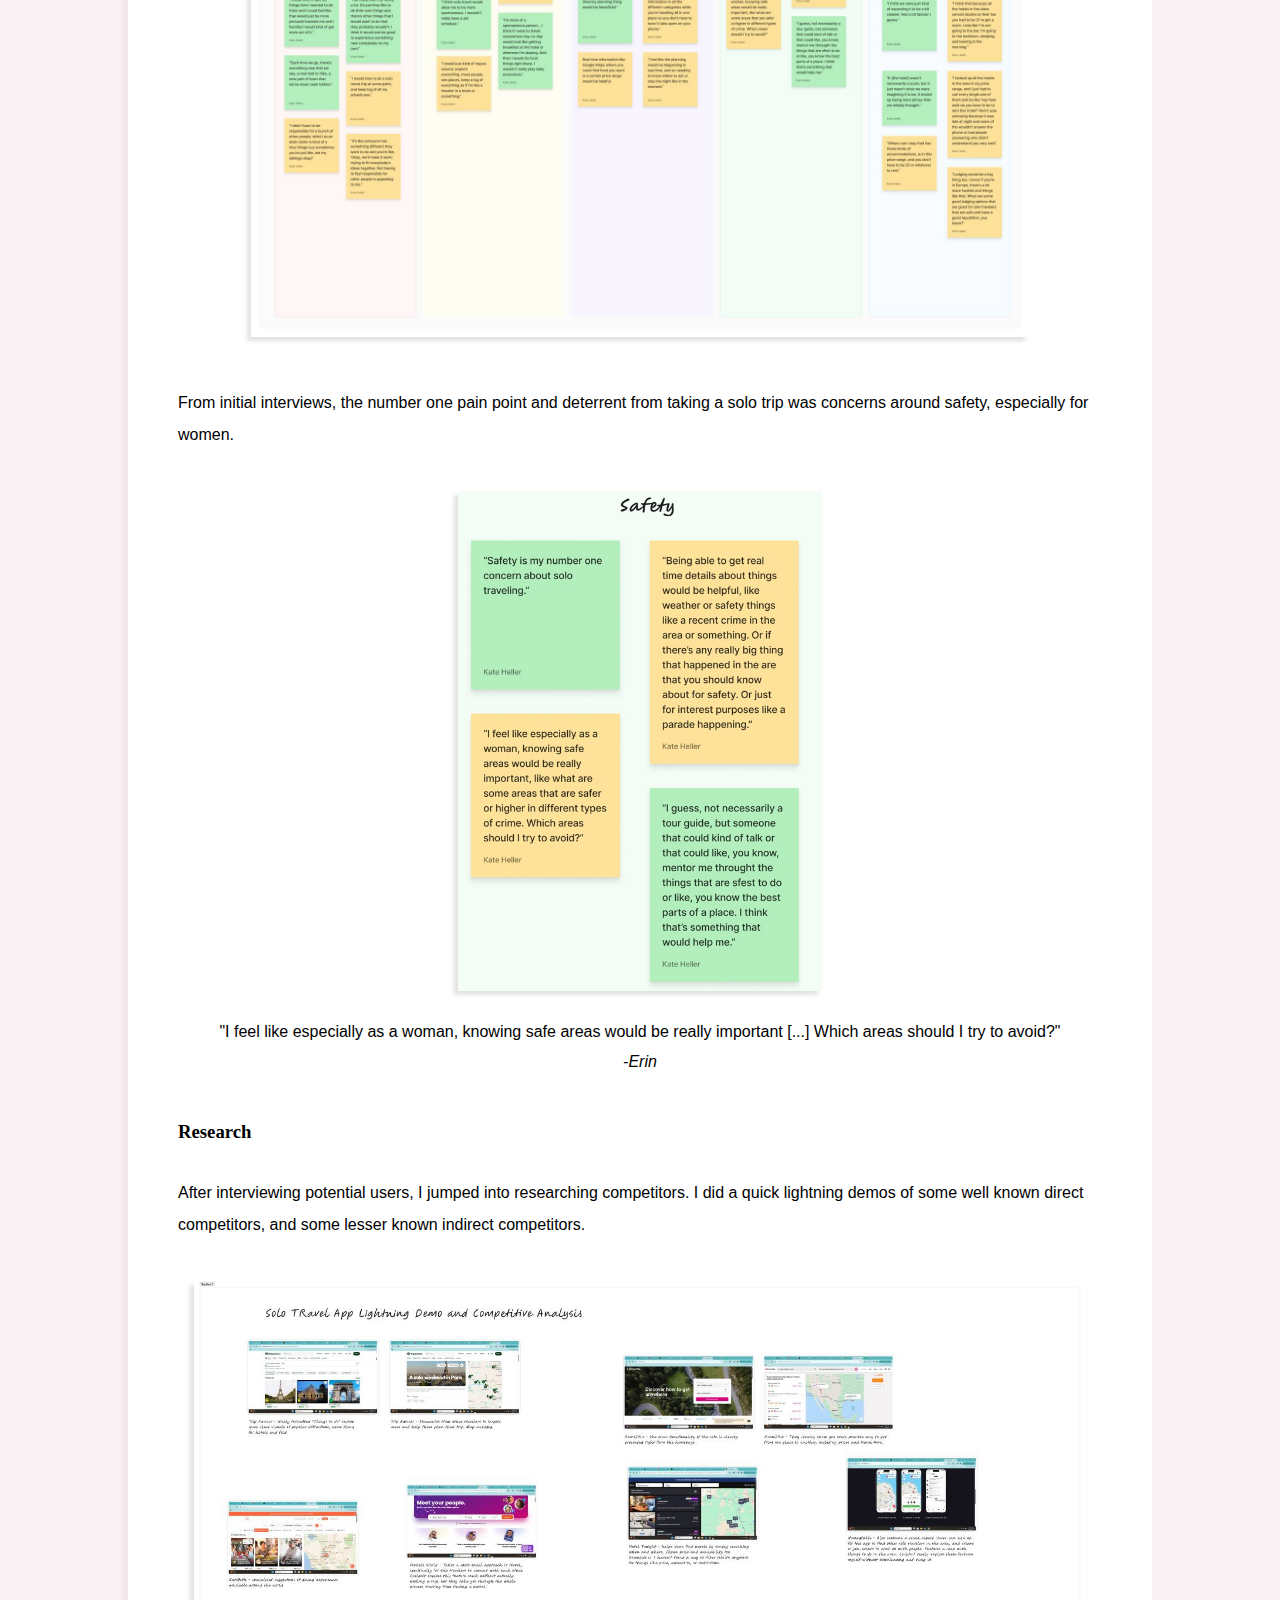
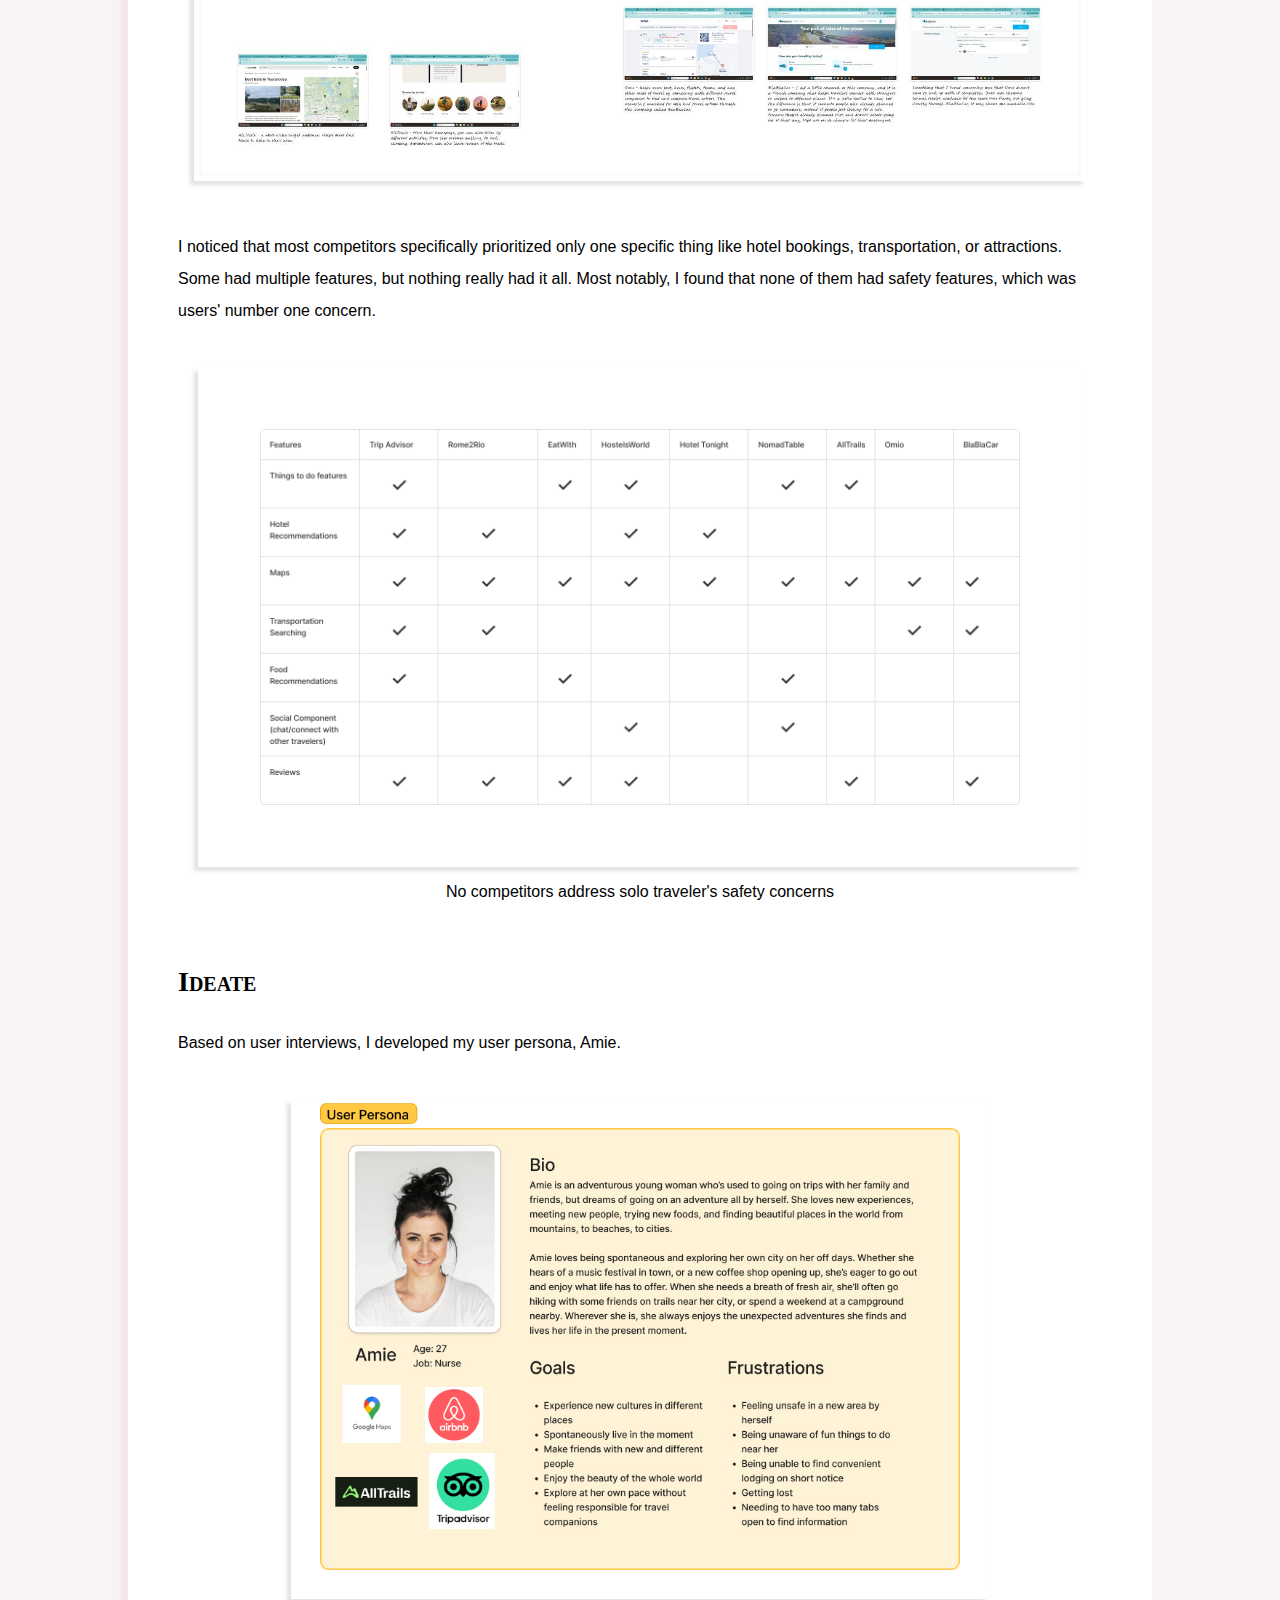
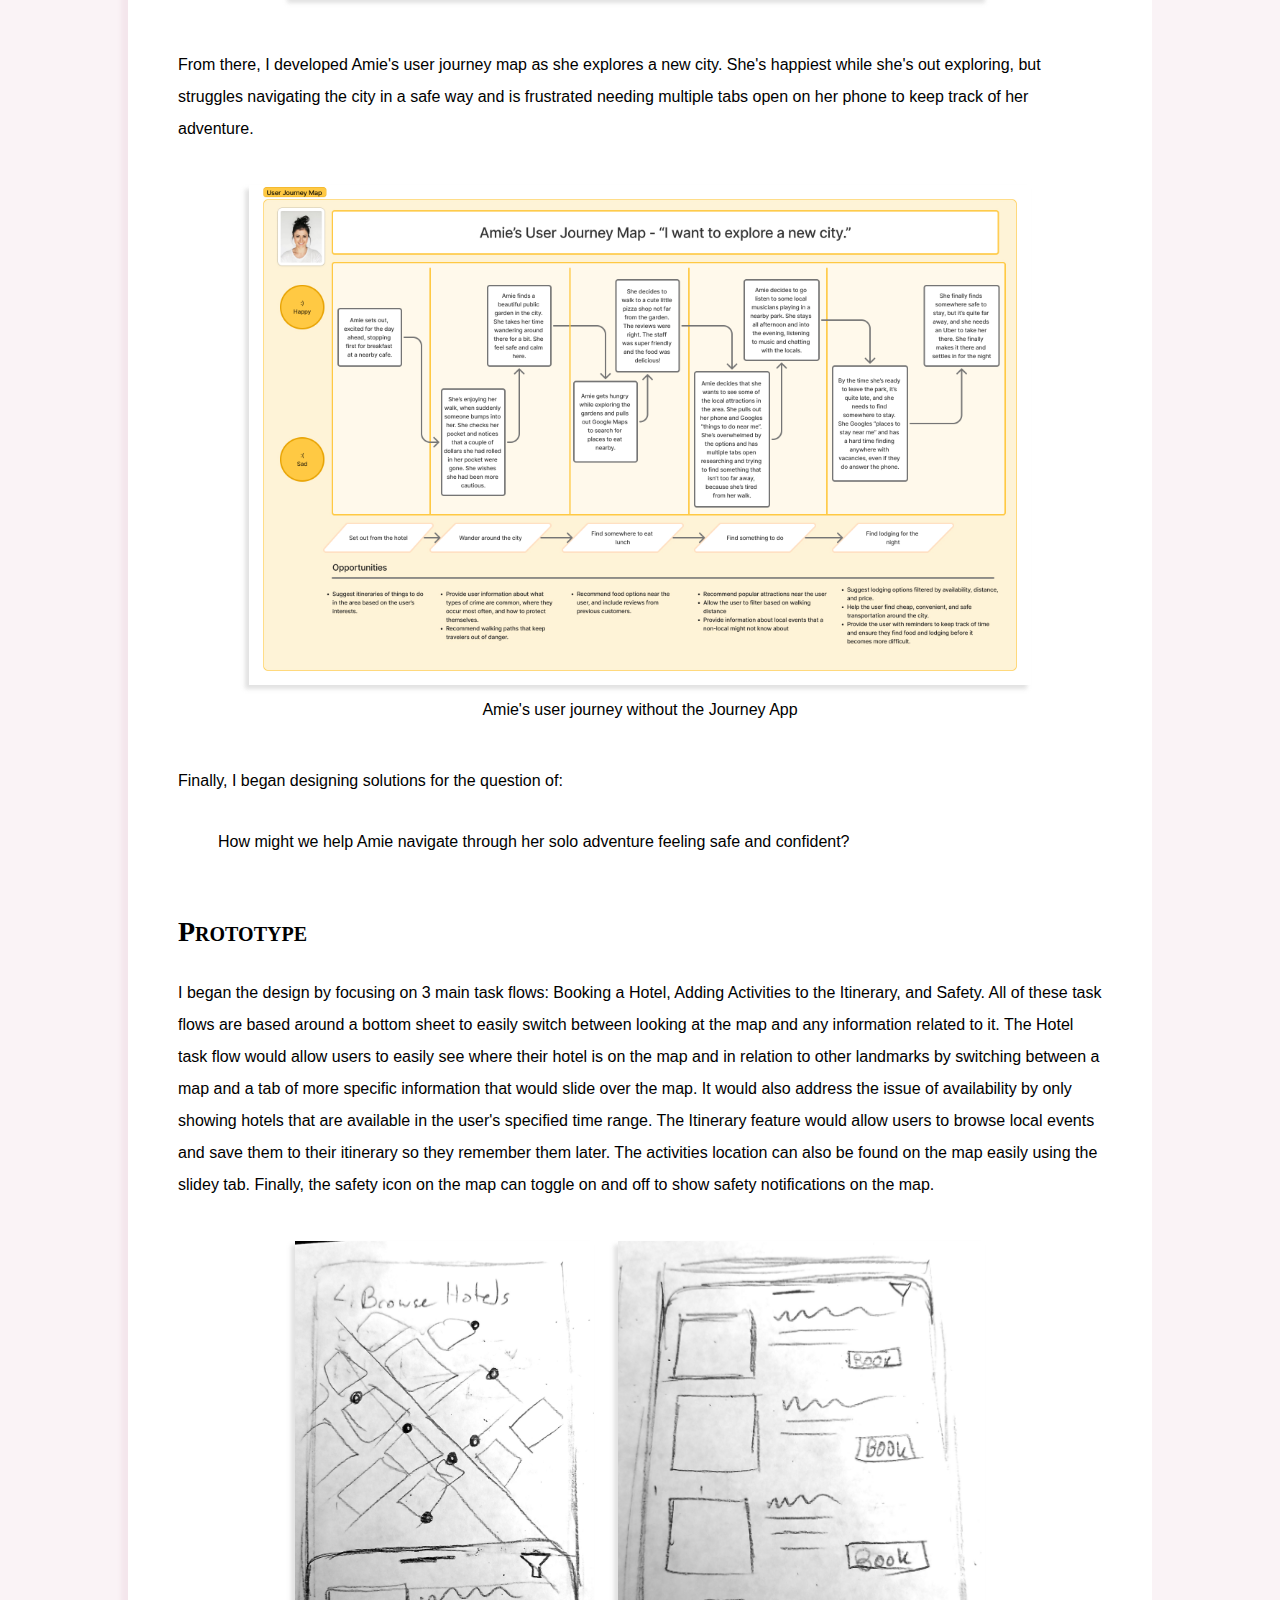
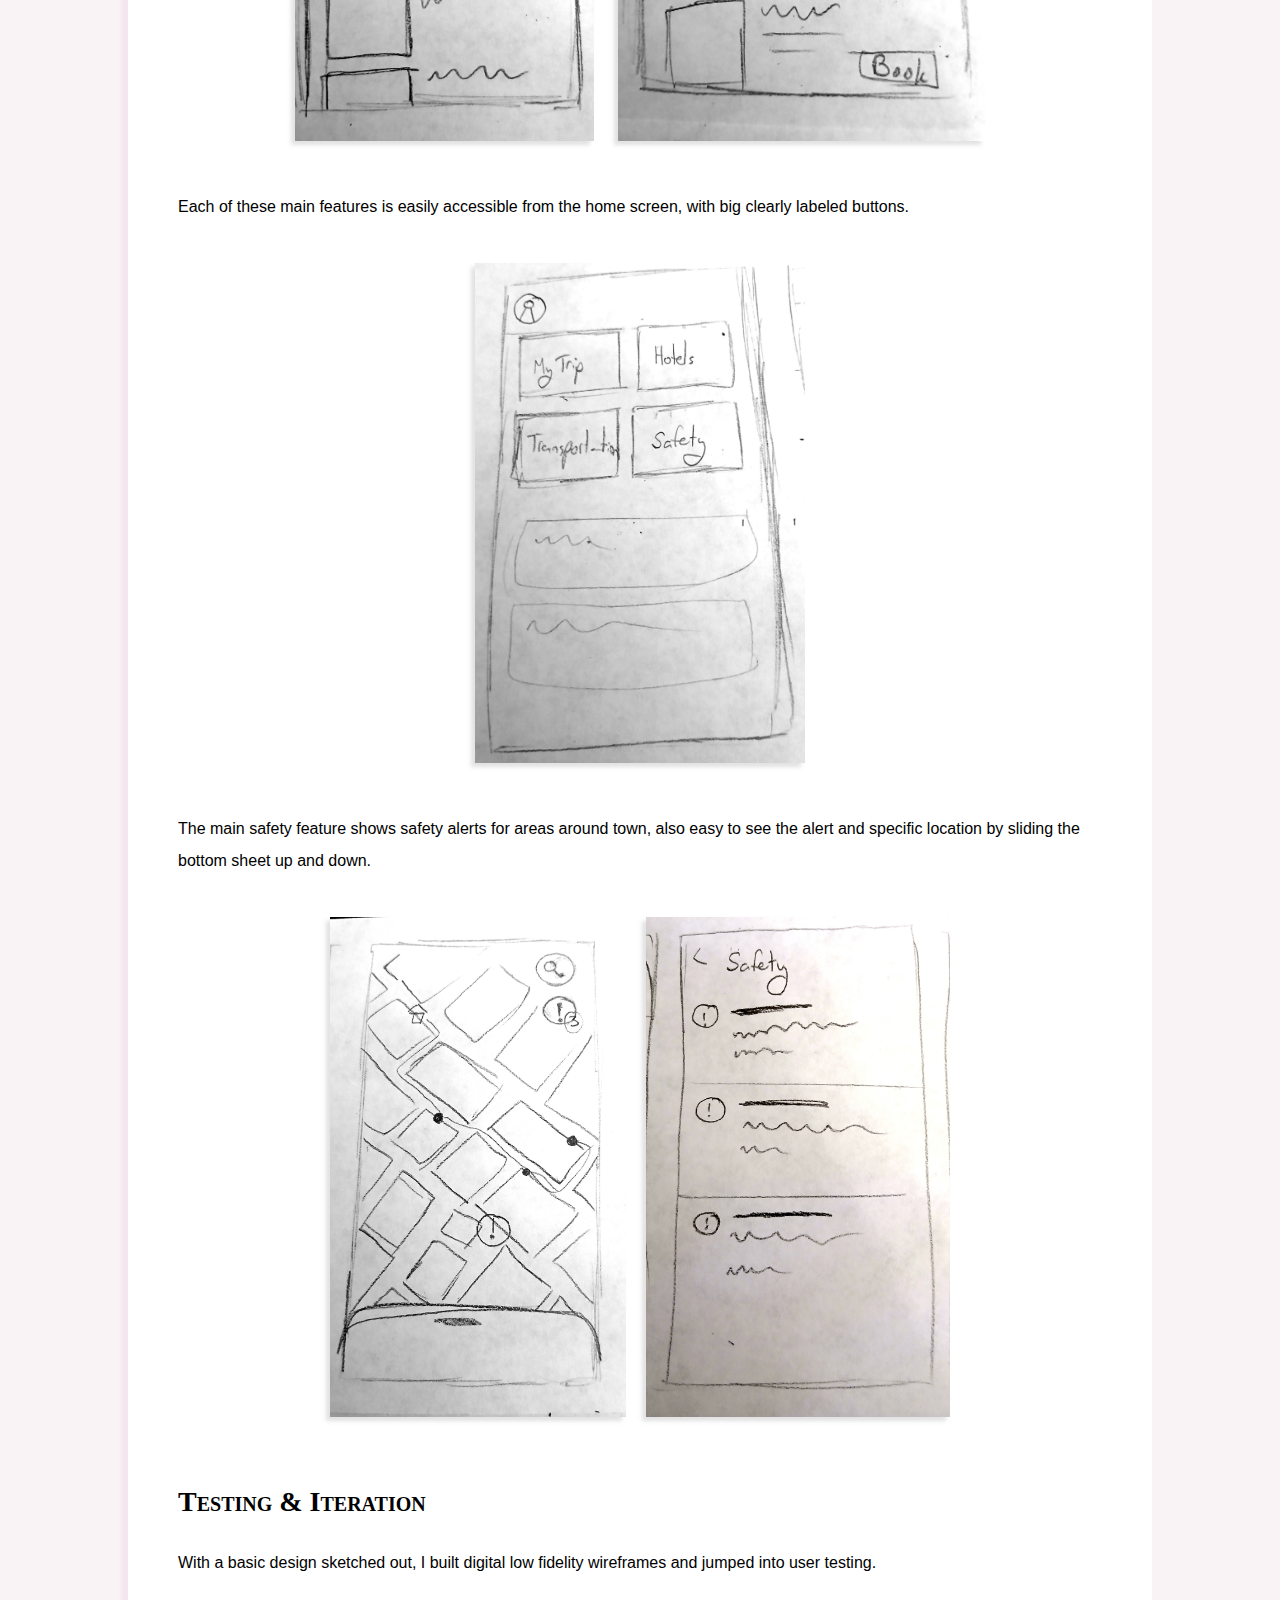
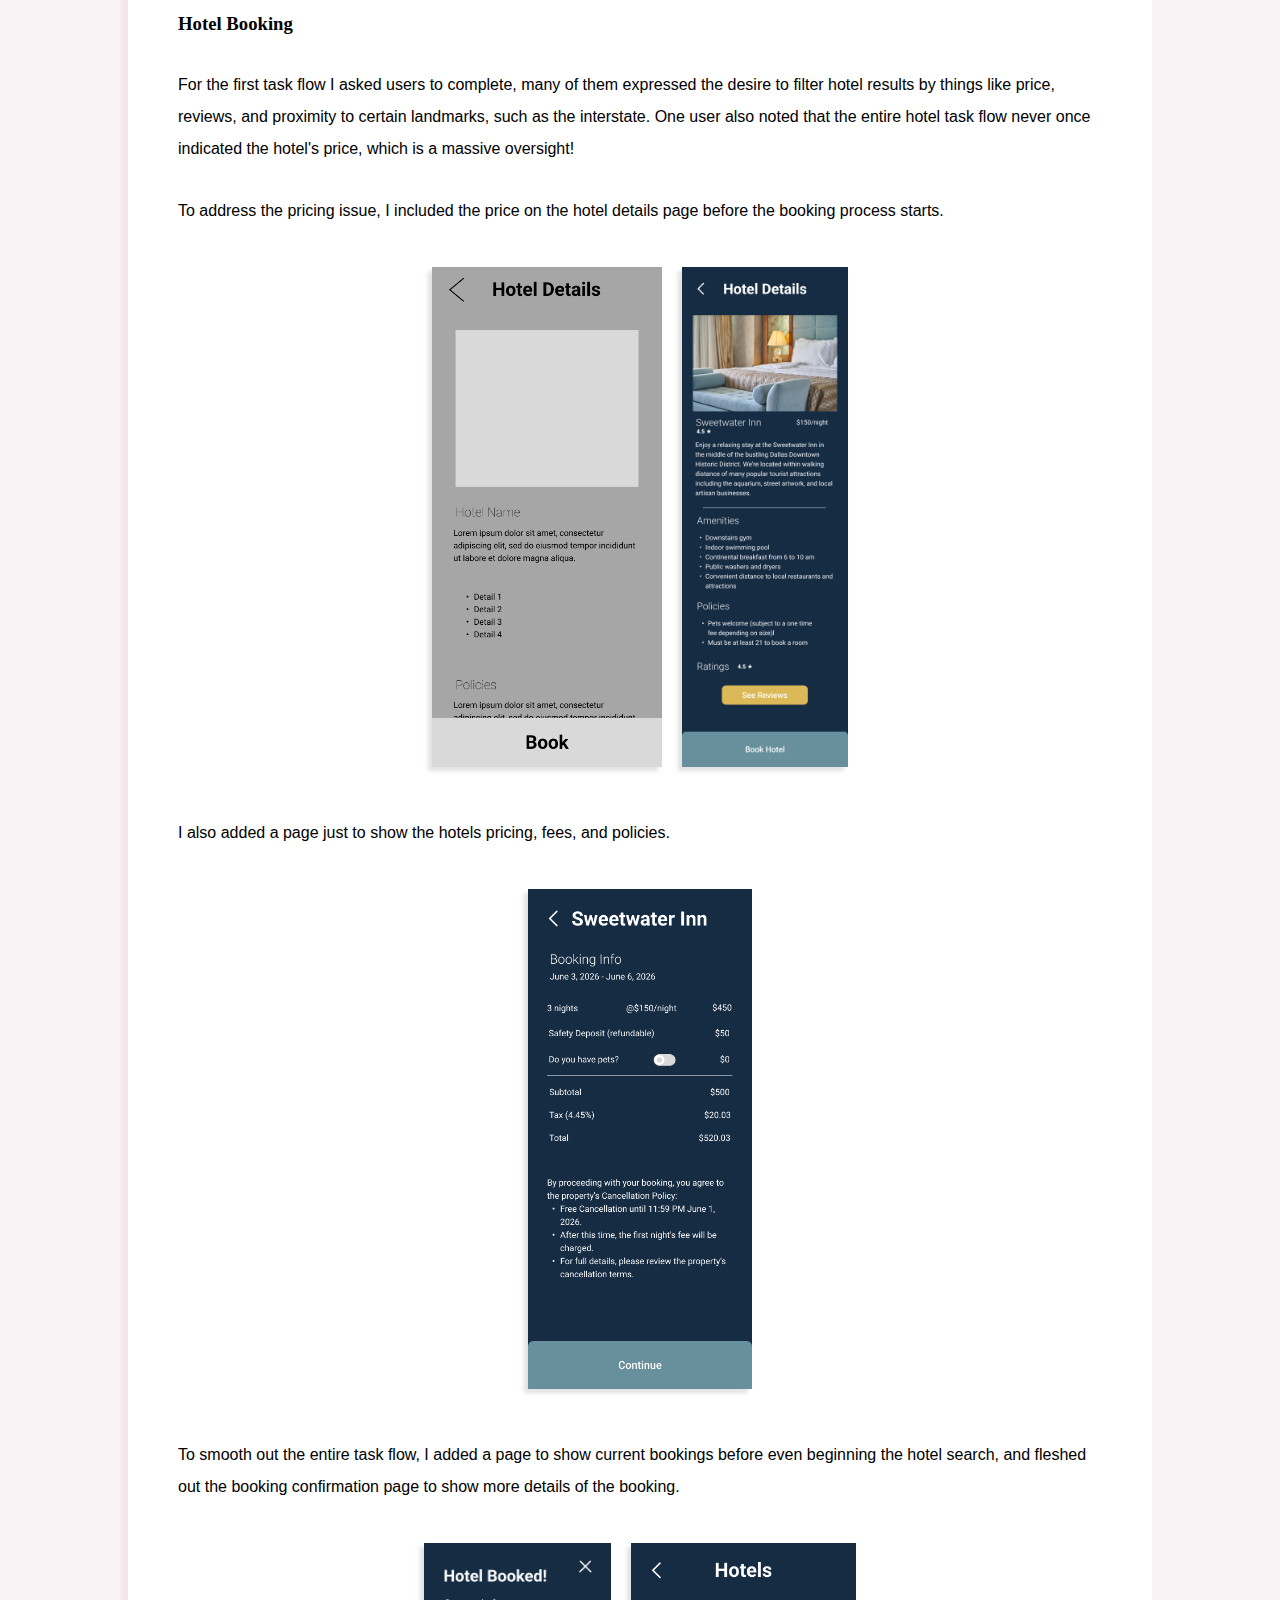
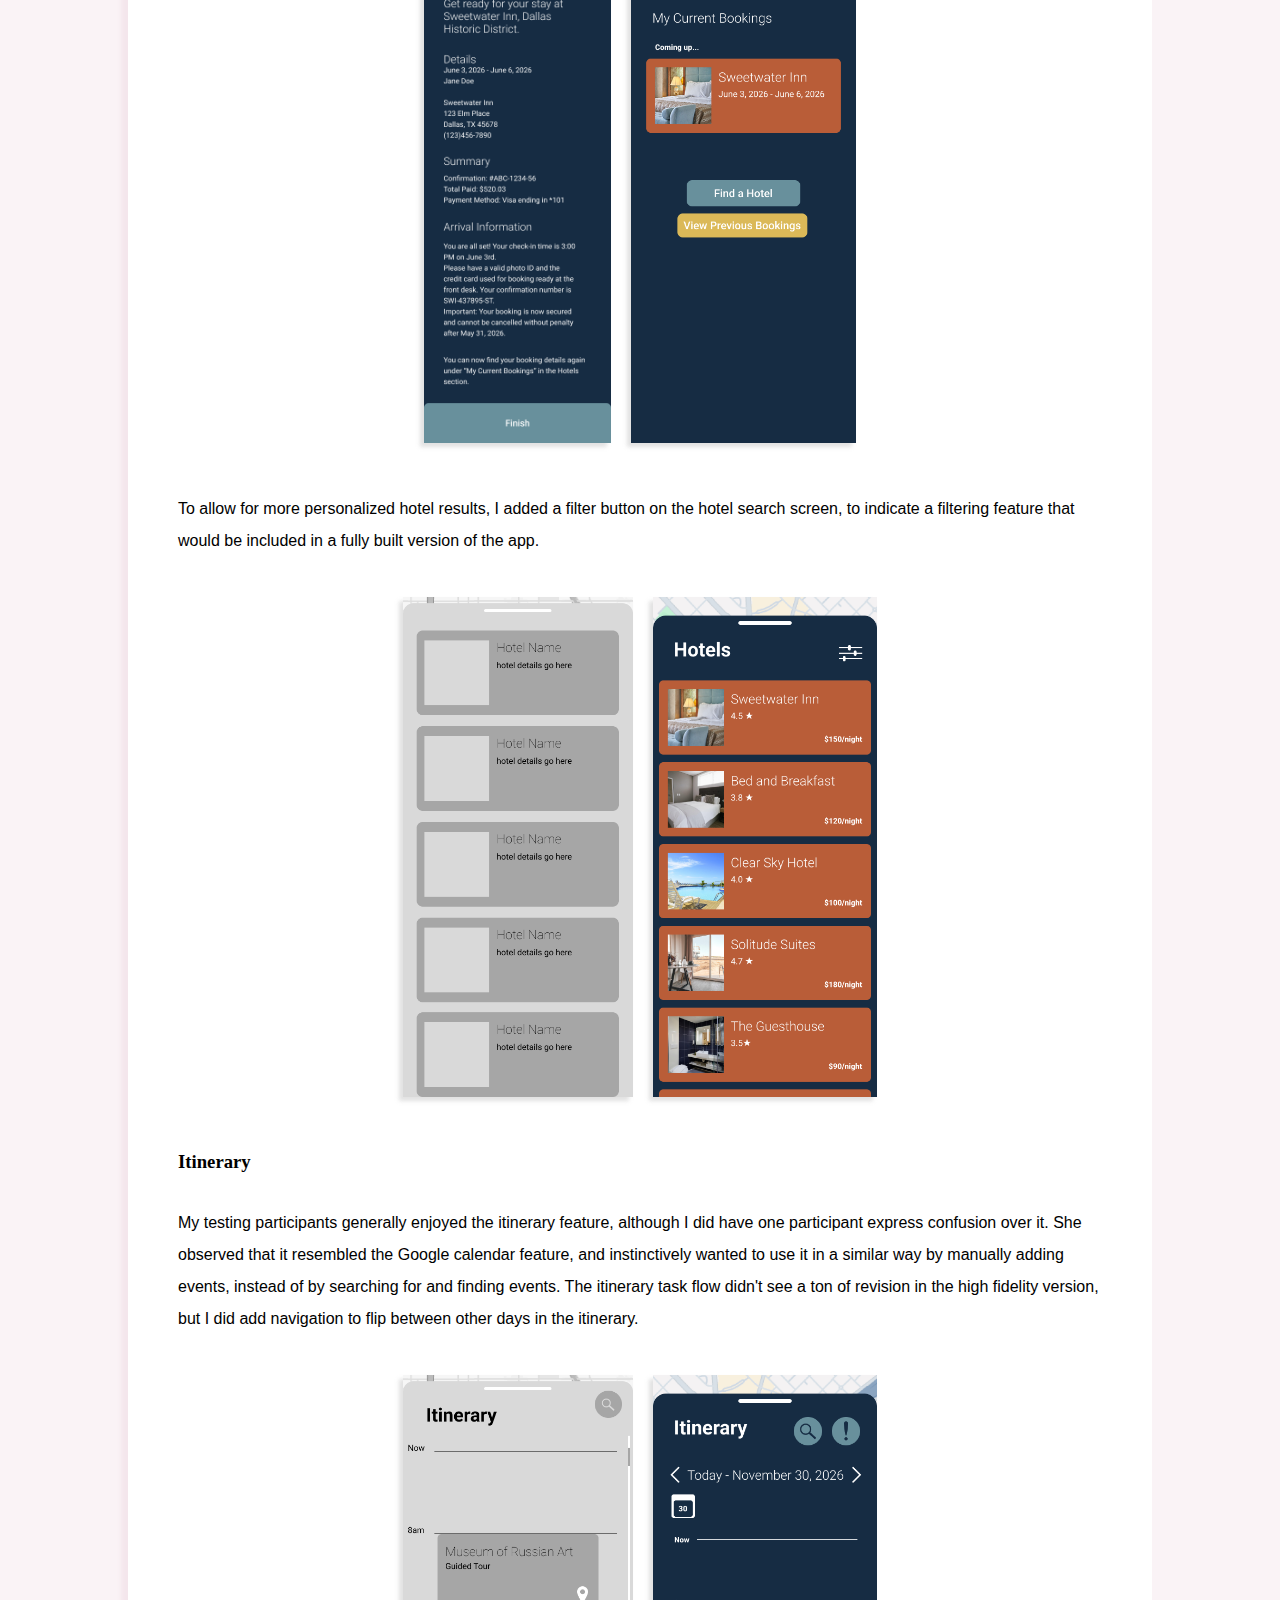
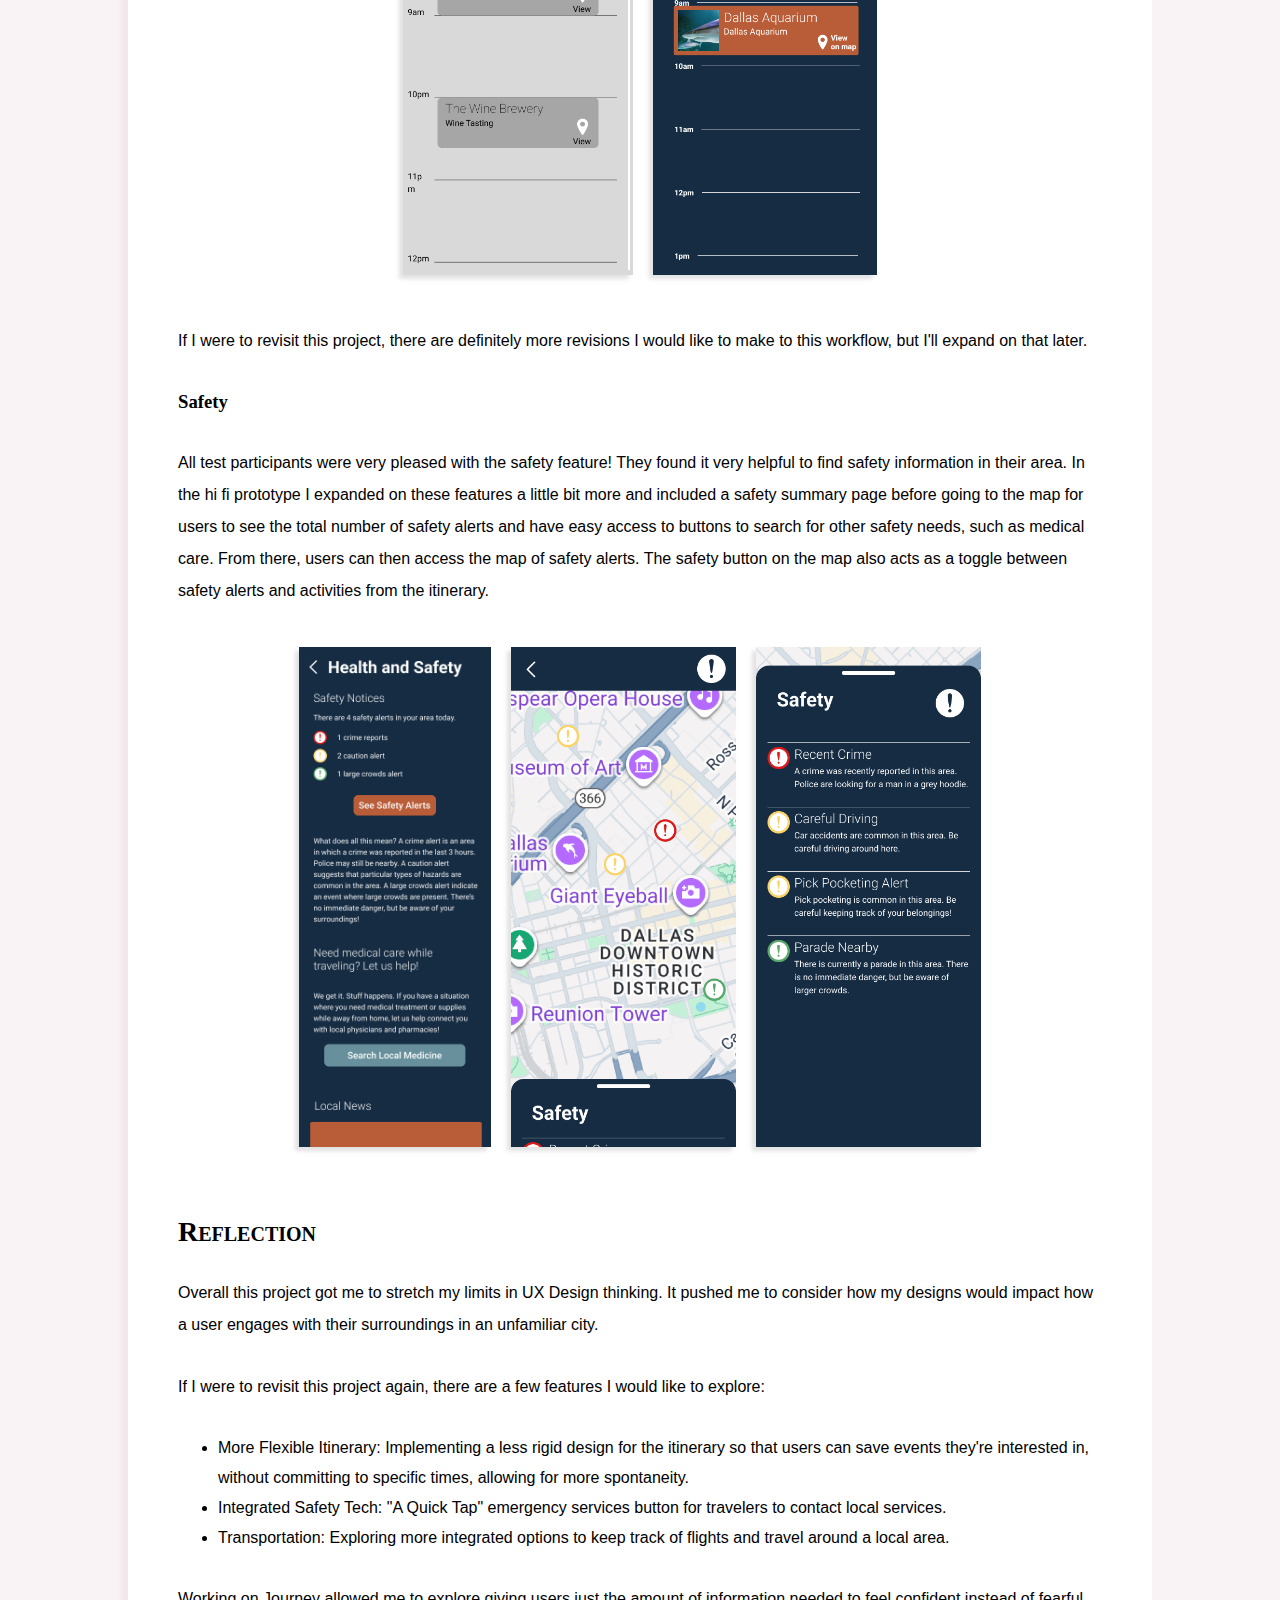
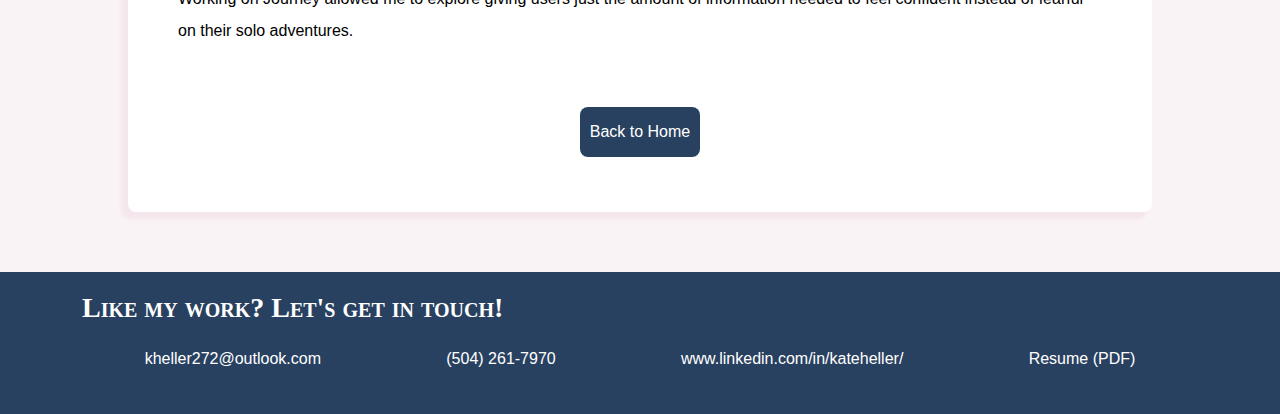
<file: Portfolio Site/case-studies/journey.html>
<!doctype html>
<html><!-- InstanceBegin template="/Templates/case-study-template.dwt" codeOutsideHTMLIsLocked="false" -->
<head>
<meta charset="utf-8">
<!-- InstanceBeginEditable name="doctitle" -->
<title>Kate Heller UX Design | Journey UX Design Case Study</title>
<!-- InstanceEndEditable -->
<link href="../styles.css" rel="stylesheet" type="text/css">
	<link rel="icon" type="image/png" href="../assets/favicon.png">
<!-- InstanceBeginEditable name="head" -->
<!-- InstanceEndEditable -->
</head>

<body>
<header>
	<div class="logo"><a href="../index.html">Kate Heller</a></div>
    <aside>UX Designer</aside>
  </header>
<main>
  <!-- InstanceBeginEditable name="EditRegion3" -->
  <section class="case-study">
	  <div><a class="button" href="../index.html">Back to Home</a></div>
    <div class="thumbnail"><img src="../images/journey-thumbnail-1.jpg" alt="Journey App Hero" class="thumbnail-img"></div>
    <div class="project-intro study-section">
      <h1>Journey Case Study</h1>
      <aside>For a solo journey... together.</aside>
      <div class="summary">
        <div class="role">
          <p>Role: UX Designer</p>
          <p>Skills: Figma, User Interviews, Research, Testing</p>
        </div>
        <a href="https://www.figma.com/proto/Noglk17ddN6ZMPwnJrWhv4/Solo-Travel-App-Wireframes?node-id=109-830&p=f&t=2kj4eOc4PrgwWowy-1&scaling=scale-down&content-scaling=fixed&page-id=109%3A801&starting-point-node-id=109%3A830" target="_blank" class="button">View interactive prototype</a>
      </div>
<h2>The Problem</h2>
      <p>The goal was to design an app to help both veteran and first-time solo travelers feel safe and confident while out on their solo adventures. It's important that the app is easy to use, and saves travelers' precious time, ensuring they get the most out of their experience living present in the world.</p>
    </div>
    <div class="define study-section">
      <h2>Empathis  efine</h2>
      <h3>User Interviews</h3>
      <p>I began by interviewing potential users for the app, prioritizing first-time solo travelers. From the first round of interviews, 5 main themes of users' priorities popped up: Solo Travel Appeal, Spontaneity, Finding Things to Do, Safety, and Room &amp; Board.</p>
      <figure class="study-img"><img src="../images/journey/journey-affinity-diagram.jpg" alt="Figma Affinity Diagram Sticky Notes"></figure>
      <p>From initial interviews, the number one pain point and deterrent from taking a solo trip was concerns around safety, especially for women.</p>
      <figure class="study-img"><img src="../images/journey/safety-quotes.jpg" alt="Closeup of Quotes on Safety Concerns">
        <blockquote>"I feel like especially as a woman, knowing safe areas would be really important [...] Which areas should I try to avoid?" <cite>-Erin</cite></blockquote>
      </figure>
      <h3>Research</h3>
      <p>After interviewing potential users, I jumped into researching competitors. I did a quick lightning demos of some well known direct competitors, and some lesser known indirect competitors.</p>
      <figure class="study-img"><img src="../images/journey/journey-lightningdemo.jpg" alt="Lightning Demo of Competitor Products"></figure>
      <p>I noticed that most competitors specifically prioritized only one specific thing like hotel bookings, transportation, or attractions. Some had multiple features, but nothing really had it all. Most notably, I found that none of them had safety features, which was users' number one concern.</p>
      <figure class="study-img"><img src="../images/journey/journey-competitive-analysis.jpg" alt="Chart showing features of competitor products">
        <figcaption>No competitors address solo traveler's safety concerns</figcaption>
      </figure>
    </div>
    <div class="ideate study-section">
      <h2>Ideate</h2>
      <p>Based on user interviews, I developed my user persona, Amie.</p>
      <figure class="study-img"><img src="../images/journey/journey-persona.jpg" alt="User Persona Amie"></figure>
      <p>From there, I developed Amie's user journey map as she explores a new city. She's happiest while she's out exploring, but struggles navigating the city in a safe way and is frustrated needing multiple tabs open on her phone to keep track of her adventure.</p>
      <figure class="study-img"><img src="../images/journey/journey-userjourney.jpg" alt="Amie's User Journey">
        <figcaption>Amie's user journey without the Journey App</figcaption>
      </figure>
      <p>Finally, I began designing solutions for the question of:</p>
      <blockquote>How might we help Amie navigate through her solo adventure feeling safe and confident?</blockquote>
    </div>
    <div class="prototype study-section">
      <h2>Prototype</h2>
      <p>I began the design by focusing on 3 main task flows: Booking a Hotel, Adding Activities to the Itinerary, and Safety. All of these task flows are based around a bottom sheet to easily switch between looking at the map and any information related to it. The Hotel task flow would allow users to easily see where their hotel is on the map and in relation to other landmarks by switching between a map and a tab of more specific information that would slide over the map. It would also address the issue of availability by only showing hotels that are available in the user's specified time range. The Itinerary feature would allow users to browse local events and save them to their itinerary so they remember them later. The activities location can also be found on the map easily using the slidey tab. Finally, the safety icon on the map can toggle on and off to show safety notifications on the map.</p>
      <figure class="study-img img-row"> <img src="../images/journey/lofi-bottomsheet1.jpg" alt="Wireframe of bottom sheet pulled down"> <img src="../images/journey/lofi-bottomsheet2.jpg" alt="Wireframe of bottom sheet pulled up"> </figure>
      <p>Each of these main features is easily accessible from the home screen, with big clearly labeled buttons.</p>
      <figure class="study-img"><img src="../images/journey/lofi-home.jpg" alt="Wireframe of home page"></figure>
      <p>The main safety feature shows safety alerts for areas around town, also easy to see the alert and specific location by sliding the bottom sheet up and down.</p>
      <figure class="study-img"><img src="../images/journey/lofi-safety1.jpg" alt="Wireframe of safety bottom sheet"><img src="../images/journey/lofi-safety2.jpg" alt="Wireframe of safety information page"></figure>
    </div>
    <div class="testing study-section">
      <h2>Testing &amp; Iteration</h2>
      <p>With a basic design sketched out, I built digital low fidelity wireframes and jumped into user testing.</p>
      <h3>Hotel Booking</h3>
      <p>For the first task flow I asked users to complete, many of them expressed the desire to filter hotel results by things like price, reviews, and proximity to certain landmarks, such as the interstate. One user also noted that the entire hotel task flow never once indicated the hotel's price, which is a massive oversight!</p>
      <p>To address the pricing issue, I included the price on the hotel details page before the booking process starts.</p>
      <figure class="study-img"><img src="../images/journey/digital-hotel-details.png" alt="Digital wireframe of hotel details page"><img src="../images/journey/hifi-hotel-details.png" alt="Hifi prototype of hotel details page"/></figure>
      <p>I also added a page just to show the hotels pricing, fees, and policies.</p>
      <figure class="study-img"><img src="../images/journey/hifi-booking-details.png" alt="Hifi prototype of in depth booking information"></figure>
      <p>To smooth out the entire task flow, I added a page to show current bookings before even beginning the hotel search, and fleshed out the booking confirmation page to show more details of the booking.</p>
      <figure class="study-img"><img src="../images/journey/prototype-booking-confirmation.png" alt="Booking Confirmation Page"><img src="../images/journey/prototype-current-bookings.png" alt="Current Bookings page"></figure>
      <p>To allow for more personalized hotel results, I added a filter button on the hotel search screen, to indicate a filtering feature that would be included in a fully built version of the app.</p>
      <figure class="study-img"><img src="../images/journey/digital-hotel-browse.png" alt="Digital wireframe of hotel browsing page"><img src="../images/journey/prototype-hotel-browse.png" alt="Prototype of hotel browsing page"></figure>
      <h3>Itinerary</h3>
      <p>My testing participants generally enjoyed the itinerary feature, although I did have one participant express confusion over it. She observed that it resembled the Google calendar feature, and instinctively wanted to use it in a similar way by manually adding events, instead of by searching for and finding events. The itinerary task flow didn't see a ton of revision in the high fidelity version, but I did add navigation to flip between other days in the itinerary.</p>
      <figure class="study-img"><img src="../images/journey/digital-itinerary.png" alt="Digital wireframe of itinerary page"><img src="../images/journey/prototype-itinerary.png" alt="Prototype of itinerary page"></figure>
      <p>If I were to revisit this project, there are definitely more revisions I would like to make to this workflow, but I'll expand on that later.</p>
      <h3>Safety</h3>
      <p>All test participants were very pleased with the safety feature! They found it very helpful to find safety information in their area. In the hi fi prototype I expanded on these features a little bit more and included a safety summary page before going to the map for users to see the total number of safety alerts and have easy access to buttons to search for other safety needs, such as medical care. From there, users can then access the map of safety alerts. The safety button on the map also acts as a toggle between safety alerts and activities from the itinerary.</p>
      <figure class="study-img"><img src="../images/journey/prototype-health-and-safety.png" alt="Prototype of health and safety page"><img src="../images/journey/prototype-safety-map.png" alt="Prototype of safety map"><img src="../images/journey/prototype-safety-alerts.png" alt="Prototype of safety alerts"></figure>
    </div>
    <div class="reflection study-section">
      <h2>Reflection</h2>
      <p>Overall this project got me to stretch my limits in UX Design thinking. It pushed me to consider how my designs would impact how a user engages with their surroundings in an unfamiliar city.</p>
      <p>If I were to revisit this project again, there are a few features I would like to explore:</p>
      <ul>
        <li> More Flexible Itinerary: Implementing a less rigid design for the itinerary so that users can save events they're interested in, without committing to specific times, allowing for more spontaneity. </li>
        <li> Integrated Safety Tech: "A Quick Tap" emergency services button for travelers to contact local services. </li>
        <li> Transportation: Exploring more integrated options to keep track of flights and travel around a local area. </li>
      </ul>
      <p>Working on Journey allowed me to explore giving users just the amount of information needed to feel confident instead of fearful on their solo adventures.</p>
    </div>
	  <div class="bottom-home"><a class="button" href="../index.html">Back to Home</a></div>
  </section>
  <!-- InstanceEndEditable --> </main>
<footer>
  <div class="footer-content">
    <h2>Like my work? Let's get in touch!</h2>
    <ul>
      <li> <a href="mailto:kheller272@outlook.com">kheller272@outlook.com</a></li>
      <li>(504) 261-7970</li>
      <li> <a href="https://www.linkedin.com/in/kateheller/" target="_blank">www.linkedin.com/in/kateheller/</a></li>
      <li><a href="assets/Kate_Heller_Resume2026.pdf" target="_blank">Resume (PDF)</a></li>
    </ul>
  </div>
</footer>
</body>
<!-- InstanceEnd --></html>
</file>
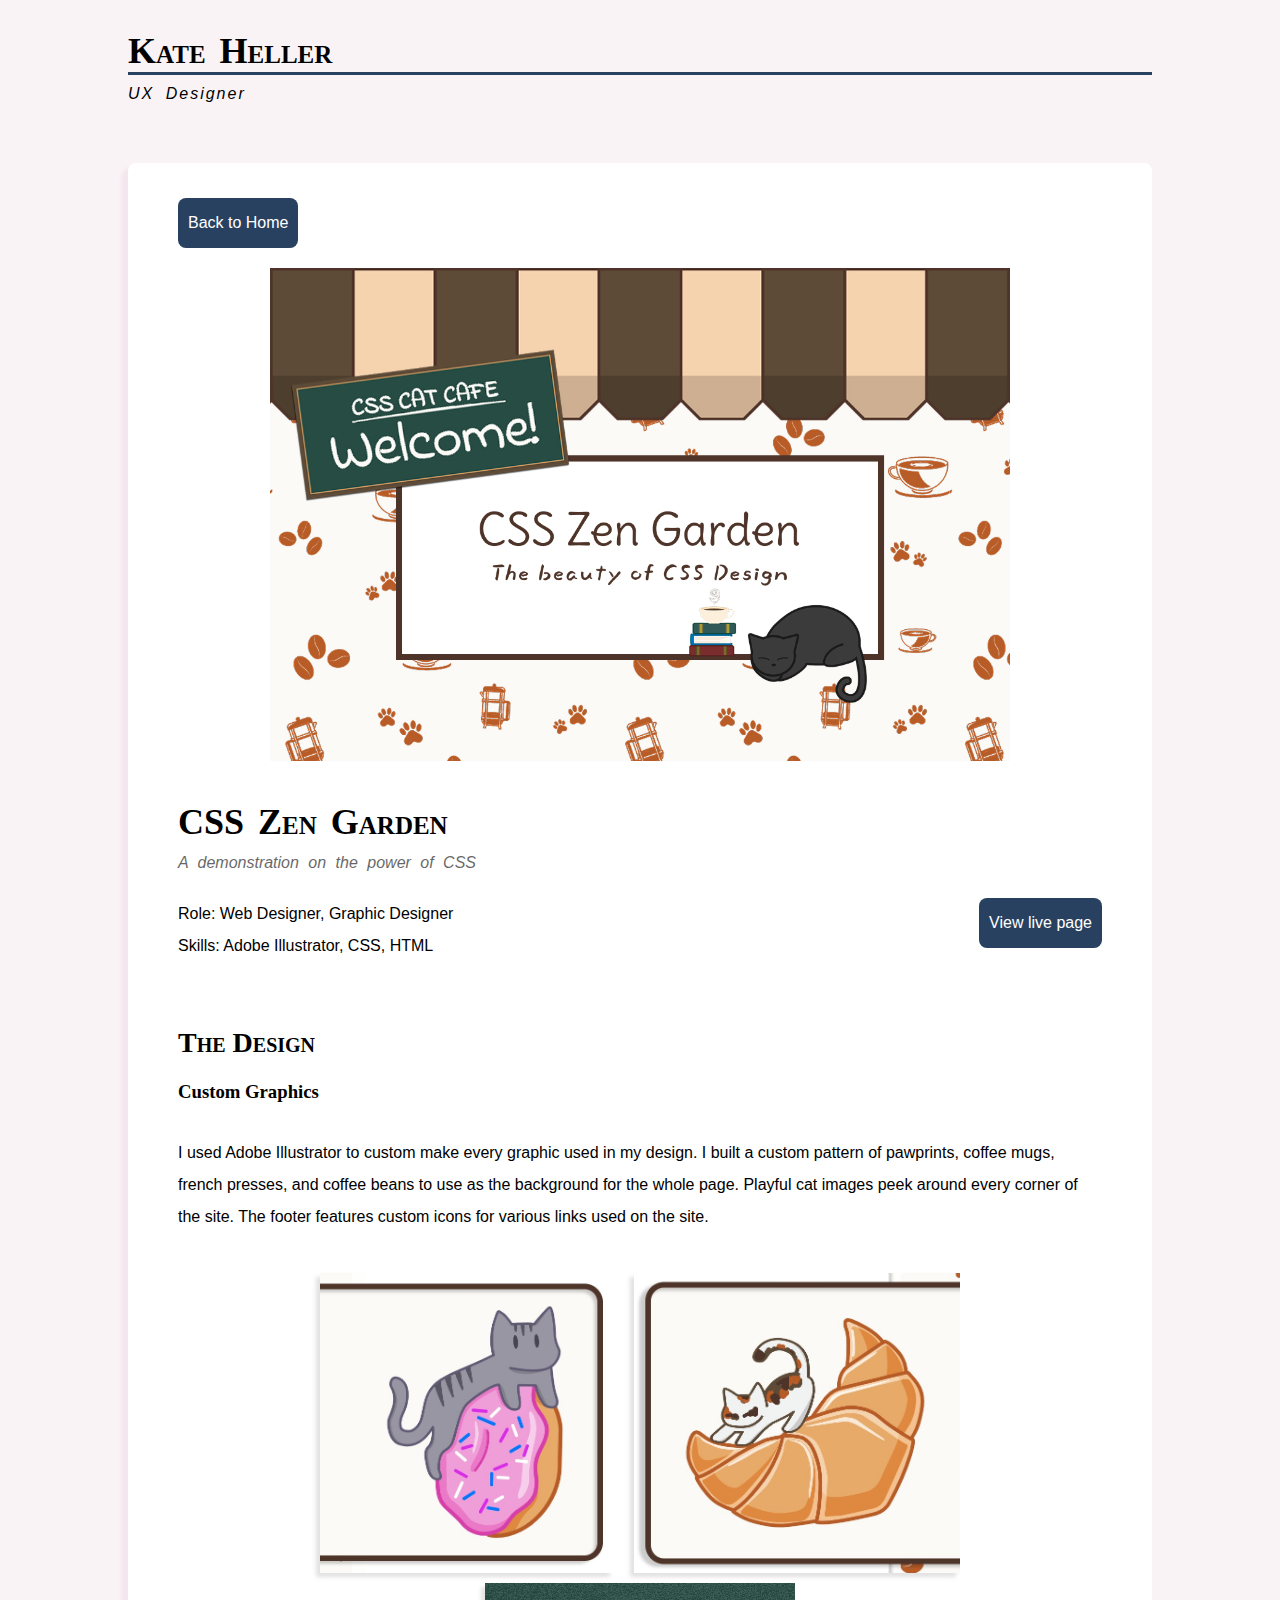
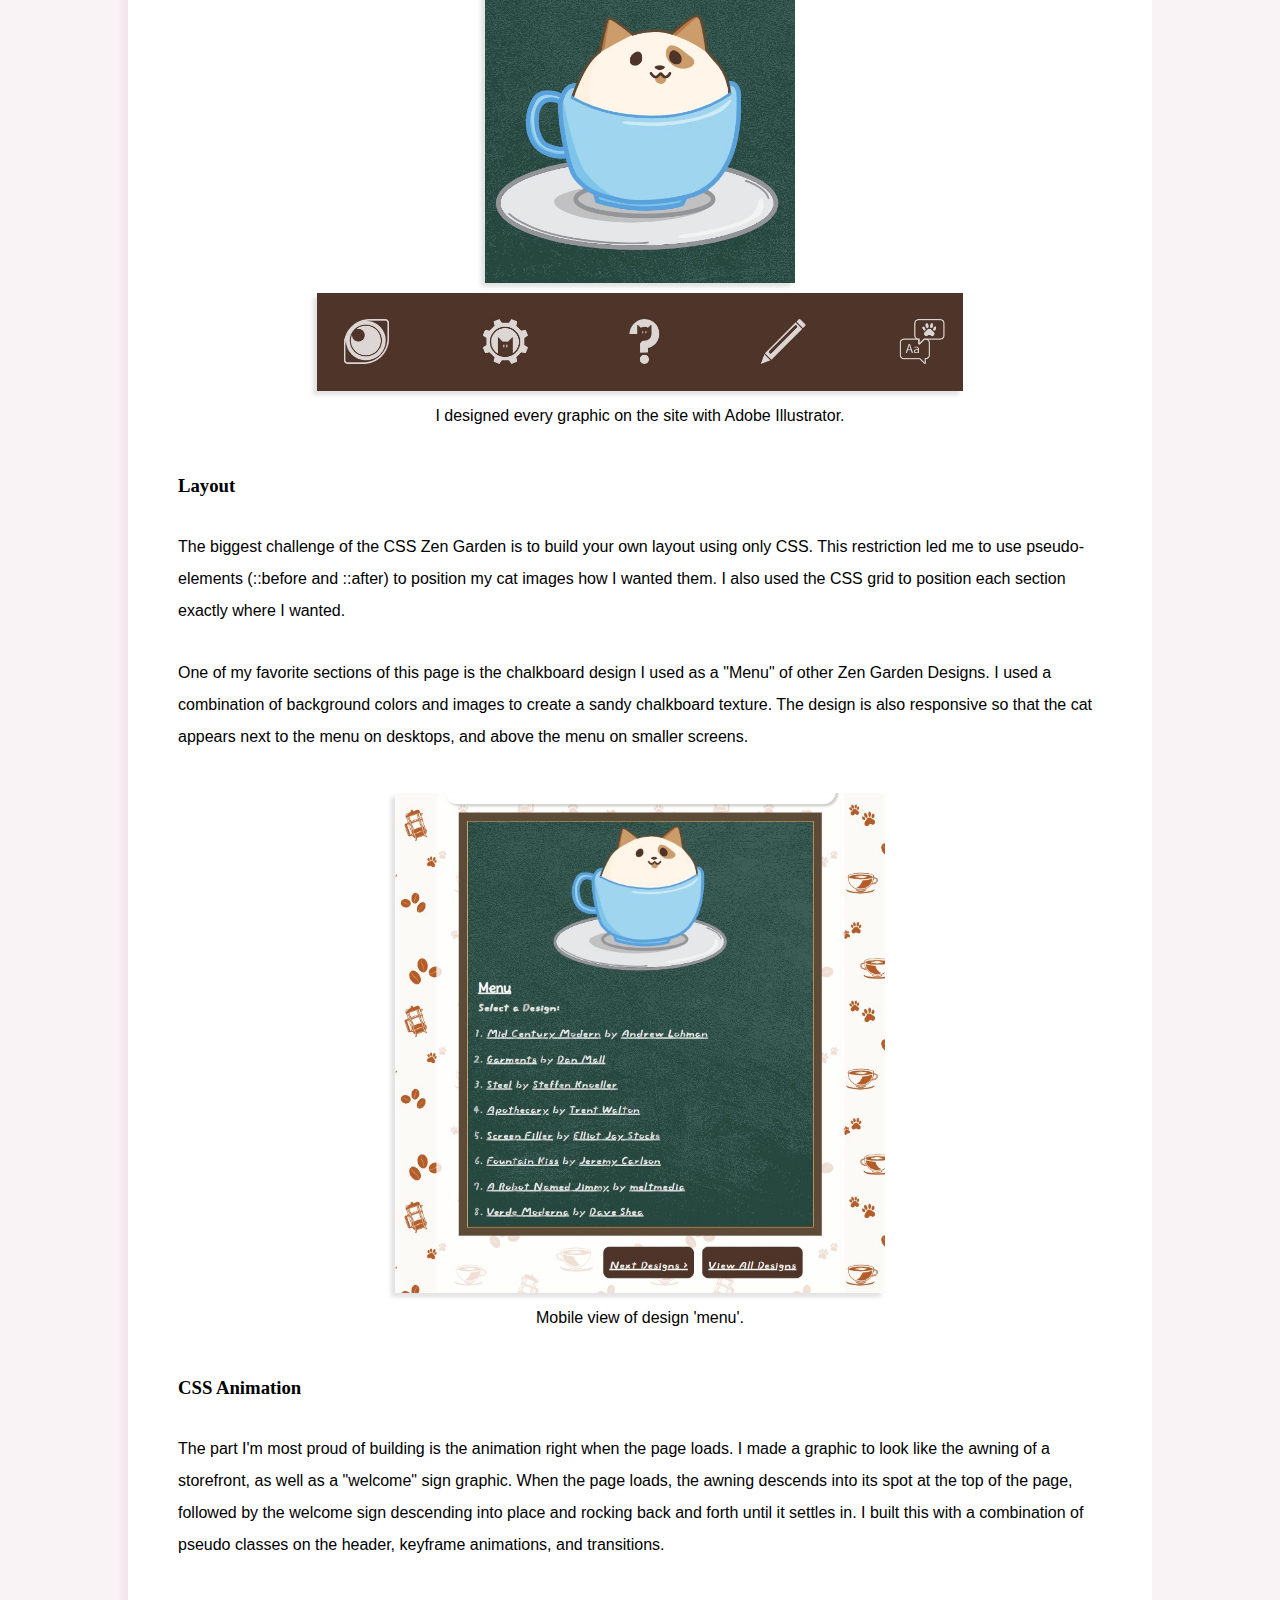
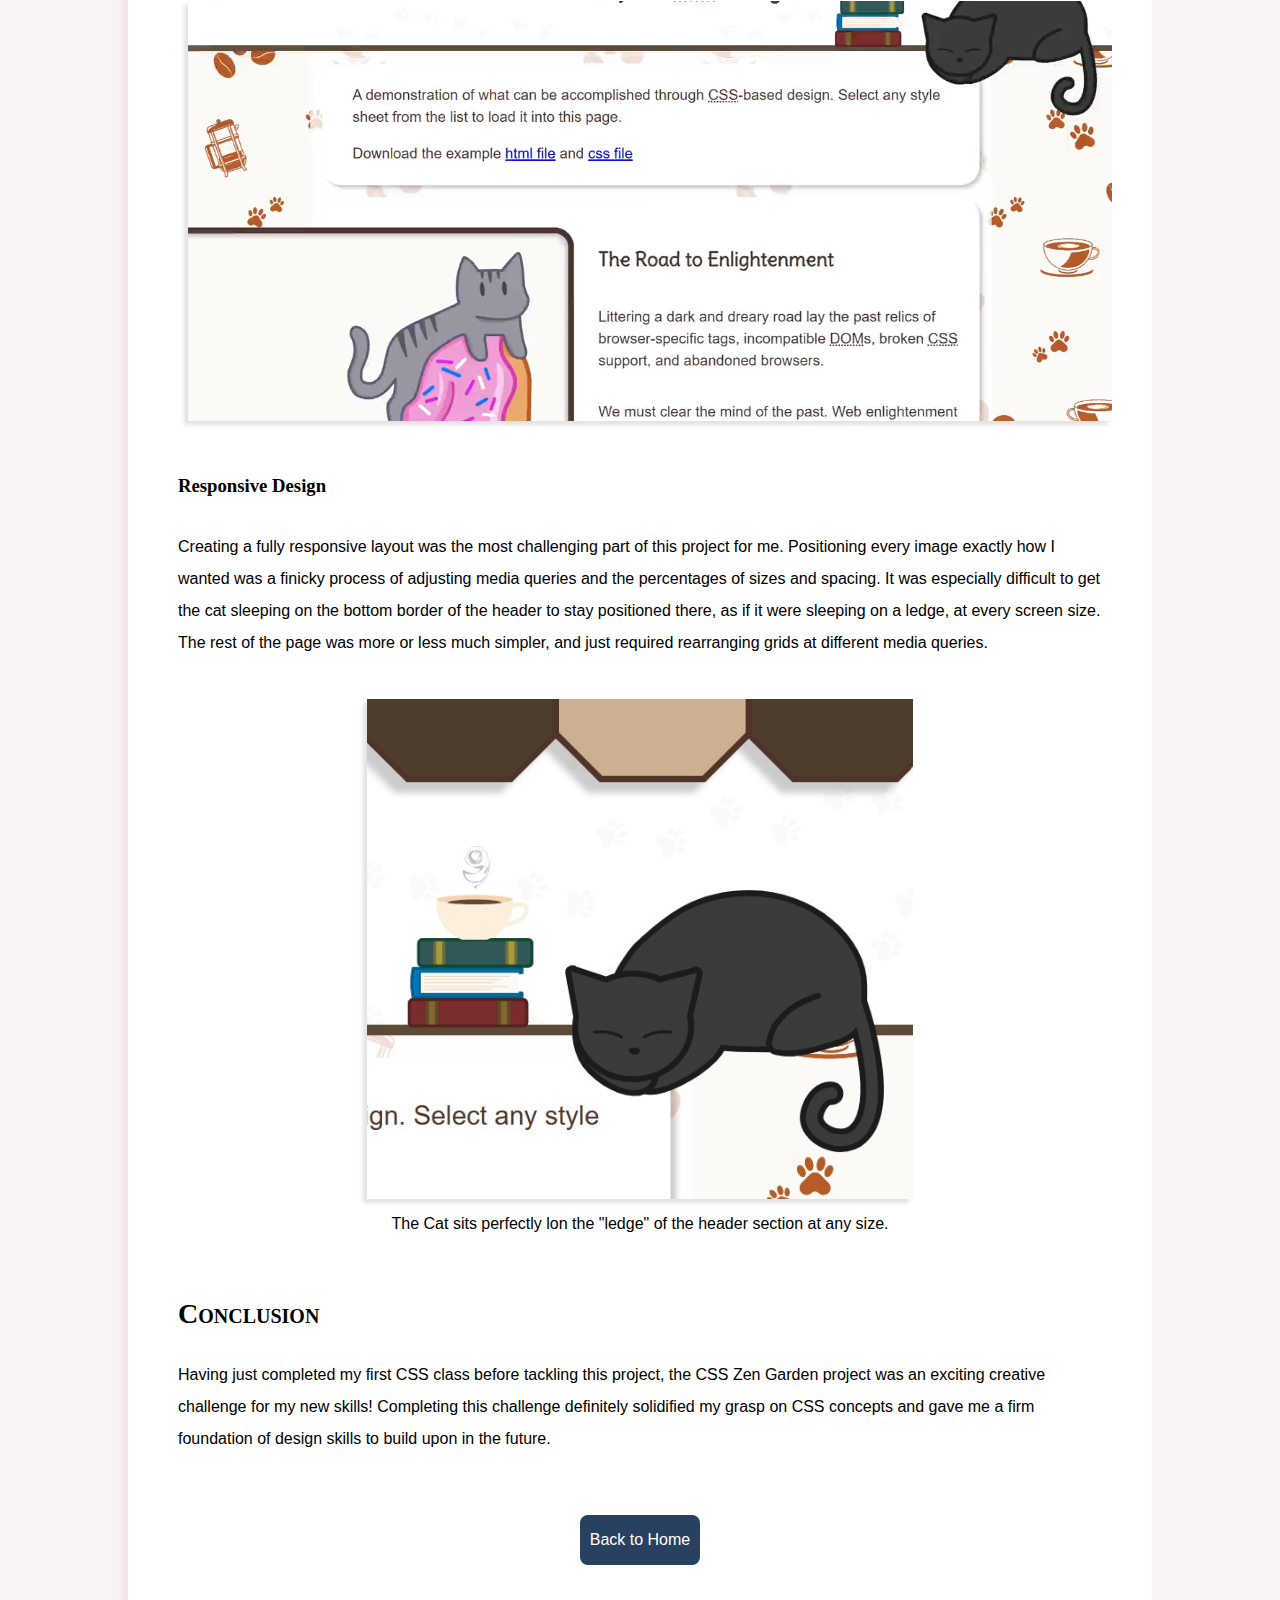
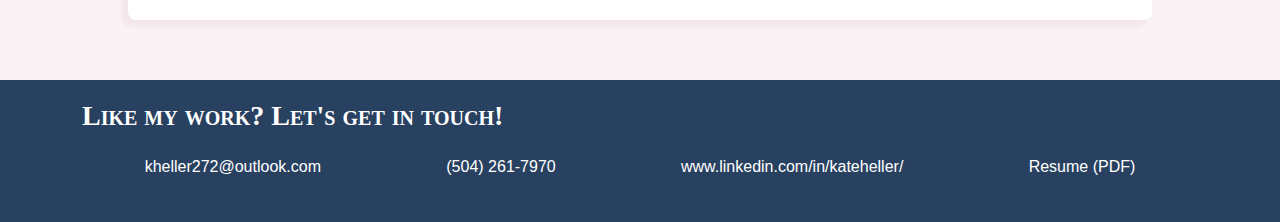
<file: Portfolio Site/case-studies/zengarden.html>
<!doctype html>
<html><!-- InstanceBegin template="/Templates/case-study-template.dwt" codeOutsideHTMLIsLocked="false" -->
<head>
<meta charset="utf-8">
<!-- InstanceBeginEditable name="doctitle" -->
<title>Kate Heller UX Design | CSS Zen Garden Cat Cafe</title>
<!-- InstanceEndEditable -->
<link href="../styles.css" rel="stylesheet" type="text/css">
	<link rel="icon" type="image/png" href="../assets/favicon.png">
<!-- InstanceBeginEditable name="head" -->
<!-- InstanceEndEditable -->
</head>

<body>
<header>
	<div class="logo"><a href="../index.html">Kate Heller</a></div>
    <aside>UX Designer</aside>
  </header>
<main>
  <!-- InstanceBeginEditable name="EditRegion3" -->
  <section class="case-study">
	<div><a class="button" href="../index.html">Back to Home</a></div>
    <div class="thumbnail">
		<img src="../images/css-garden-thumbnail-1.jpg" alt="CSS Zen Garden Hero" class="thumbnail-img">
	</div>
<div class="project-intro study-section">
      <h1>CSS Zen Garden</h1>
      <aside>A demonstration on the power of CSS</aside>
	<div class="summary">
	<div class="role">
		<p>Role: Web Designer, Graphic Designer</p>
		<p>Skills: Adobe Illustrator, CSS, HTML</p>
		</div>
		<a href="https://kat-heller272.github.io/zengarden-catcafe/" target="_blank" class="button">View live page</a>
	</div>
    </div>
	<div class="the-design study-section">
	<h2>The Design</h2>
    <div class="custom-graphics">
<h3>Custom Graphics</h3>
      <p>I used Adobe Illustrator to custom make every graphic used in my design. I built a custom pattern of pawprints, coffee mugs, french presses, and coffee beans to use as the background for the whole page. Playful cat images peek around every corner of the site. The footer features custom icons for various links used on the site.</p>
      <figure class="study-img">
		  <img src="../images/zengarden/donutcat.jpg" alt="Cat sitting on a donut"/><img src="../images/zengarden/croissantcat.jpg" alt="Cat sitting on a croissant"/><img src="../images/zengarden/teacupcat.jpg" alt="Cat sitting in a teacup"/><img src="../images/zengarden/footer-icons.jpg" alt="Navigation bar with custom cat-themed icons"/>
<figcaption>I designed every graphic on the site with Adobe Illustrator.</figcaption>
      </figure>
    </div>
    <div class="layout">
      <h3>Layout</h3>
      <p>The biggest challenge of the CSS Zen Garden is to build your own layout using only CSS. This restriction led me to use pseudo-elements (::before and ::after) to position my cat images how I wanted them. I also used the CSS grid to position each section exactly where I wanted.</p>
      <p>One of my favorite sections of this page is the chalkboard design I used as a "Menu" of other Zen Garden Designs. I used a combination of background colors and images to create a sandy chalkboard texture. The design is also responsive so that the cat appears next to the menu on desktops, and above the menu on smaller screens.</p>
      <figure class="study-img"><img src="../images/zengarden/chalkboard-menu.jpg" alt="Chalkboard 'menu' of other designs"/>
        <figcaption>Mobile view of design 'menu'.</figcaption>
      </figure>
    </div>
    <div class="animation">
      <h3>CSS Animation</h3>
      <p>The part I'm most proud of building is the animation right when the page loads. I made a graphic to look like the awning of a storefront, as well as a "welcome" sign graphic. When the page loads, the awning descends into its spot at the top of the page, followed by the welcome sign descending into place and rocking back and forth until it settles in. I built this with a combination of pseudo classes on the header, keyframe animations, and transitions.</p>
		<figure class="study-img">
          <video autoplay loop muted>
            <source src="../images/zengarden/animation.mp4" type="video/mp4">
          </video>
        </figure>
    </div>
    <div class="responsive">
      <h3>Responsive Design</h3>
      <p>Creating a fully responsive layout was the most challenging part of this project for me. Positioning every image exactly how I wanted was a finicky process of adjusting media queries and the percentages of sizes and spacing. It was especially difficult to get the cat sleeping on the bottom border of the header to stay positioned there, as if it were sleeping on a ledge, at every screen size. The rest of the page was more or less much simpler, and just required rearranging grids at different media queries.</p>
      <figure class="study-img"><img src="../images/zengarden/sleepycat.jpg" alt="Cat sleeping perched on ledge">
        <figcaption>The Cat sits perfectly lon the "ledge" of the header section at any size.</figcaption>
      </figure>
    </div>
	</div>
    <div class="conclusion study-section">
      <h2>Conclusion</h2>
      <p>Having just completed my first CSS class before tackling this project, the CSS Zen Garden project was an exciting creative challenge for my new skills! Completing this challenge definitely solidified my grasp on CSS concepts and gave me a firm foundation of design skills to build upon in the future.</p>
    </div>
	 <div class="bottom-home"><a class="button" href="../index.html">Back to Home</a></div>
  </section>
<!-- InstanceEndEditable --> </main>
<footer>
  <div class="footer-content">
    <h2>Like my work? Let's get in touch!</h2>
    <ul>
      <li> <a href="mailto:kheller272@outlook.com">kheller272@outlook.com</a></li>
      <li>(504) 261-7970</li>
      <li> <a href="https://www.linkedin.com/in/kateheller/" target="_blank">www.linkedin.com/in/kateheller/</a></li>
      <li><a href="assets/Kate_Heller_Resume2026.pdf" target="_blank">Resume (PDF)</a></li>
    </ul>
  </div>
</footer>
</body>
<!-- InstanceEnd --></html>
</file>
<file: styles.css>
@charset "utf-8";
body {
    margin-top: 0px;
    margin-bottom: 0px;
    margin-left: 0px;
    margin-right: 0px;
    font-family: Gotham, "Helvetica Neue", Helvetica, Arial, sans-serif;
    background-color: rgba(250,243,246,1.00);
}
h1, h2, h3, .logo {
    font-family: Baskerville, "Palatino Linotype", Palatino, "Century Schoolbook L", "Times New Roman", serif;	
}
h1, .logo {
    font-weight: bolder;
    font-variant: small-caps;
	font-size: 36px;
    letter-spacing: 0px;
	line-height: 42px;
    word-spacing: 5px;
	margin-top: 30px;
	margin-bottom: 5px;
}
h2 {
    font-weight: 600;
	font-size: 28px;
    font-variant: small-caps;
	margin: 40px 0px 10px;
}
h2:first-child {
    margin-top: 0px;
}
h3 {
    font-weight: 600;
    font-variant: normal;
}
aside {
    letter-spacing: 2px;
    word-spacing: 5px;
	font-style: italic;
}
p {
	font-size: 16px;
	line-height: 32px;
	margin: 30px 0px;
}
cite {
	display: block;
}
.logo a {
	color: black;
	text-decoration: none;
}
.case-study aside {
	letter-spacing: 0px;
	opacity: 0.6;
}
main {
	width: 80%;
    max-width: 1200px;
    margin-left: auto;
    margin-right: auto;
}
.text {
	width: 100%;
    margin-left: auto;
    margin-right: auto;
	margin-bottom: 100px;
}
header {
    width: 80%;
	margin-left: auto;
	margin-right: auto;
}
header h1, header .logo {
    margin-bottom: 10px;
    border-bottom: medium solid rgba(41,65,96,1.00);
}
.skills, .about, .case-study {
    background-color: rgba(255,255,255);
    padding: 35px 50px;
    border-radius: 8px;
    margin: 60px 0px;
    line-height: 30px;
	box-shadow: -6px 6px 4px 1px rgba(244,230,236,1.00);
}
.skills-list {
	display: grid;
	grid-template-columns: repeat(2, 1fr);
}
.skills-list div ul {
	padding-left: 16px;
}
.gallery {
    display: grid;
    grid-template-columns: repeat(2, 1fr);
    gap: 40px;
    padding: 30px;
    border-top: medium solid rgba(41,65,96,1.00);
    margin-bottom: 100px;
    margin-top: 60px;
}
.thumbnail {
	text-align: center;
}
.thumbnail-img {
	height: auto;
	width: 80%;
}
.gal-img img {
	height: auto;
	width: 100%;
	display: block
}
.gal-img {
	transition: all 0.2s ease-in-out;
}
.gal-img:hover {
    transform: scale(1.05);
    -webkit-box-shadow: -6px 6px 4px 1px rgba(244,230,236,1.00);
    box-shadow: -6px 6px 4px 1px rgba(244,230,236,1.00);
}



footer {
    background-color: rgba(41,65,96,1.00);
	padding: 20px;
	margin-top: 40px;
}
.footer-content {
    width: 90%;
    color: white;
    margin-left: auto;
    margin-right: auto;
}
.footer-content ul {
    list-style-type: none;
    display: flex;
    flex-direction: row;
    flex-wrap: wrap;
    justify-content: space-around;
    width: 100%;
    margin-right: auto;
    margin-left: auto;
    padding: 0px;
}
.footer-content ul li {
    padding: 10px;
}
.footer-content ul li a {
	color: white;
	text-decoration: none;
}
.footer-content ul li a:hover {
	text-decoration: underline;
}
.study-section {
	margin-bottom: 60px;
}
.study-img {
	width: 100%;
	max-width: 1000px;
	margin: 40px auto;
	text-align: center;
}
.gallery-section .study-img img {
	max-height: 400px;
	width: auto;
}
.custom-graphics .study-img img {
	max-height: 300px;
	max-width: 70%;
	width: auto;
}
.study-img img, .study-img video {
    max-width: 100%;
	height: auto;
    max-height: 500px;
	margin: 0px 10px;
    -webkit-box-shadow: -4px 4px 4px rgba(217,217,217,0.77);
    box-shadow: -4px 4px 4px rgba(217,217,217,0.77);
}
.button {
	background-color: rgba(41,65,96,1.00);
	padding: 10px;
	border-radius: 8px;
	display: inline-block;
	text-decoration: none;
	color: white;
	height: fit-content;
	transition: all .2s ease;
	margin-bottom: 20px;
}
.bottom-home {
	text-align: center;
}
.button:hover {
	transition: all .2s ease;
	background-color: rgba(60, 85, 120, 1.0);
	transform: scale(1.1);
}
.summary {
	display: flex;
	flex-wrap: wrap;
	justify-content: space-between;
	align-items: top;
	gap: 20px;
	margin-top: 20px;
}
.summary p {
	margin: 0px;
}
figcaption {
	margin-bottom: 20px;
}

@media (max-width: 768px) {
	.gallery {
		grid-template-columns: repeat(1, 1fr);
	}
	.thumbnail-img {
		width: 100%;
	}
	main {
		width: 90%;
	}
}
@media (max-width: 624px) {
	.skills-list {
		grid-template-columns: repeat(1, 1fr);
	}
}
.button {
}
</file>
<file: Portfolio Site/styles.css>
@charset "utf-8";
body {
    margin-top: 0px;
    margin-bottom: 0px;
    margin-left: 0px;
    margin-right: 0px;
    font-family: Gotham, "Helvetica Neue", Helvetica, Arial, sans-serif;
    background-color: rgba(250,243,246,1.00);
}
h1, h2, h3, .logo {
    font-family: Baskerville, "Palatino Linotype", Palatino, "Century Schoolbook L", "Times New Roman", serif;	
}
h1, .logo {
    font-weight: bolder;
    font-variant: small-caps;
	font-size: 36px;
    letter-spacing: 0px;
	line-height: 42px;
    word-spacing: 5px;
	margin-top: 30px;
	margin-bottom: 5px;
}
h2 {
    font-weight: 600;
	font-size: 28px;
    font-variant: small-caps;
	margin: 40px 0px 10px;
}
h2:first-child {
    margin-top: 0px;
}
h3 {
    font-weight: 600;
    font-variant: normal;
}
aside {
    letter-spacing: 2px;
    word-spacing: 5px;
	font-style: italic;
}
p {
	font-size: 16px;
	line-height: 32px;
	margin: 30px 0px;
}
cite {
	display: block;
}
.logo a {
	color: black;
	text-decoration: none;
}
.case-study aside {
	letter-spacing: 0px;
	opacity: 0.6;
}
main {
	width: 80%;
    max-width: 1200px;
    margin-left: auto;
    margin-right: auto;
}
.text {
	width: 100%;
    margin-left: auto;
    margin-right: auto;
	margin-bottom: 100px;
}
header {
    width: 80%;
	margin-left: auto;
	margin-right: auto;
}
header h1, header .logo {
    margin-bottom: 10px;
    border-bottom: medium solid rgba(41,65,96,1.00);
}
.skills, .about, .case-study {
    background-color: rgba(255,255,255);
    padding: 35px 50px;
    border-radius: 8px;
    margin: 60px 0px;
    line-height: 30px;
	box-shadow: -6px 6px 4px 1px rgba(244,230,236,1.00);
}
.skills-list {
	display: grid;
	grid-template-columns: repeat(2, 1fr);
}
.skills-list div ul {
	padding-left: 16px;
}
.gallery {
    display: grid;
    grid-template-columns: repeat(2, 1fr);
    gap: 40px;
    padding: 30px;
    border-top: medium solid rgba(41,65,96,1.00);
    margin-bottom: 100px;
    margin-top: 60px;
}
.thumbnail {
	text-align: center;
}
.thumbnail-img {
	height: auto;
	width: 80%;
}
.gal-img img {
	height: auto;
	width: 100%;
	display: block
}
.gal-img {
	transition: all 0.2s ease-in-out;
}
.gal-img:hover {
    transform: scale(1.05);
    -webkit-box-shadow: -6px 6px 4px 1px rgba(244,230,236,1.00);
    box-shadow: -6px 6px 4px 1px rgba(244,230,236,1.00);
}



footer {
    background-color: rgba(41,65,96,1.00);
	padding: 20px;
	margin-top: 40px;
}
.footer-content {
    width: 90%;
    color: white;
    margin-left: auto;
    margin-right: auto;
}
.footer-content ul {
    list-style-type: none;
    display: flex;
    flex-direction: row;
    flex-wrap: wrap;
    justify-content: space-around;
    width: 100%;
    margin-right: auto;
    margin-left: auto;
    padding: 0px;
}
.footer-content ul li {
    padding: 10px;
}
.footer-content ul li a {
	color: white;
	text-decoration: none;
}
.footer-content ul li a:hover {
	text-decoration: underline;
}
.study-section {
	margin-bottom: 60px;
}
.study-img {
	width: 100%;
	max-width: 1000px;
	margin: 40px auto;
	text-align: center;
}
.gallery-section .study-img img {
	max-height: 400px;
	width: auto;
}
.custom-graphics .study-img img {
	max-height: 300px;
	max-width: 70%;
	width: auto;
}
.study-img img, .study-img video {
    max-width: 100%;
	height: auto;
    max-height: 500px;
	margin: 0px 10px;
    -webkit-box-shadow: -4px 4px 4px rgba(217,217,217,0.77);
    box-shadow: -4px 4px 4px rgba(217,217,217,0.77);
}
.button {
	background-color: rgba(41,65,96,1.00);
	padding: 10px;
	border-radius: 8px;
	display: inline-block;
	text-decoration: none;
	color: white;
	height: fit-content;
	transition: all .2s ease;
	margin-bottom: 20px;
}
.bottom-home {
	text-align: center;
}
.button:hover {
	transition: all .2s ease;
	background-color: rgba(60, 85, 120, 1.0);
	transform: scale(1.1);
}
.summary {
	display: flex;
	flex-wrap: wrap;
	justify-content: space-between;
	align-items: top;
	gap: 20px;
	margin-top: 20px;
}
.summary p {
	margin: 0px;
}
figcaption {
	margin-bottom: 20px;
}

@media (max-width: 768px) {
	.gallery {
		grid-template-columns: repeat(1, 1fr);
	}
	.thumbnail-img {
		width: 100%;
	}
	main {
		width: 90%;
	}
}
@media (max-width: 624px) {
	.skills-list {
		grid-template-columns: repeat(1, 1fr);
	}
}
.button {
}
</file>
